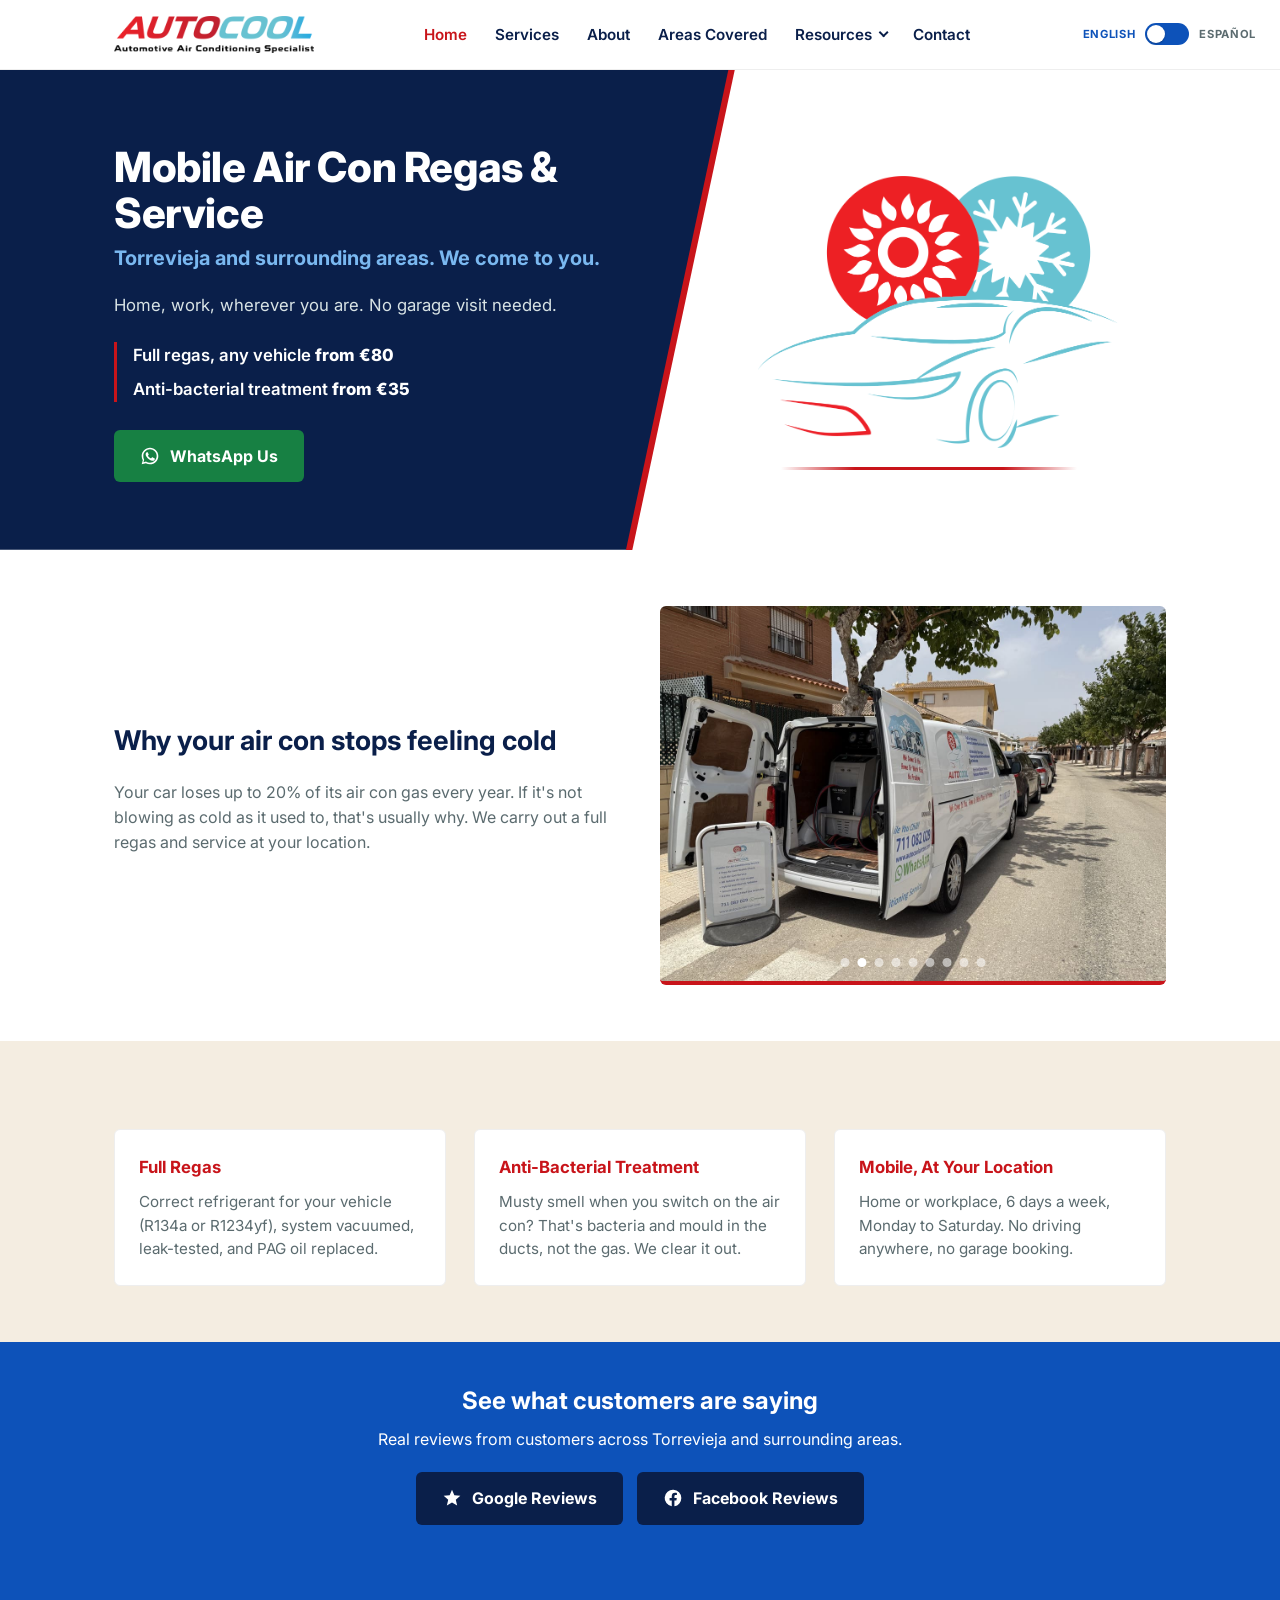
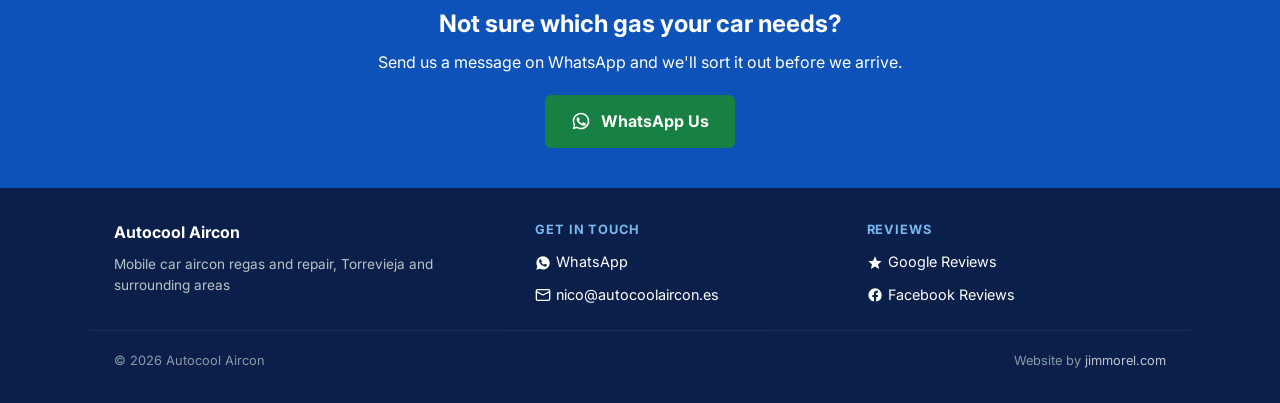
<file: index.html>
<!doctype html>
<html lang="en">
	<head>
		<meta charset="UTF-8" />
		<meta name="viewport" content="width=device-width, initial-scale=1.0" />
		<link rel="icon" href="assets/img/favicon/favicon.ico" sizes="any">
		<link rel="icon" href="assets/img/favicon/favicon-32x32.png" type="image/png" sizes="32x32">
		<link rel="icon" href="assets/img/favicon/favicon-16x16.png" type="image/png" sizes="16x16">
		<link rel="apple-touch-icon" href="assets/img/favicon/apple-touch-icon.png">
		<title>
			Mobile Air Con Regas &amp; Service in Torrevieja | Autocool Aircon
		</title>
		<meta
			name="description"
			content="Mobile car air conditioning regas and service in Torrevieja and surrounding areas. We come to you, home or workplace. WhatsApp Autocool Aircon today."
		/>
		<meta property="og:type" content="website">
		<meta property="og:url" content="https://autocoolaircon.es/">
		<meta property="og:title" content="Mobile Air Con Regas &amp; Service in Torrevieja | Autocool Aircon">
		<meta property="og:description" content="Mobile car air conditioning regas and service in Torrevieja and surrounding areas. We come to you, home or workplace. WhatsApp Autocool Aircon today.">
		<meta property="og:image" content="https://autocoolaircon.es/assets/img/autocool-nico-with-van.jpg">
		<meta property="og:locale" content="en_ES">
		<meta property="fb:app_id" content="2086095632289372">
		<meta name="facebook-domain-verification" content="1pw8xvr8mnqrois6jhisk7rmgft6io" />
		<meta name="twitter:card" content="summary_large_image">
		<meta name="twitter:title" content="Mobile Air Con Regas &amp; Service in Torrevieja | Autocool Aircon">
		<meta name="twitter:description" content="Mobile car air conditioning regas and service in Torrevieja and surrounding areas. We come to you, home or workplace. WhatsApp Autocool Aircon today.">
		<meta name="twitter:image" content="https://autocoolaircon.es/assets/img/autocool-nico-with-van.jpg">
		<link rel="canonical" href="https://autocoolaircon.es/index.html" />
		<link rel="alternate" hreflang="en" href="https://autocoolaircon.es/index.html" />
		<link rel="alternate" hreflang="es" href="https://autocoolaircon.es/es/index.html" />
		<link rel="alternate" hreflang="x-default" href="https://autocoolaircon.es/index.html" />
		<link rel="preconnect" href="https://fonts.googleapis.com" />
		<link rel="preconnect" href="https://fonts.gstatic.com" crossorigin />
		<link
			href="https://fonts.googleapis.com/css2?family=Inter:wght@400;600;700;800&display=swap"
			rel="stylesheet"
		/>
		<link rel="stylesheet" href="assets/css/style.css" />
		<noscript><style>
			@media (max-width: 760px) {
				nav.main-nav { max-height: none !important; overflow: visible !important; position: static !important; }
				.nav-toggle { display: none !important; }
				.nav-dropdown-menu { display: block !important; position: static !important; box-shadow: none !important; }
			}
		</style></noscript>
	</head>
	<body>
		<header class="site-header">
			<div class="container">
				<a href="./" class="logo-mark">
					<img
						src="assets/img/logo/autocool-wordmark.png"
						alt="Autocool Aircon: Automotive Air Conditioning Specialist"
						class="logo-img"
						width="1000" height="184"
					/>
				</a>
				<nav class="main-nav" id="main-nav">
					<ul>
						<li><a href="index.html" class="active">Home</a></li>
						<li><a href="services.html">Services</a></li>
						<li><a href="about.html">About</a></li>
						<li><a href="areas.html">Areas Covered</a></li>
						<li class="nav-item-dropdown">
							<button class="nav-dropdown-toggle" type="button" aria-haspopup="true" aria-expanded="false">
								Resources
								<span class="nav-dropdown-caret" aria-hidden="true"></span>
							</button>
							<ul class="nav-dropdown-menu">
								<li><a href="faq.html">FAQ</a></li>
							</ul>
						</li>
						<li><a href="contact.html">Contact</a></li>
					</ul>
				</nav>
				<div class="lang-toggle">
					<a
						class="lang-toggle-link"
						href="es/index.html"
						aria-label="Switch to Spanish"
					>
						<span class="lang-toggle-label" data-lang="en">ENGLISH</span>
						<span class="lang-toggle-switch"
							><span class="lang-toggle-handle"></span
						></span>
						<span class="lang-toggle-label" data-lang="es">ESPAÑOL</span>
					</a>
					<div class="lang-switcher-mobile">
						<a class="lang-switcher-label" data-lang="en" href="index.html">EN</a>
						<span class="lang-sep" aria-hidden="true">/</span>
						<a class="lang-switcher-label" data-lang="es" href="es/index.html">ES</a>
					</div>
				</div>
				<button class="nav-toggle" aria-expanded="false" aria-label="Open navigation" aria-controls="main-nav">
					<span class="nav-toggle-bar"></span>
					<span class="nav-toggle-bar"></span>
					<span class="nav-toggle-bar"></span>
				</button>
			</div>
		</header>

		<section class="hero">
			<div class="container">
				<div>
					<h1>Mobile Air Con Regas &amp; Service</h1>
					<p class="hero-location">
						Torrevieja and surrounding areas. We come to you.
					</p>
					<p class="lede">
						Home, work, wherever you are. No garage visit needed.
					</p>
					<div class="hero-offer">
						<span class="hero-offer-line"
							>Full regas, any vehicle
							<span class="amount">from €80</span></span
						>
						<span class="hero-offer-line"
							>Anti-bacterial treatment
							<span class="amount">from €35</span></span
						>
					</div>
					<a
						class="btn-whatsapp"
						href="https://wa.me/34711082029"
						target="_blank"
						rel="noopener"
						><svg viewBox="0 0 24 24" fill="currentColor" aria-hidden="true">
							<path
								d="M12 2C6.48 2 2 6.48 2 12c0 1.85.5 3.58 1.36 5.07L2 22l5.07-1.33A9.93 9.93 0 0 0 12 22c5.52 0 10-4.48 10-10S17.52 2 12 2zm0 18c-1.6 0-3.1-.43-4.4-1.18l-.32-.18-3.1.81.83-3.02-.2-.32A7.9 7.9 0 0 1 4 12c0-4.42 3.58-8 8-8s8 3.58 8 8-3.58 8-8 8zm4.4-5.6c-.24-.12-1.43-.7-1.65-.78-.22-.08-.38-.12-.54.12-.16.24-.62.78-.76.94-.14.16-.28.18-.52.06-.24-.12-1.02-.38-1.94-1.2-.72-.64-1.2-1.43-1.34-1.67-.14-.24-.02-.37.1-.49.12-.12.27-.31.4-.47.13-.16.17-.27.27-.45.1-.18.05-.33-.02-.45-.07-.12-.6-1.45-.82-1.99-.22-.53-.44-.46-.6-.47-.16-.01-.34-.01-.52-.01-.18 0-.47.07-.72.32-.25.25-.96.94-.96 2.29 0 1.35.98 2.65 1.12 2.83.14.18 1.92 2.93 4.65 4 2.73 1.07 2.73.71 3.22.67.49-.04 1.59-.65 1.81-1.28.22-.63.22-1.17.16-1.28-.06-.11-.24-.18-.48-.3z"
							/></svg>WhatsApp Us</a
					>
				</div>
				<div class="hero-icon-panel">
					<img src="assets/img/logo/autocool-icon.png" alt="Autocool Aircon" />
				</div>
			</div>
		</section>

		<section class="block fade-in">
			<div class="container split">
				<div>
					<h2>Why your air con stops feeling cold</h2>
					<p class="muted-text">
						Your car loses up to 20% of its air con gas every year. If it's not
						blowing as cold as it used to, that's usually why. We carry out a
						full regas and service at your location.
					</p>
				</div>
				<div class="fade-slideshow">
					<img
						src="assets/img/autocool-nico-with-van.jpg"
						alt="Nico from Autocool Aircon beside the mobile air con service van"
						class="fade-slide is-active"
						loading="lazy"
					/>
					<img
						src="assets/img/autocool-van-service-open.jpg"
						alt="Autocool Aircon service van with the rear doors open, equipment ready"
						class="fade-slide"
						loading="lazy"
					/>
					<img
						src="assets/img/autocool-aircon-equipment-detail.jpg"
						alt="Autocool refrigerant recovery and recharge units used for the vacuum and regas process"
						class="fade-slide"
						loading="lazy"
					/>
					<img
						src="assets/img/contact-van-roadside.jpg"
						alt="Autocool Aircon van providing a roadside mobile air con service"
						class="fade-slide"
						loading="lazy"
					/>
					<img
						src="assets/img/van-side.jpg"
						alt="Autocool Aircon service van parked at the roadside"
						class="fade-slide"
						loading="lazy"
					/>
					<img
						src="assets/img/gas-in-progress_1.jpg"
						alt="Air con regas hoses connected under the bonnet during a service"
						class="fade-slide"
						loading="lazy"
					/>
					<img
						src="assets/img/gas-in-progress_2.jpg"
						alt="Air con regas hoses connected to a car engine bay during a service"
						class="fade-slide"
						loading="lazy"
					/>
					<img
						src="assets/img/van-onsite-service.jpeg"
						alt="Autocool Aircon van and a customer's car parked side by side during an onsite service"
						class="fade-slide"
						loading="lazy"
					/>
					<img
						src="assets/img/gas-in-progress_3.jpg"
						alt="Air con regas hoses connected under the bonnet of a sports car during a service"
						class="fade-slide"
						loading="lazy"
					/>
					<div class="fade-slideshow-dots">
						<button type="button" class="fade-slideshow-dot is-active" aria-label="Show image 1"></button>
						<button type="button" class="fade-slideshow-dot" aria-label="Show image 2"></button>
						<button type="button" class="fade-slideshow-dot" aria-label="Show image 3"></button>
						<button type="button" class="fade-slideshow-dot" aria-label="Show image 4"></button>
						<button type="button" class="fade-slideshow-dot" aria-label="Show image 5"></button>
						<button type="button" class="fade-slideshow-dot" aria-label="Show image 6"></button>
						<button type="button" class="fade-slideshow-dot" aria-label="Show image 7"></button>
						<button type="button" class="fade-slideshow-dot" aria-label="Show image 8"></button>
						<button type="button" class="fade-slideshow-dot" aria-label="Show image 9"></button>
					</div>
				</div>
			</div>
		</section>

		<section class="block alt fade-in">
			<div class="container">
				<div class="grid-3">
					<div class="card">
						<h3>Full Regas</h3>
						<p>
							Correct refrigerant for your vehicle (R134a or R1234yf), system
							vacuumed, leak-tested, and PAG oil replaced.
						</p>
					</div>
					<div class="card">
						<h3>Anti-Bacterial Treatment</h3>
						<p>
							Musty smell when you switch on the air con? That's bacteria and
							mould in the ducts, not the gas. We clear it out.
						</p>
					</div>
					<div class="card">
						<h3>Mobile, At Your Location</h3>
						<p>
							Home or workplace, 6 days a week, Monday to Saturday. No driving
							anywhere, no garage booking.
						</p>
					</div>
				</div>
			</div>
		</section>

		<section class="cta-band fade-in">
			<div class="container">
				<h2>See what customers are saying</h2>
				<p>Real reviews from customers across Torrevieja and surrounding areas.</p>
				<div class="hero-cta-row justify-center">
					<a
						class="btn-primary"
						href="https://g.page/r/CTNVt-OQogbFEBM/review"
						target="_blank"
						rel="noopener"
						><svg viewBox="0 0 24 24" fill="currentColor" aria-hidden="true"><path d="M12 17.27 18.18 21l-1.64-7.03L22 9.24l-7.19-.61L12 2 9.19 8.63 2 9.24l5.46 4.73L5.82 21z" /></svg
						>Google Reviews</a
					>
					<a
						class="btn-primary"
						href="https://www.facebook.com/autocoolaircon/reviews"
						target="_blank"
						rel="noopener"
						><svg viewBox="0 0 24 24" fill="currentColor" aria-hidden="true"><path d="M22 12a10 10 0 1 0-11.5 9.87v-6.98H7.9V12h2.6V9.8c0-2.57 1.53-3.99 3.87-3.99 1.12 0 2.3.2 2.3.2v2.53h-1.3c-1.28 0-1.68.8-1.68 1.62V12h2.86l-.46 2.89h-2.4v6.98A10 10 0 0 0 22 12z" /></svg
						>Facebook Reviews</a
					>
				</div>
			</div>
		</section>

		<section class="cta-band">
			<div class="container">
				<h2>Not sure which gas your car needs?</h2>
				<p>
					Send us a message on WhatsApp and we'll sort it out before we arrive.
				</p>
				<a
					class="btn-whatsapp"
					href="https://wa.me/34711082029"
					target="_blank"
					rel="noopener"
					><svg viewBox="0 0 24 24" fill="currentColor" aria-hidden="true">
						<path
							d="M12 2C6.48 2 2 6.48 2 12c0 1.85.5 3.58 1.36 5.07L2 22l5.07-1.33A9.93 9.93 0 0 0 12 22c5.52 0 10-4.48 10-10S17.52 2 12 2zm0 18c-1.6 0-3.1-.43-4.4-1.18l-.32-.18-3.1.81.83-3.02-.2-.32A7.9 7.9 0 0 1 4 12c0-4.42 3.58-8 8-8s8 3.58 8 8-3.58 8-8 8zm4.4-5.6c-.24-.12-1.43-.7-1.65-.78-.22-.08-.38-.12-.54.12-.16.24-.62.78-.76.94-.14.16-.28.18-.52.06-.24-.12-1.02-.38-1.94-1.2-.72-.64-1.2-1.43-1.34-1.67-.14-.24-.02-.37.1-.49.12-.12.27-.31.4-.47.13-.16.17-.27.27-.45.1-.18.05-.33-.02-.45-.07-.12-.6-1.45-.82-1.99-.22-.53-.44-.46-.6-.47-.16-.01-.34-.01-.52-.01-.18 0-.47.07-.72.32-.25.25-.96.94-.96 2.29 0 1.35.98 2.65 1.12 2.83.14.18 1.92 2.93 4.65 4 2.73 1.07 2.73.71 3.22.67.49-.04 1.59-.65 1.81-1.28.22-.63.22-1.17.16-1.28-.06-.11-.24-.18-.48-.3z"
						/></svg>WhatsApp Us</a
				>
			</div>
		</section>

		<footer class="site-footer">
			<div class="container footer-columns">
				<div class="footer-col footer-brand">
					<p class="footer-brand-name">Autocool Aircon</p>
					<p class="footer-tagline">Mobile car aircon regas and repair, Torrevieja and surrounding areas</p>
				</div>
				<div class="footer-col">
					<p class="footer-col-heading">Get in touch</p>
					<a href="https://wa.me/34711082029" target="_blank" rel="noopener" class="footer-link"><svg aria-hidden="true" width="16" height="16" viewBox="0 0 24 24" fill="currentColor"><path d="M12.04 2C6.58 2 2.13 6.45 2.13 11.91c0 1.75.46 3.48 1.32 5.01L2 22l5.25-1.38c1.47.8 3.13 1.22 4.79 1.22h.01c5.46 0 9.91-4.45 9.91-9.91C21.96 6.45 17.5 2 12.04 2zm5.83 14.02c-.24.68-1.42 1.3-1.96 1.35-.5.05-1.13.07-1.83-.11-.42-.11-.96-.3-1.65-.6-2.9-1.25-4.79-4.17-4.94-4.36-.14-.19-1.18-1.57-1.18-3 0-1.42.75-2.12 1.02-2.41.27-.29.58-.36.78-.36.19 0 .39 0 .55.01.18.01.42-.07.65.5.24.58.82 2 .89 2.15.07.15.12.32.02.51-.09.19-.14.31-.27.48-.14.16-.29.36-.41.49-.14.14-.28.29-.12.57.16.28.71 1.17 1.52 1.9 1.05.94 1.93 1.23 2.21 1.37.28.14.44.12.61-.07.16-.19.68-.79.87-1.06.18-.27.37-.22.61-.13.25.09 1.58.75 1.85.88.27.14.45.2.51.32.06.11.06.66-.18 1.35z"/></svg>WhatsApp</a>
					<a href="mailto:nico@autocoolaircon.es" class="footer-link"><svg aria-hidden="true" width="16" height="16" viewBox="0 0 24 24" fill="none" stroke="currentColor" stroke-width="2" stroke-linecap="round" stroke-linejoin="round"><rect x="2" y="4" width="20" height="16" rx="2"/><path d="m22 7-10 5L2 7"/></svg>nico@autocoolaircon.es</a>
				</div>
				<div class="footer-col">
					<p class="footer-col-heading">Reviews</p>
					<a href="https://g.page/r/CTNVt-OQogbFEBM/review" target="_blank" rel="noopener" class="footer-link"><svg aria-hidden="true" width="16" height="16" viewBox="0 0 24 24" fill="currentColor"><path d="M12 17.27 18.18 21l-1.64-7.03L22 9.24l-7.19-.61L12 2 9.19 8.63 2 9.24l5.46 4.73L5.82 21z"/></svg>Google Reviews</a>
					<a href="https://www.facebook.com/autocoolaircon/reviews" target="_blank" rel="noopener" class="footer-link"><svg aria-hidden="true" width="16" height="16" viewBox="0 0 24 24" fill="currentColor"><path d="M22 12a10 10 0 1 0-11.5 9.87v-6.98H7.9V12h2.6V9.8c0-2.57 1.53-3.99 3.87-3.99 1.12 0 2.3.2 2.3.2v2.53h-1.3c-1.28 0-1.68.8-1.68 1.62V12h2.86l-.46 2.89h-2.4v6.98A10 10 0 0 0 22 12z"/></svg>Facebook Reviews</a>
				</div>
			</div>
			<div class="container footer-bottom">
				<span>&copy; 2026 Autocool Aircon</span>
				<span>Website by <a href="https://jimmorel.com" target="_blank" rel="noopener">jimmorel.com</a></span>
			</div>
		</footer>

		<script src="assets/js/scroll-fade.js"></script>
		<script src="assets/js/sticky-header.js"></script>
		<script src="assets/js/lang-switch.js"></script>
		<script src="assets/js/nav-toggle.js"></script>
		<script src="assets/js/fade-slideshow.js"></script>
	</body>
</html>
</file>
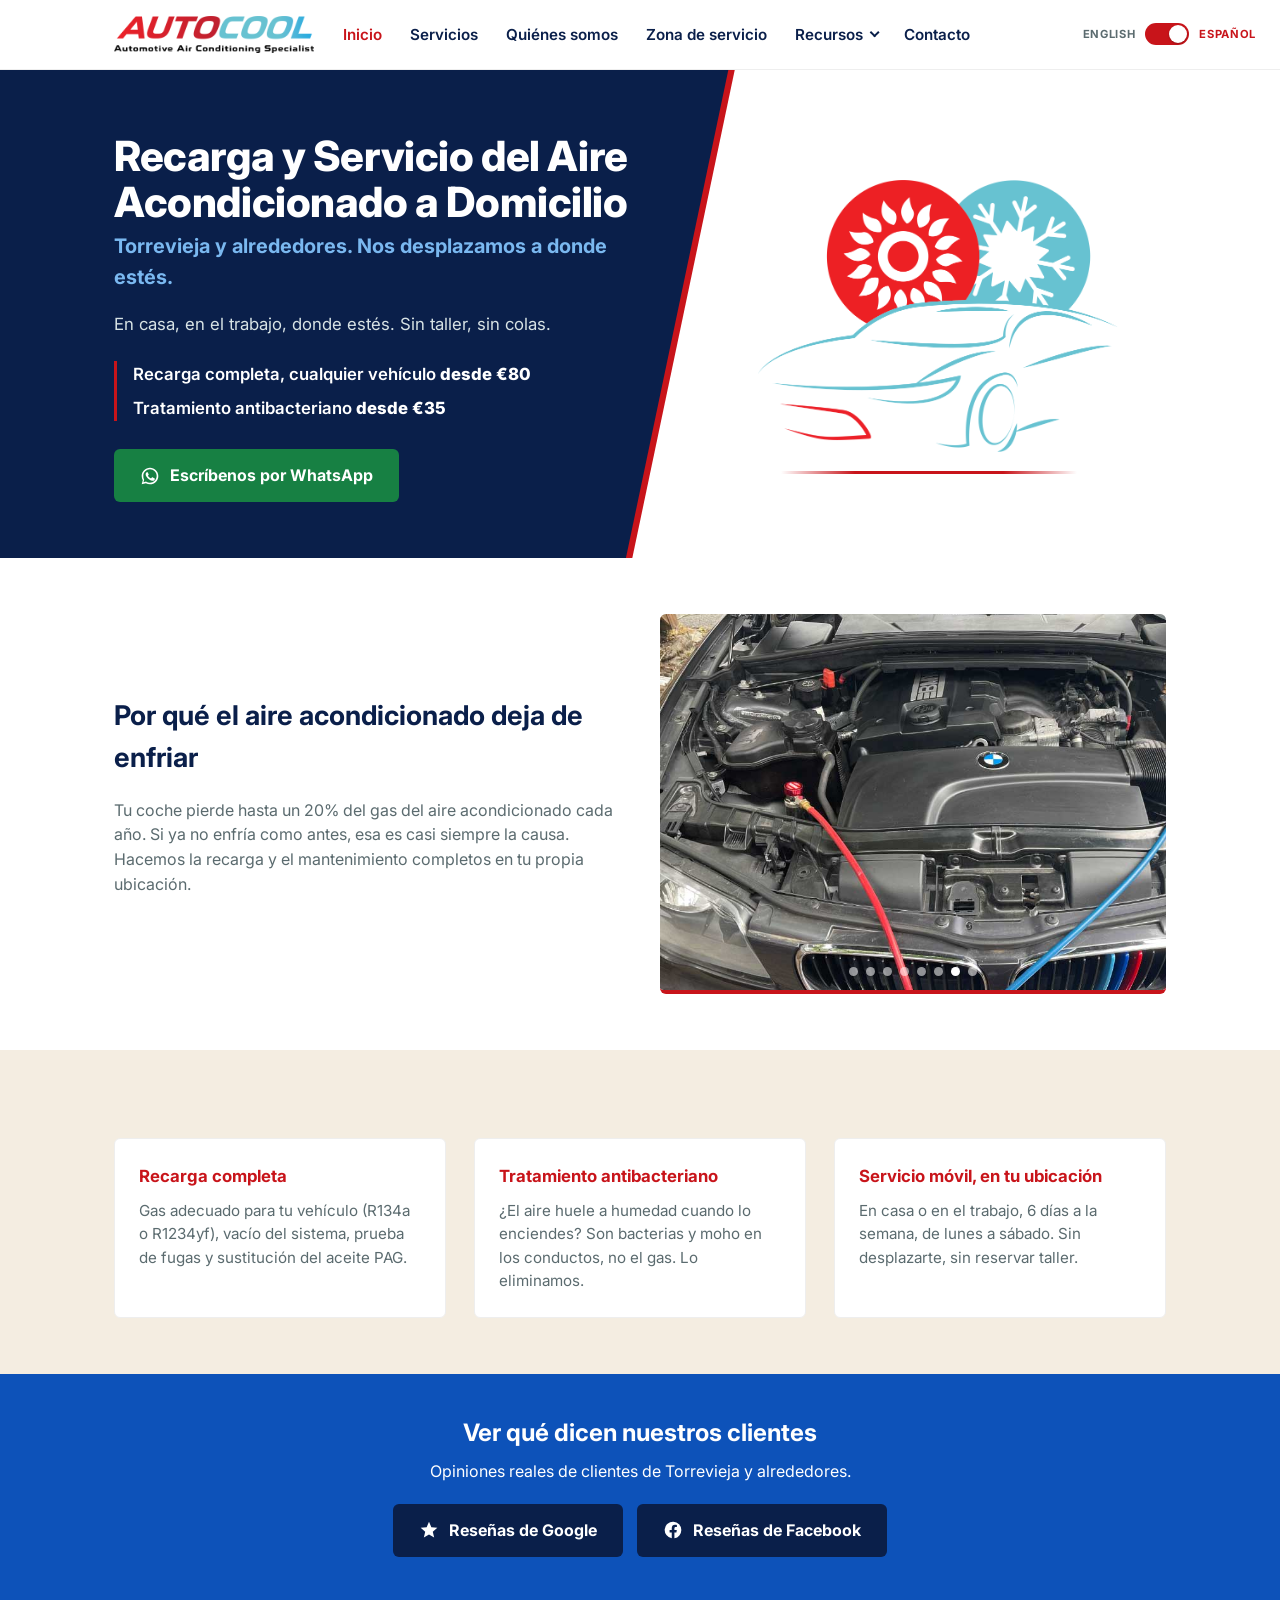
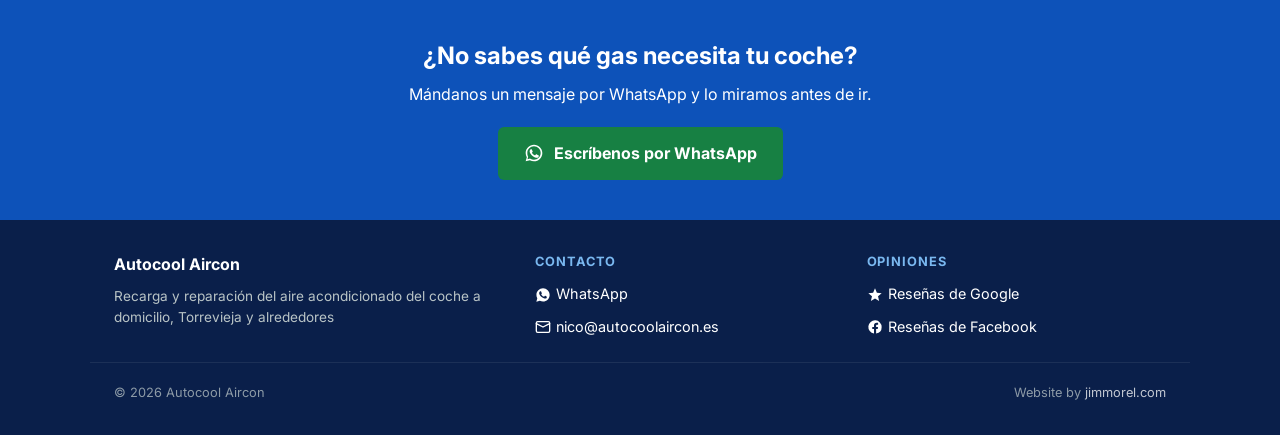
<file: es/index.html>
<!doctype html>
<html lang="es">
	<head>
		<meta charset="UTF-8" />
		<meta name="viewport" content="width=device-width, initial-scale=1.0" />
		<link rel="icon" href="../assets/img/favicon/favicon.ico" sizes="any">
		<link rel="icon" href="../assets/img/favicon/favicon-32x32.png" type="image/png" sizes="32x32">
		<link rel="icon" href="../assets/img/favicon/favicon-16x16.png" type="image/png" sizes="16x16">
		<link rel="apple-touch-icon" href="../assets/img/favicon/apple-touch-icon.png">
		<title>
			Recarga del Aire Acondicionado a Domicilio en Torrevieja | Autocool Aircon
		</title>
		<meta
			name="description"
			content="Recarga y servicio del aire acondicionado del coche a domicilio en Torrevieja y alrededores. Nos desplazamos a tu casa o trabajo. Escribe a Autocool Aircon por WhatsApp."
		/>
		<meta property="og:type" content="website">
		<meta property="og:url" content="https://autocoolaircon.es/es/">
		<meta property="og:title" content="Recarga del Aire Acondicionado a Domicilio en Torrevieja | Autocool Aircon">
		<meta property="og:description" content="Recarga y servicio del aire acondicionado del coche a domicilio en Torrevieja y alrededores. Nos desplazamos a tu casa o trabajo. Escribe a Autocool Aircon por WhatsApp.">
		<meta property="og:image" content="https://autocoolaircon.es/assets/img/autocool-nico-with-van.jpg">
		<meta property="fb:app_id" content="2086095632289372">
		<meta property="og:locale" content="es_ES">
		<meta name="twitter:card" content="summary_large_image">
		<meta name="twitter:title" content="Recarga del Aire Acondicionado a Domicilio en Torrevieja | Autocool Aircon">
		<meta name="twitter:description" content="Recarga y servicio del aire acondicionado del coche a domicilio en Torrevieja y alrededores. Nos desplazamos a tu casa o trabajo.">
		<meta name="twitter:image" content="https://autocoolaircon.es/assets/img/autocool-nico-with-van.jpg">
		<link rel="canonical" href="https://autocoolaircon.es/es/index.html" />
		<link rel="alternate" hreflang="en" href="https://autocoolaircon.es/index.html" />
		<link rel="alternate" hreflang="es" href="https://autocoolaircon.es/es/index.html" />
		<link rel="alternate" hreflang="x-default" href="https://autocoolaircon.es/index.html" />
		<link rel="preconnect" href="https://fonts.googleapis.com" />
		<link rel="preconnect" href="https://fonts.gstatic.com" crossorigin />
		<link
			href="https://fonts.googleapis.com/css2?family=Inter:wght@400;600;700;800&display=swap"
			rel="stylesheet"
		/>
		<link rel="stylesheet" href="../assets/css/style.css" />
		<noscript><style>
			@media (max-width: 760px) {
				nav.main-nav { max-height: none !important; overflow: visible !important; position: static !important; }
				.nav-toggle { display: none !important; }
				.nav-dropdown-menu { display: block !important; position: static !important; box-shadow: none !important; }
			}
		</style></noscript>
	</head>
	<body>
		<header class="site-header">
			<div class="container">
				<a href="./" class="logo-mark">
					<img
						src="../assets/img/logo/autocool-wordmark.png"
						alt="Autocool Aircon: Especialista en Aire Acondicionado de Automoción"
						class="logo-img"
						width="1000" height="184"
					/>
				</a>
				<nav class="main-nav" id="main-nav">
					<ul>
						<li><a href="index.html" class="active">Inicio</a></li>
						<li><a href="services.html">Servicios</a></li>
						<li><a href="about.html">Quiénes somos</a></li>
						<li><a href="areas.html">Zona de servicio</a></li>
						<li class="nav-item-dropdown">
							<button class="nav-dropdown-toggle" type="button" aria-haspopup="true" aria-expanded="false">
								Recursos
								<span class="nav-dropdown-caret" aria-hidden="true"></span>
							</button>
							<ul class="nav-dropdown-menu">
								<li><a href="faq.html">FAQ</a></li>
							</ul>
						</li>
						<li><a href="contact.html">Contacto</a></li>
					</ul>
				</nav>
				<div class="lang-toggle">
					<a
						class="lang-toggle-link"
						href="../index.html"
						aria-label="Cambiar a inglés"
					>
						<span class="lang-toggle-label" data-lang="en">ENGLISH</span>
						<span class="lang-toggle-switch"
							><span class="lang-toggle-handle"></span
						></span>
						<span class="lang-toggle-label" data-lang="es">ESPAÑOL</span>
					</a>
					<div class="lang-switcher-mobile">
						<a class="lang-switcher-label" data-lang="en" href="../index.html">EN</a>
						<span class="lang-sep" aria-hidden="true">/</span>
						<a class="lang-switcher-label" data-lang="es" href="index.html">ES</a>
					</div>
				</div>
				<button class="nav-toggle" aria-expanded="false" aria-label="Abrir navegación" aria-controls="main-nav">
					<span class="nav-toggle-bar"></span>
					<span class="nav-toggle-bar"></span>
					<span class="nav-toggle-bar"></span>
				</button>
			</div>
		</header>

		<section class="hero">
			<div class="container">
				<div>
					<h1>Recarga y Servicio del Aire Acondicionado a Domicilio</h1>
					<p class="hero-location">
						Torrevieja y alrededores. Nos desplazamos a donde estés.
					</p>
					<p class="lede">
						En casa, en el trabajo, donde estés. Sin taller, sin colas.
					</p>
					<div class="hero-offer">
						<span class="hero-offer-line"
							>Recarga completa, cualquier vehículo
							<span class="amount">desde €80</span></span
						>
						<span class="hero-offer-line"
							>Tratamiento antibacteriano
							<span class="amount">desde €35</span></span
						>
					</div>
					<a
						class="btn-whatsapp"
						href="https://wa.me/34711082029"
						target="_blank"
						rel="noopener"
						><svg viewBox="0 0 24 24" fill="currentColor" aria-hidden="true"><path d="M12 2C6.48 2 2 6.48 2 12c0 1.85.5 3.58 1.36 5.07L2 22l5.07-1.33A9.93 9.93 0 0 0 12 22c5.52 0 10-4.48 10-10S17.52 2 12 2zm0 18c-1.6 0-3.1-.43-4.4-1.18l-.32-.18-3.1.81.83-3.02-.2-.32A7.9 7.9 0 0 1 4 12c0-4.42 3.58-8 8-8s8 3.58 8 8-3.58 8-8 8zm4.4-5.6c-.24-.12-1.43-.7-1.65-.78-.22-.08-.38-.12-.54.12-.16.24-.62.78-.76.94-.14.16-.28.18-.52.06-.24-.12-1.02-.38-1.94-1.2-.72-.64-1.2-1.43-1.34-1.67-.14-.24-.02-.37.1-.49.12-.12.27-.31.4-.47.13-.16.17-.27.27-.45.1-.18.05-.33-.02-.45-.07-.12-.6-1.45-.82-1.99-.22-.53-.44-.46-.6-.47-.16-.01-.34-.01-.52-.01-.18 0-.47.07-.72.32-.25.25-.96.94-.96 2.29 0 1.35.98 2.65 1.12 2.83.14.18 1.92 2.93 4.65 4 2.73 1.07 2.73.71 3.22.67.49-.04 1.59-.65 1.81-1.28.22-.63.22-1.17.16-1.28-.06-.11-.24-.18-.48-.3z" /></svg>Escríbenos por WhatsApp</a
					>
				</div>
				<div class="hero-icon-panel">
					<img src="../assets/img/logo/autocool-icon.png" alt="Autocool Aircon" />
				</div>
			</div>
		</section>

		<section class="block fade-in">
			<div class="container split">
				<div>
					<h2>Por qué el aire acondicionado deja de enfriar</h2>
					<p class="muted-text">
						Tu coche pierde hasta un 20% del gas del aire acondicionado cada año.
						Si ya no enfría como antes, esa es casi siempre la causa. Hacemos la
						recarga y el mantenimiento completos en tu propia ubicación.
					</p>
				</div>
				<div class="fade-slideshow">
					<img
						src="../assets/img/autocool-nico-with-van.jpg"
						alt="Nico de Autocool Aircon junto a la furgoneta de servicio móvil de aire acondicionado"
						class="fade-slide is-active"
						loading="lazy"
					/>
					<img
						src="../assets/img/autocool-van-service-open.jpg"
						alt="Furgoneta de Autocool Aircon con las puertas traseras abiertas, equipo listo"
						class="fade-slide"
						loading="lazy"
					/>
					<img
						src="../assets/img/autocool-aircon-equipment-detail.jpg"
						alt="Unidades de recuperación y recarga de refrigerante de Autocool usadas en el proceso de vacío y recarga"
						class="fade-slide"
						loading="lazy"
					/>
					<img
						src="../assets/img/contact-van-roadside.jpg"
						alt="Furgoneta de Autocool Aircon realizando un servicio móvil de aire acondicionado"
						class="fade-slide"
						loading="lazy"
					/>
					<img
						src="../assets/img/van-side.jpg"
						alt="Furgoneta de servicio de Autocool Aircon aparcada en la calle"
						class="fade-slide"
						loading="lazy"
					/>
					<img
						src="../assets/img/gas-in-progress_1.jpg"
						alt="Mangueras de recarga de aire acondicionado conectadas bajo el capó durante un servicio"
						class="fade-slide"
						loading="lazy"
					/>
					<img
						src="../assets/img/gas-in-progress_2.jpg"
						alt="Mangueras de recarga de aire acondicionado conectadas al motor de un coche durante un servicio"
						class="fade-slide"
						loading="lazy"
					/>
					<img
						src="../assets/img/van-onsite-service.jpeg"
						alt="Furgoneta de Autocool Aircon y el coche de un cliente aparcados durante un servicio a domicilio"
						class="fade-slide"
						loading="lazy"
					/>
					<img
						src="../assets/img/gas-in-progress_3.jpg"
						alt="Mangueras de recarga de aire acondicionado conectadas bajo el capó de un coche deportivo durante un servicio"
						class="fade-slide"
						loading="lazy"
					/>
					<div class="fade-slideshow-dots">
						<button type="button" class="fade-slideshow-dot is-active" aria-label="Mostrar imagen 1"></button>
						<button type="button" class="fade-slideshow-dot" aria-label="Mostrar imagen 2"></button>
						<button type="button" class="fade-slideshow-dot" aria-label="Mostrar imagen 3"></button>
						<button type="button" class="fade-slideshow-dot" aria-label="Mostrar imagen 4"></button>
						<button type="button" class="fade-slideshow-dot" aria-label="Mostrar imagen 5"></button>
						<button type="button" class="fade-slideshow-dot" aria-label="Mostrar imagen 6"></button>
						<button type="button" class="fade-slideshow-dot" aria-label="Mostrar imagen 7"></button>
						<button type="button" class="fade-slideshow-dot" aria-label="Mostrar imagen 8"></button>
					</div>
				</div>
			</div>
		</section>

		<section class="block alt fade-in">
			<div class="container">
				<div class="grid-3">
					<div class="card">
						<h3>Recarga completa</h3>
						<p>
							Gas adecuado para tu vehículo (R134a o R1234yf), vacío del sistema,
							prueba de fugas y sustitución del aceite PAG.
						</p>
					</div>
					<div class="card">
						<h3>Tratamiento antibacteriano</h3>
						<p>
							¿El aire huele a humedad cuando lo enciendes? Son bacterias y moho
							en los conductos, no el gas. Lo eliminamos.
						</p>
					</div>
					<div class="card">
						<h3>Servicio móvil, en tu ubicación</h3>
						<p>
							En casa o en el trabajo, 6 días a la semana, de lunes a sábado. Sin
							desplazarte, sin reservar taller.
						</p>
					</div>
				</div>
			</div>
		</section>

		<section class="cta-band fade-in">
			<div class="container">
				<h2>Ver qué dicen nuestros clientes</h2>
				<p>Opiniones reales de clientes de Torrevieja y alrededores.</p>
				<div class="hero-cta-row justify-center">
					<a
						class="btn-primary"
						href="https://g.page/r/CTNVt-OQogbFEBM/review"
						target="_blank"
						rel="noopener"
						><svg viewBox="0 0 24 24" fill="currentColor" aria-hidden="true"><path d="M12 17.27 18.18 21l-1.64-7.03L22 9.24l-7.19-.61L12 2 9.19 8.63 2 9.24l5.46 4.73L5.82 21z" /></svg
						>Reseñas de Google</a
					>
					<a
						class="btn-primary"
						href="https://www.facebook.com/autocoolaircon/reviews"
						target="_blank"
						rel="noopener"
						><svg viewBox="0 0 24 24" fill="currentColor" aria-hidden="true"><path d="M22 12a10 10 0 1 0-11.5 9.87v-6.98H7.9V12h2.6V9.8c0-2.57 1.53-3.99 3.87-3.99 1.12 0 2.3.2 2.3.2v2.53h-1.3c-1.28 0-1.68.8-1.68 1.62V12h2.86l-.46 2.89h-2.4v6.98A10 10 0 0 0 22 12z" /></svg
						>Reseñas de Facebook</a
					>
				</div>
			</div>
		</section>

		<section class="cta-band">
			<div class="container">
				<h2>¿No sabes qué gas necesita tu coche?</h2>
				<p>
					Mándanos un mensaje por WhatsApp y lo miramos antes de ir.
				</p>
				<a
					class="btn-whatsapp"
					href="https://wa.me/34711082029"
					target="_blank"
					rel="noopener"
					><svg viewBox="0 0 24 24" fill="currentColor" aria-hidden="true"><path d="M12 2C6.48 2 2 6.48 2 12c0 1.85.5 3.58 1.36 5.07L2 22l5.07-1.33A9.93 9.93 0 0 0 12 22c5.52 0 10-4.48 10-10S17.52 2 12 2zm0 18c-1.6 0-3.1-.43-4.4-1.18l-.32-.18-3.1.81.83-3.02-.2-.32A7.9 7.9 0 0 1 4 12c0-4.42 3.58-8 8-8s8 3.58 8 8-3.58 8-8 8zm4.4-5.6c-.24-.12-1.43-.7-1.65-.78-.22-.08-.38-.12-.54.12-.16.24-.62.78-.76.94-.14.16-.28.18-.52.06-.24-.12-1.02-.38-1.94-1.2-.72-.64-1.2-1.43-1.34-1.67-.14-.24-.02-.37.1-.49.12-.12.27-.31.4-.47.13-.16.17-.27.27-.45.1-.18.05-.33-.02-.45-.07-.12-.6-1.45-.82-1.99-.22-.53-.44-.46-.6-.47-.16-.01-.34-.01-.52-.01-.18 0-.47.07-.72.32-.25.25-.96.94-.96 2.29 0 1.35.98 2.65 1.12 2.83.14.18 1.92 2.93 4.65 4 2.73 1.07 2.73.71 3.22.67.49-.04 1.59-.65 1.81-1.28.22-.63.22-1.17.16-1.28-.06-.11-.24-.18-.48-.3z" /></svg>Escríbenos por WhatsApp</a
				>
			</div>
		</section>

		<footer class="site-footer">
			<div class="container footer-columns">
				<div class="footer-col footer-brand">
					<p class="footer-brand-name">Autocool Aircon</p>
					<p class="footer-tagline">Recarga y reparación del aire acondicionado del coche a domicilio, Torrevieja y alrededores</p>
				</div>
				<div class="footer-col">
					<p class="footer-col-heading">Contacto</p>
					<a href="https://wa.me/34711082029" target="_blank" rel="noopener" class="footer-link"><svg aria-hidden="true" width="16" height="16" viewBox="0 0 24 24" fill="currentColor"><path d="M12.04 2C6.58 2 2.13 6.45 2.13 11.91c0 1.75.46 3.48 1.32 5.01L2 22l5.25-1.38c1.47.8 3.13 1.22 4.79 1.22h.01c5.46 0 9.91-4.45 9.91-9.91C21.96 6.45 17.5 2 12.04 2zm5.83 14.02c-.24.68-1.42 1.3-1.96 1.35-.5.05-1.13.07-1.83-.11-.42-.11-.96-.3-1.65-.6-2.9-1.25-4.79-4.17-4.94-4.36-.14-.19-1.18-1.57-1.18-3 0-1.42.75-2.12 1.02-2.41.27-.29.58-.36.78-.36.19 0 .39 0 .55.01.18.01.42-.07.65.5.24.58.82 2 .89 2.15.07.15.12.32.02.51-.09.19-.14.31-.27.48-.14.16-.29.36-.41.49-.14.14-.28.29-.12.57.16.28.71 1.17 1.52 1.9 1.05.94 1.93 1.23 2.21 1.37.28.14.44.12.61-.07.16-.19.68-.79.87-1.06.18-.27.37-.22.61-.13.25.09 1.58.75 1.85.88.27.14.45.2.51.32.06.11.06.66-.18 1.35z"/></svg>WhatsApp</a>
					<a href="mailto:nico@autocoolaircon.es" class="footer-link"><svg aria-hidden="true" width="16" height="16" viewBox="0 0 24 24" fill="none" stroke="currentColor" stroke-width="2" stroke-linecap="round" stroke-linejoin="round"><rect x="2" y="4" width="20" height="16" rx="2"/><path d="m22 7-10 5L2 7"/></svg>nico@autocoolaircon.es</a>
				</div>
				<div class="footer-col">
					<p class="footer-col-heading">Opiniones</p>
					<a href="https://g.page/r/CTNVt-OQogbFEBM/review" target="_blank" rel="noopener" class="footer-link"><svg aria-hidden="true" width="16" height="16" viewBox="0 0 24 24" fill="currentColor"><path d="M12 17.27 18.18 21l-1.64-7.03L22 9.24l-7.19-.61L12 2 9.19 8.63 2 9.24l5.46 4.73L5.82 21z"/></svg>Reseñas de Google</a>
					<a href="https://www.facebook.com/autocoolaircon/reviews" target="_blank" rel="noopener" class="footer-link"><svg aria-hidden="true" width="16" height="16" viewBox="0 0 24 24" fill="currentColor"><path d="M22 12a10 10 0 1 0-11.5 9.87v-6.98H7.9V12h2.6V9.8c0-2.57 1.53-3.99 3.87-3.99 1.12 0 2.3.2 2.3.2v2.53h-1.3c-1.28 0-1.68.8-1.68 1.62V12h2.86l-.46 2.89h-2.4v6.98A10 10 0 0 0 22 12z"/></svg>Reseñas de Facebook</a>
				</div>
			</div>
			<div class="container footer-bottom">
				<span>&copy; 2026 Autocool Aircon</span>
				<span>Website by <a href="https://jimmorel.com" target="_blank" rel="noopener">jimmorel.com</a></span>
			</div>
		</footer>
		<script src="../assets/js/scroll-fade.js"></script>
		<script src="../assets/js/sticky-header.js"></script>
		<script src="../assets/js/lang-switch.js"></script>
		<script src="../assets/js/nav-toggle.js"></script>
		<script src="../assets/js/fade-slideshow.js"></script>
	</body>
</html>
</file>
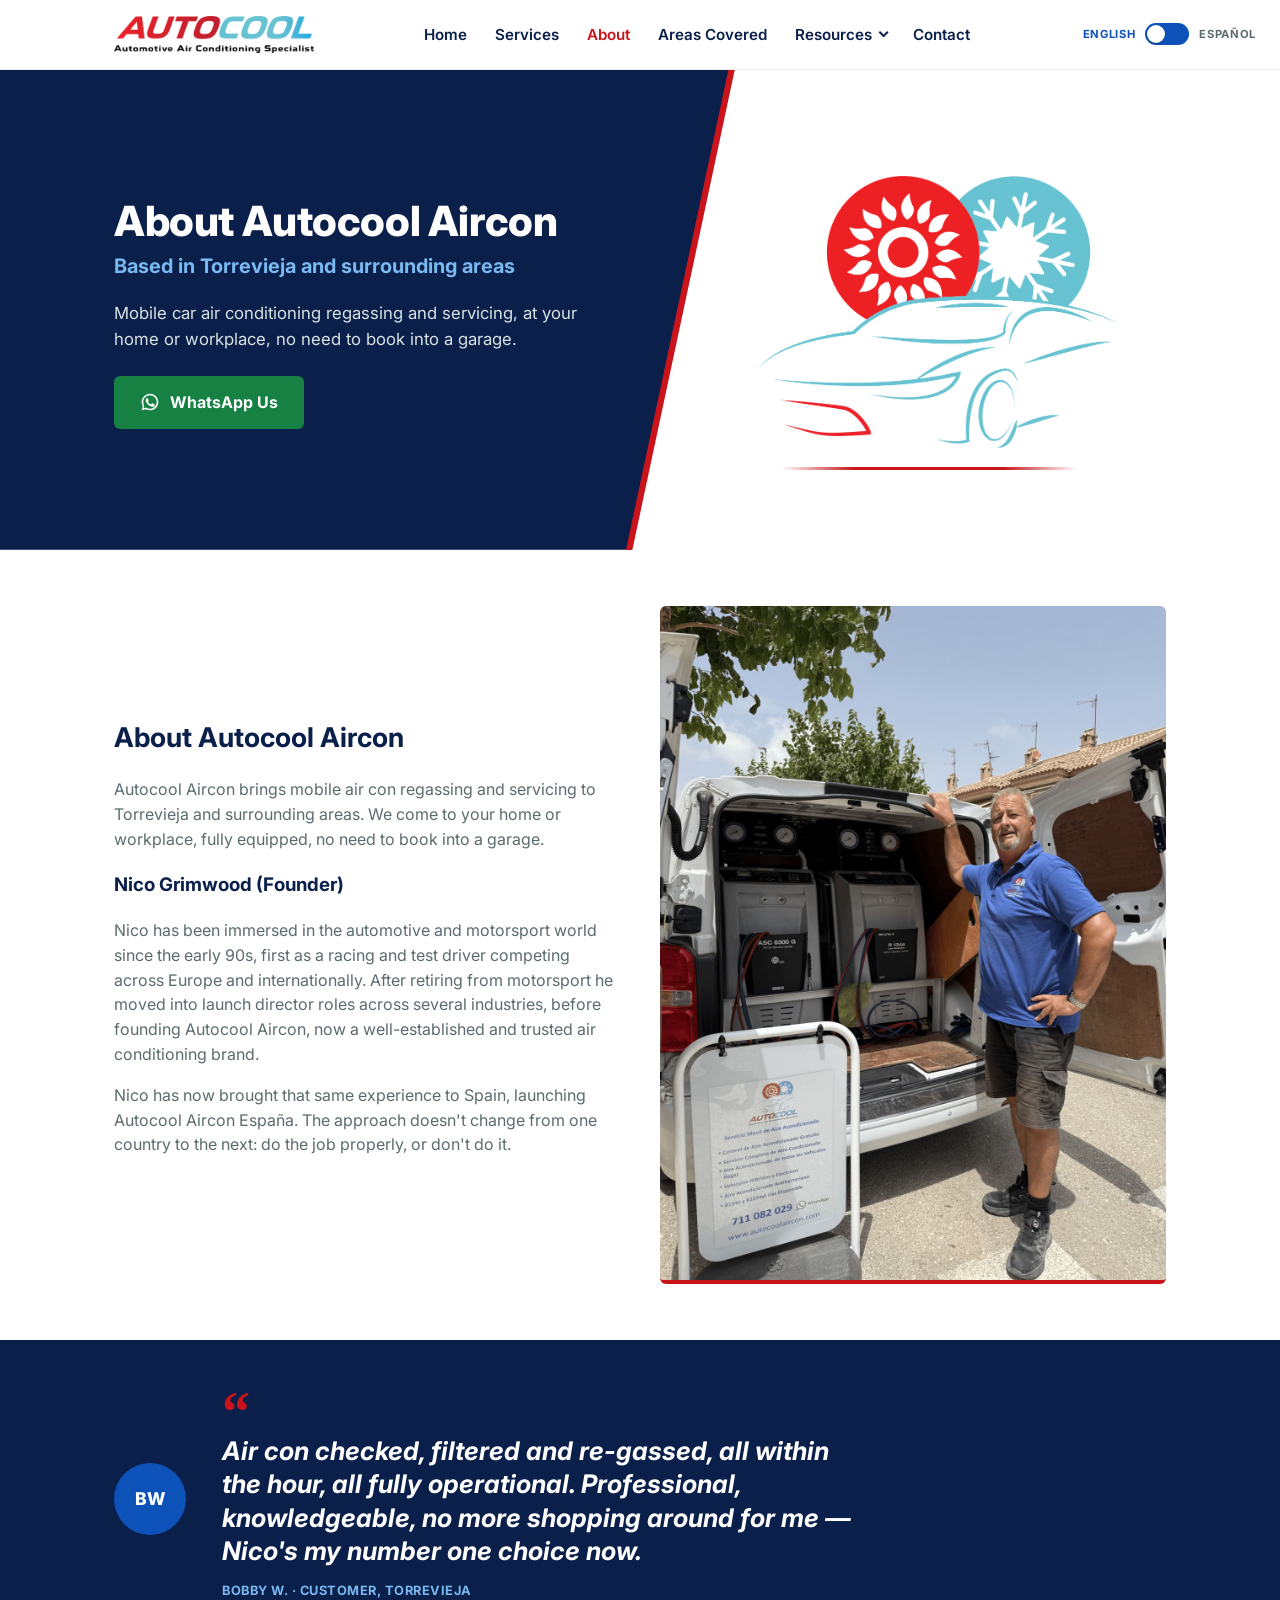
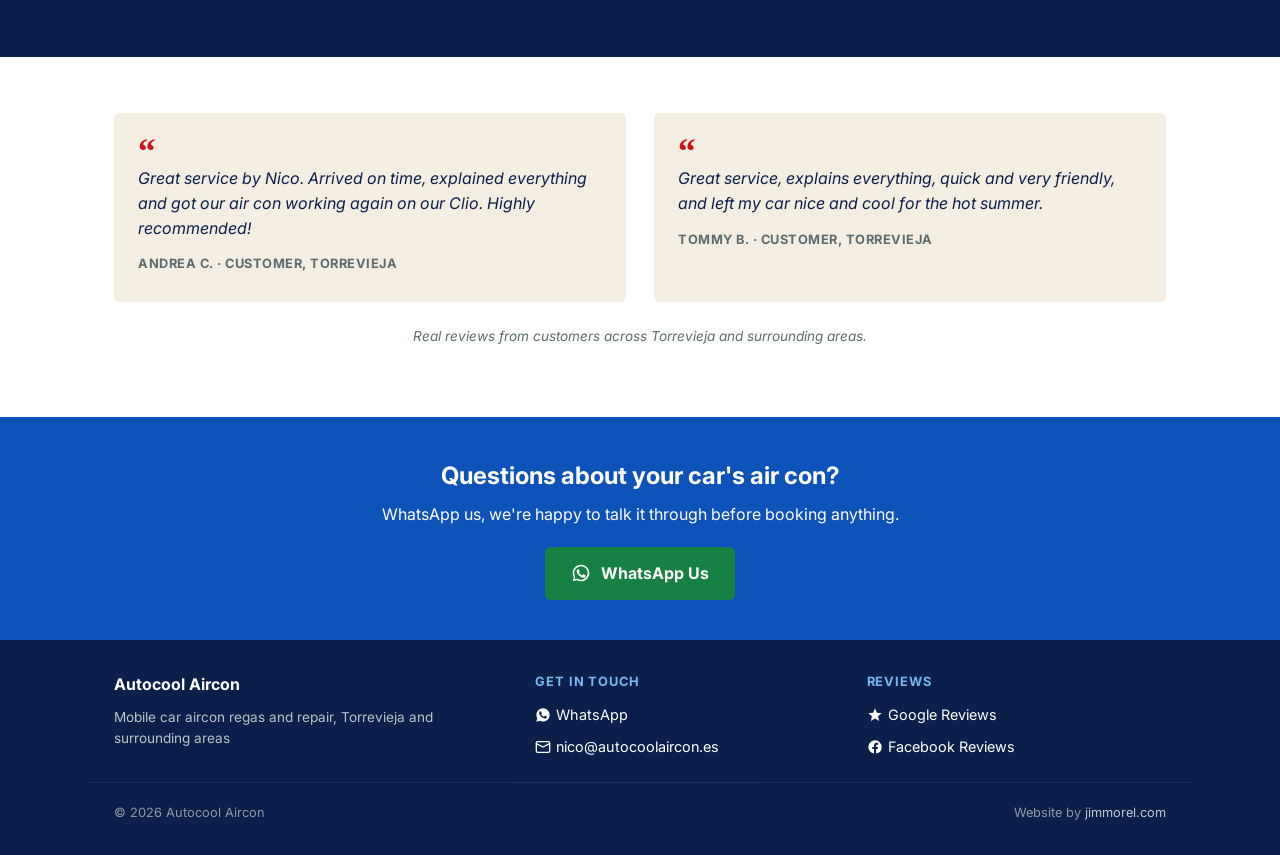
<file: about.html>
<!doctype html>
<html lang="en">
	<head>
		<meta charset="UTF-8" />
		<meta name="viewport" content="width=device-width, initial-scale=1.0" />
		<link rel="icon" href="assets/img/favicon/favicon.ico" sizes="any">
		<link rel="icon" href="assets/img/favicon/favicon-32x32.png" type="image/png" sizes="32x32">
		<link rel="icon" href="assets/img/favicon/favicon-16x16.png" type="image/png" sizes="16x16">
		<link rel="apple-touch-icon" href="assets/img/favicon/apple-touch-icon.png">
		<title>About Autocool Aircon | Mobile Air Con, Torrevieja</title>
		<meta
			name="description"
			content="Autocool Aircon brings mobile car air conditioning regassing and servicing to Torrevieja and surrounding areas. We come to your home or workplace."
		/>
		<meta property="og:type" content="website">
		<meta property="og:url" content="https://autocoolaircon.es/about.html">
		<meta property="og:title" content="About Autocool Aircon | Mobile Air Con, Torrevieja">
		<meta property="og:description" content="Autocool Aircon brings mobile car air conditioning regassing and servicing to Torrevieja and surrounding areas. We come to your home or workplace.">
		<meta property="og:image" content="https://autocoolaircon.es/assets/img/autocool-nico-equipment.jpg">
		<meta property="fb:app_id" content="2086095632289372">
		<meta property="og:locale" content="en_ES">
		<meta name="twitter:card" content="summary_large_image">
		<meta name="twitter:title" content="About Autocool Aircon | Mobile Air Con, Torrevieja">
		<meta name="twitter:description" content="Autocool Aircon brings mobile car air conditioning regassing and servicing to Torrevieja and surrounding areas. We come to your home or workplace.">
		<meta name="twitter:image" content="https://autocoolaircon.es/assets/img/autocool-nico-equipment.jpg">
		<link rel="canonical" href="https://autocoolaircon.es/about.html" />
		<link rel="alternate" hreflang="en" href="https://autocoolaircon.es/about.html" />
		<link rel="alternate" hreflang="es" href="https://autocoolaircon.es/es/about.html" />
		<link rel="alternate" hreflang="x-default" href="https://autocoolaircon.es/about.html" />
		<link rel="preconnect" href="https://fonts.googleapis.com" />
		<link rel="preconnect" href="https://fonts.gstatic.com" crossorigin />
		<link
			href="https://fonts.googleapis.com/css2?family=Inter:wght@400;600;700;800&display=swap"
			rel="stylesheet"
		/>
		<link rel="stylesheet" href="assets/css/style.css" />
		<noscript><style>
			@media (max-width: 760px) {
				nav.main-nav { max-height: none !important; overflow: visible !important; position: static !important; }
				.nav-toggle { display: none !important; }
				.nav-dropdown-menu { display: block !important; position: static !important; box-shadow: none !important; }
			}
		</style></noscript>
	</head>
	<body>
		<header class="site-header">
			<div class="container">
				<a href="./" class="logo-mark">
					<img
						src="assets/img/logo/autocool-wordmark.png"
						alt="Autocool Aircon — Automotive Air Conditioning Specialist"
						class="logo-img"
						width="1000" height="184"
					/>
				</a>
				<nav class="main-nav" id="main-nav">
					<ul>
						<li><a href="index.html">Home</a></li>
						<li><a href="services.html">Services</a></li>
						<li><a href="about.html" class="active">About</a></li>
						<li><a href="areas.html">Areas Covered</a></li>
						<li class="nav-item-dropdown">
							<button class="nav-dropdown-toggle" type="button" aria-haspopup="true" aria-expanded="false">
								Resources
								<span class="nav-dropdown-caret" aria-hidden="true"></span>
							</button>
							<ul class="nav-dropdown-menu">
								<li><a href="faq.html">FAQ</a></li>
							</ul>
						</li>
						<li><a href="contact.html">Contact</a></li>
					</ul>
				</nav>
				<div class="lang-toggle">
					<a
						class="lang-toggle-link"
						href="es/about.html"
						aria-label="Switch to Spanish"
					>
						<span class="lang-toggle-label" data-lang="en">ENGLISH</span>
						<span class="lang-toggle-switch"
							><span class="lang-toggle-handle"></span
						></span>
						<span class="lang-toggle-label" data-lang="es">ESPAÑOL</span>
					</a>
					<div class="lang-switcher-mobile">
						<a class="lang-switcher-label" data-lang="en" href="about.html">EN</a>
						<span class="lang-sep" aria-hidden="true">/</span>
						<a class="lang-switcher-label" data-lang="es" href="es/about.html">ES</a>
					</div>
				</div>
				<button class="nav-toggle" aria-expanded="false" aria-label="Open navigation" aria-controls="main-nav">
					<span class="nav-toggle-bar"></span>
					<span class="nav-toggle-bar"></span>
					<span class="nav-toggle-bar"></span>
				</button>
			</div>
		</header>

		<section class="hero">
			<div class="container">
				<div>
					<h1>About Autocool Aircon</h1>
					<p class="hero-location">Based in Torrevieja and surrounding areas</p>
					<p class="lede">
						Mobile car air conditioning regassing and servicing, at your home or
						workplace, no need to book into a garage.
					</p>
					<a
						class="btn-whatsapp"
						href="https://wa.me/34711082029"
						target="_blank"
						rel="noopener"
						><svg viewBox="0 0 24 24" fill="currentColor" aria-hidden="true">
							<path
								d="M12 2C6.48 2 2 6.48 2 12c0 1.85.5 3.58 1.36 5.07L2 22l5.07-1.33A9.93 9.93 0 0 0 12 22c5.52 0 10-4.48 10-10S17.52 2 12 2zm0 18c-1.6 0-3.1-.43-4.4-1.18l-.32-.18-3.1.81.83-3.02-.2-.32A7.9 7.9 0 0 1 4 12c0-4.42 3.58-8 8-8s8 3.58 8 8-3.58 8-8 8zm4.4-5.6c-.24-.12-1.43-.7-1.65-.78-.22-.08-.38-.12-.54.12-.16.24-.62.78-.76.94-.14.16-.28.18-.52.06-.24-.12-1.02-.38-1.94-1.2-.72-.64-1.2-1.43-1.34-1.67-.14-.24-.02-.37.1-.49.12-.12.27-.31.4-.47.13-.16.17-.27.27-.45.1-.18.05-.33-.02-.45-.07-.12-.6-1.45-.82-1.99-.22-.53-.44-.46-.6-.47-.16-.01-.34-.01-.52-.01-.18 0-.47.07-.72.32-.25.25-.96.94-.96 2.29 0 1.35.98 2.65 1.12 2.83.14.18 1.92 2.93 4.65 4 2.73 1.07 2.73.71 3.22.67.49-.04 1.59-.65 1.81-1.28.22-.63.22-1.17.16-1.28-.06-.11-.24-.18-.48-.3z"
							/></svg>WhatsApp Us</a
					>
				</div>
				<div class="hero-icon-panel">
					<img src="assets/img/logo/autocool-icon.png" alt="Autocool Aircon" />
				</div>
			</div>
		</section>

		<section class="block fade-in">
			<div class="container split">
				<div>
					<h2>About Autocool Aircon</h2>
					<p class="muted-text">
						Autocool Aircon brings mobile air con regassing and servicing to
						Torrevieja and surrounding areas. We come to your home or workplace,
						fully equipped, no need to book into a garage.
					</p>
					<h3>Nico Grimwood (Founder)</h3>
					<p class="muted-text">
						Nico has been immersed in the automotive and motorsport world since the early 90s, first as a racing and test driver competing across Europe and internationally. After retiring from motorsport he moved into launch director roles across several industries, before founding Autocool Aircon, now a well-established and trusted air conditioning brand.
					</p>
					<p class="muted-text">
						Nico has now brought that same experience to Spain, launching Autocool Aircon España. The approach doesn't change from one country to the next: do the job properly, or don't do it.
					</p>
				</div>
				<img
					src="assets/img/autocool-nico-equipment.jpg"
					alt="Nico Grimwood, founder of Autocool Aircon, with the mobile service equipment"
					class="section-img"
					loading="lazy"
				/>
			</div>
		</section>

		<section class="testimonial-feature fade-in">
			<div class="container testimonial-feature-inner">
				<div class="testimonial-avatar">BW</div>
				<div>
					<span class="testimonial-quote-mark">&ldquo;</span>
					<p class="testimonial-feature-text">
						Air con checked, filtered and re-gassed, all within the hour, all
						fully operational. Professional, knowledgeable, no more shopping
						around for me &mdash; Nico's my number one choice now.
					</p>
					<p class="testimonial-attribution">
						BOBBY W. &middot; CUSTOMER, TORREVIEJA
					</p>
				</div>
			</div>
		</section>

		<section class="block fade-in">
			<div class="container testimonial-secondary-row">
				<div class="testimonial-secondary">
					<span class="testimonial-quote-mark testimonial-quote-mark-sm"
						>&ldquo;</span
					>
					<p>
						Great service by Nico. Arrived on time, explained everything and got
						our air con working again on our Clio. Highly recommended!
					</p>
					<p class="testimonial-attribution">
						ANDREA C. &middot; CUSTOMER, TORREVIEJA
					</p>
				</div>
				<div class="testimonial-secondary">
					<span class="testimonial-quote-mark testimonial-quote-mark-sm"
						>&ldquo;</span
					>
					<p>
						Great service, explains everything, quick and very friendly, and
						left my car nice and cool for the hot summer.
					</p>
					<p class="testimonial-attribution">
						TOMMY B. &middot; CUSTOMER, TORREVIEJA
					</p>
				</div>
			</div>
			<p class="testimonial-note">
				Real reviews from customers across Torrevieja and surrounding areas.
			</p>
		</section>

		<section class="cta-band">
			<div class="container">
				<h2>Questions about your car's air con?</h2>
				<p>
					WhatsApp us, we're happy to talk it through before booking anything.
				</p>
				<a
					class="btn-whatsapp"
					href="https://wa.me/34711082029"
					target="_blank"
					rel="noopener"
					><svg viewBox="0 0 24 24" fill="currentColor" aria-hidden="true">
						<path
							d="M12 2C6.48 2 2 6.48 2 12c0 1.85.5 3.58 1.36 5.07L2 22l5.07-1.33A9.93 9.93 0 0 0 12 22c5.52 0 10-4.48 10-10S17.52 2 12 2zm0 18c-1.6 0-3.1-.43-4.4-1.18l-.32-.18-3.1.81.83-3.02-.2-.32A7.9 7.9 0 0 1 4 12c0-4.42 3.58-8 8-8s8 3.58 8 8-3.58 8-8 8zm4.4-5.6c-.24-.12-1.43-.7-1.65-.78-.22-.08-.38-.12-.54.12-.16.24-.62.78-.76.94-.14.16-.28.18-.52.06-.24-.12-1.02-.38-1.94-1.2-.72-.64-1.2-1.43-1.34-1.67-.14-.24-.02-.37.1-.49.12-.12.27-.31.4-.47.13-.16.17-.27.27-.45.1-.18.05-.33-.02-.45-.07-.12-.6-1.45-.82-1.99-.22-.53-.44-.46-.6-.47-.16-.01-.34-.01-.52-.01-.18 0-.47.07-.72.32-.25.25-.96.94-.96 2.29 0 1.35.98 2.65 1.12 2.83.14.18 1.92 2.93 4.65 4 2.73 1.07 2.73.71 3.22.67.49-.04 1.59-.65 1.81-1.28.22-.63.22-1.17.16-1.28-.06-.11-.24-.18-.48-.3z"
						/></svg
					>WhatsApp Us</a
				>
			</div>
		</section>

		<footer class="site-footer">
			<div class="container footer-columns">
				<div class="footer-col footer-brand">
					<p class="footer-brand-name">Autocool Aircon</p>
					<p class="footer-tagline">Mobile car aircon regas and repair, Torrevieja and surrounding areas</p>
				</div>
				<div class="footer-col">
					<p class="footer-col-heading">Get in touch</p>
					<a href="https://wa.me/34711082029" target="_blank" rel="noopener" class="footer-link"><svg aria-hidden="true" width="16" height="16" viewBox="0 0 24 24" fill="currentColor"><path d="M12.04 2C6.58 2 2.13 6.45 2.13 11.91c0 1.75.46 3.48 1.32 5.01L2 22l5.25-1.38c1.47.8 3.13 1.22 4.79 1.22h.01c5.46 0 9.91-4.45 9.91-9.91C21.96 6.45 17.5 2 12.04 2zm5.83 14.02c-.24.68-1.42 1.3-1.96 1.35-.5.05-1.13.07-1.83-.11-.42-.11-.96-.3-1.65-.6-2.9-1.25-4.79-4.17-4.94-4.36-.14-.19-1.18-1.57-1.18-3 0-1.42.75-2.12 1.02-2.41.27-.29.58-.36.78-.36.19 0 .39 0 .55.01.18.01.42-.07.65.5.24.58.82 2 .89 2.15.07.15.12.32.02.51-.09.19-.14.31-.27.48-.14.16-.29.36-.41.49-.14.14-.28.29-.12.57.16.28.71 1.17 1.52 1.9 1.05.94 1.93 1.23 2.21 1.37.28.14.44.12.61-.07.16-.19.68-.79.87-1.06.18-.27.37-.22.61-.13.25.09 1.58.75 1.85.88.27.14.45.2.51.32.06.11.06.66-.18 1.35z"/></svg>WhatsApp</a>
					<a href="mailto:nico@autocoolaircon.es" class="footer-link"><svg aria-hidden="true" width="16" height="16" viewBox="0 0 24 24" fill="none" stroke="currentColor" stroke-width="2" stroke-linecap="round" stroke-linejoin="round"><rect x="2" y="4" width="20" height="16" rx="2"/><path d="m22 7-10 5L2 7"/></svg>nico@autocoolaircon.es</a>
				</div>
				<div class="footer-col">
					<p class="footer-col-heading">Reviews</p>
					<a href="https://g.page/r/CTNVt-OQogbFEBM/review" target="_blank" rel="noopener" class="footer-link"><svg aria-hidden="true" width="16" height="16" viewBox="0 0 24 24" fill="currentColor"><path d="M12 17.27 18.18 21l-1.64-7.03L22 9.24l-7.19-.61L12 2 9.19 8.63 2 9.24l5.46 4.73L5.82 21z"/></svg>Google Reviews</a>
					<a href="https://www.facebook.com/autocoolaircon/reviews" target="_blank" rel="noopener" class="footer-link"><svg aria-hidden="true" width="16" height="16" viewBox="0 0 24 24" fill="currentColor"><path d="M22 12a10 10 0 1 0-11.5 9.87v-6.98H7.9V12h2.6V9.8c0-2.57 1.53-3.99 3.87-3.99 1.12 0 2.3.2 2.3.2v2.53h-1.3c-1.28 0-1.68.8-1.68 1.62V12h2.86l-.46 2.89h-2.4v6.98A10 10 0 0 0 22 12z"/></svg>Facebook Reviews</a>
				</div>
			</div>
			<div class="container footer-bottom">
				<span>&copy; 2026 Autocool Aircon</span>
				<span>Website by <a href="https://jimmorel.com" target="_blank" rel="noopener">jimmorel.com</a></span>
			</div>
		</footer>

		<script src="assets/js/scroll-fade.js"></script>
		<script src="assets/js/sticky-header.js"></script>
		<script src="assets/js/lang-switch.js"></script>
		<script src="assets/js/nav-toggle.js"></script>
	</body>
</html>
</file>
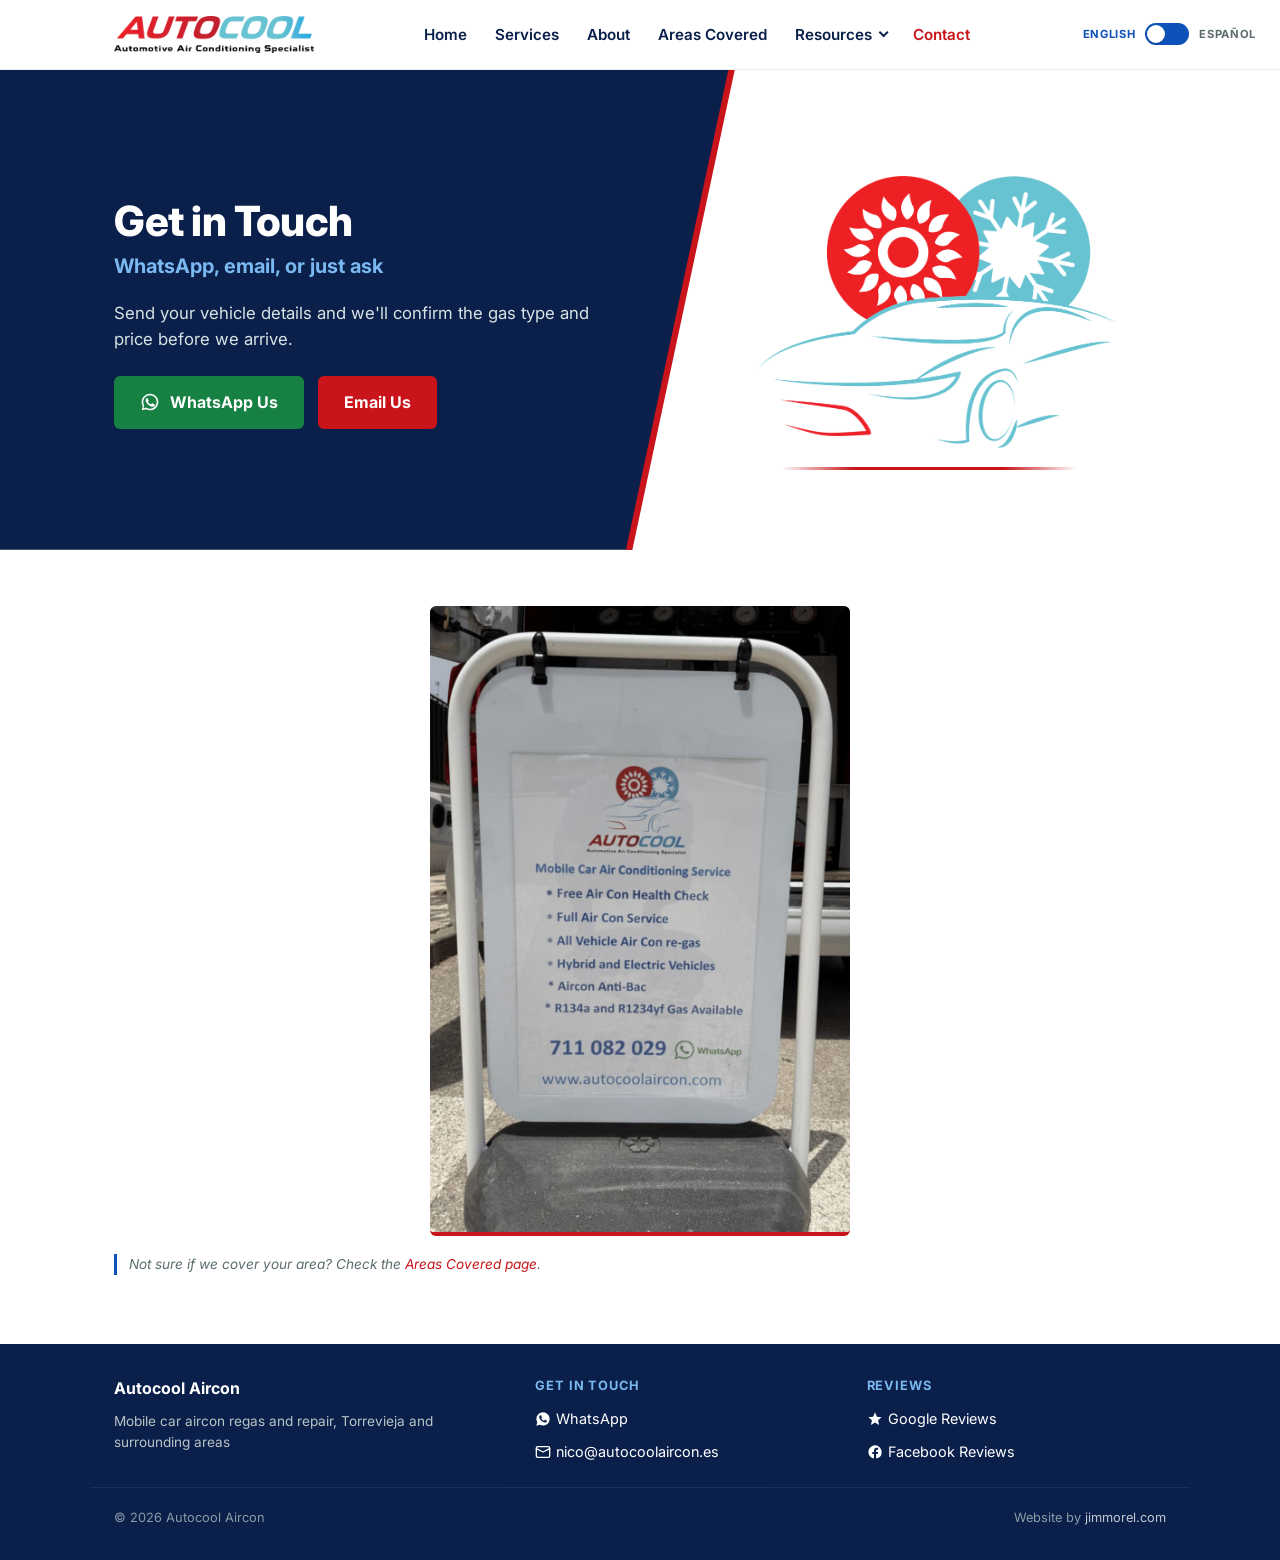
<file: contact.html>
<!doctype html>
<html lang="en">
	<head>
		<meta charset="UTF-8" />
		<meta name="viewport" content="width=device-width, initial-scale=1.0" />
		<link rel="icon" href="assets/img/favicon/favicon.ico" sizes="any">
		<link rel="icon" href="assets/img/favicon/favicon-32x32.png" type="image/png" sizes="32x32">
		<link rel="icon" href="assets/img/favicon/favicon-16x16.png" type="image/png" sizes="16x16">
		<link rel="apple-touch-icon" href="assets/img/favicon/apple-touch-icon.png">
		<title>Contact Autocool Aircon | Torrevieja Mobile Air Con</title>
		<meta
			name="description"
			content="Get in touch with Autocool Aircon for mobile car air conditioning regas and service in Torrevieja and surrounding areas. WhatsApp or email us."
		/>
		<meta property="og:type" content="website">
		<meta property="og:url" content="https://autocoolaircon.es/contact.html">
		<meta property="og:title" content="Contact Autocool Aircon | Torrevieja Mobile Air Con">
		<meta property="og:description" content="Get in touch with Autocool Aircon for mobile car air conditioning regas and service in Torrevieja and surrounding areas. WhatsApp or email us.">
		<meta property="og:image" content="https://autocoolaircon.es/assets/img/contact-van-roadside.jpg">
		<meta property="fb:app_id" content="2086095632289372">
		<meta property="og:locale" content="en_ES">
		<meta name="twitter:card" content="summary_large_image">
		<meta name="twitter:title" content="Contact Autocool Aircon | Torrevieja Mobile Air Con">
		<meta name="twitter:description" content="Get in touch with Autocool Aircon for mobile car air conditioning regas and service in Torrevieja and surrounding areas. WhatsApp or email us.">
		<meta name="twitter:image" content="https://autocoolaircon.es/assets/img/contact-van-roadside.jpg">
		<link rel="canonical" href="https://autocoolaircon.es/contact.html" />
		<link rel="alternate" hreflang="en" href="https://autocoolaircon.es/contact.html" />
		<link rel="alternate" hreflang="es" href="https://autocoolaircon.es/es/contact.html" />
		<link rel="alternate" hreflang="x-default" href="https://autocoolaircon.es/contact.html" />
		<link rel="preconnect" href="https://fonts.googleapis.com" />
		<link rel="preconnect" href="https://fonts.gstatic.com" crossorigin />
		<link
			href="https://fonts.googleapis.com/css2?family=Inter:wght@400;600;700;800&display=swap"
			rel="stylesheet"
		/>
		<link rel="stylesheet" href="assets/css/style.css" />
		<noscript><style>
			@media (max-width: 760px) {
				nav.main-nav { max-height: none !important; overflow: visible !important; position: static !important; }
				.nav-toggle { display: none !important; }
				.nav-dropdown-menu { display: block !important; position: static !important; box-shadow: none !important; }
			}
		</style></noscript>
	</head>
	<body>
		<header class="site-header">
			<div class="container">
				<a href="./" class="logo-mark">
					<img
						src="assets/img/logo/autocool-wordmark.png"
						alt="Autocool Aircon — Automotive Air Conditioning Specialist"
						class="logo-img"
						width="1000" height="184"
					/>
				</a>
				<nav class="main-nav" id="main-nav">
					<ul>
						<li><a href="index.html">Home</a></li>
						<li><a href="services.html">Services</a></li>
						<li><a href="about.html">About</a></li>
						<li><a href="areas.html">Areas Covered</a></li>
						<li class="nav-item-dropdown">
							<button class="nav-dropdown-toggle" type="button" aria-haspopup="true" aria-expanded="false">
								Resources
								<span class="nav-dropdown-caret" aria-hidden="true"></span>
							</button>
							<ul class="nav-dropdown-menu">
								<li><a href="faq.html">FAQ</a></li>
							</ul>
						</li>
						<li><a href="contact.html" class="active">Contact</a></li>
					</ul>
				</nav>
				<div class="lang-toggle">
					<a
						class="lang-toggle-link"
						href="es/contact.html"
						aria-label="Switch to Spanish"
					>
						<span class="lang-toggle-label" data-lang="en">ENGLISH</span>
						<span class="lang-toggle-switch"
							><span class="lang-toggle-handle"></span
						></span>
						<span class="lang-toggle-label" data-lang="es">ESPAÑOL</span>
					</a>
					<div class="lang-switcher-mobile">
						<a class="lang-switcher-label" data-lang="en" href="contact.html">EN</a>
						<span class="lang-sep" aria-hidden="true">/</span>
						<a class="lang-switcher-label" data-lang="es" href="es/contact.html">ES</a>
					</div>
				</div>
				<button class="nav-toggle" aria-expanded="false" aria-label="Open navigation" aria-controls="main-nav">
					<span class="nav-toggle-bar"></span>
					<span class="nav-toggle-bar"></span>
					<span class="nav-toggle-bar"></span>
				</button>
			</div>
		</header>

		<section class="hero">
			<div class="container">
				<div>
					<h1>Get in Touch</h1>
					<p class="hero-location">WhatsApp, email, or just ask</p>
					<p class="lede">
						Send your vehicle details and we'll confirm the gas type and price
						before we arrive.
					</p>
					<div class="hero-cta-row">
						<a
							class="btn-whatsapp"
							href="https://wa.me/34711082029"
							target="_blank"
							rel="noopener"
							><svg viewBox="0 0 24 24" fill="currentColor" aria-hidden="true">
								<path
									d="M12 2C6.48 2 2 6.48 2 12c0 1.85.5 3.58 1.36 5.07L2 22l5.07-1.33A9.93 9.93 0 0 0 12 22c5.52 0 10-4.48 10-10S17.52 2 12 2zm0 18c-1.6 0-3.1-.43-4.4-1.18l-.32-.18-3.1.81.83-3.02-.2-.32A7.9 7.9 0 0 1 4 12c0-4.42 3.58-8 8-8s8 3.58 8 8-3.58 8-8 8zm4.4-5.6c-.24-.12-1.43-.7-1.65-.78-.22-.08-.38-.12-.54.12-.16.24-.62.78-.76.94-.14.16-.28.18-.52.06-.24-.12-1.02-.38-1.94-1.2-.72-.64-1.2-1.43-1.34-1.67-.14-.24-.02-.37.1-.49.12-.12.27-.31.4-.47.13-.16.17-.27.27-.45.1-.18.05-.33-.02-.45-.07-.12-.6-1.45-.82-1.99-.22-.53-.44-.46-.6-.47-.16-.01-.34-.01-.52-.01-.18 0-.47.07-.72.32-.25.25-.96.94-.96 2.29 0 1.35.98 2.65 1.12 2.83.14.18 1.92 2.93 4.65 4 2.73 1.07 2.73.71 3.22.67.49-.04 1.59-.65 1.81-1.28.22-.63.22-1.17.16-1.28-.06-.11-.24-.18-.48-.3z"
								/></svg
							>WhatsApp Us</a
						>
						<a
							id="email-trigger"
							class="btn-primary"
							href="mailto:nico@autocoolaircon.es"
							>Email Us</a
						>
					</div>
				</div>
				<div class="hero-icon-panel">
					<img src="assets/img/logo/autocool-icon.png" alt="Autocool Aircon" />
				</div>
			</div>
		</section>

		<section class="block fade-in">
			<div class="container">
				<img
					src="assets/img/sign-en.jpg"
					alt="Autocool Aircon mobile service pricing and contact sign board"
					class="section-img contact-img"
					loading="lazy"
				/>
				<p class="pending-note">
					Not sure if we cover your area? Check the
					<a href="areas.html">Areas Covered page</a>.
				</p>
			</div>
		</section>

		<!-- EMAIL MODAL -->
		<div id="email-modal" class="email-modal" aria-hidden="true">
			<div class="email-modal-backdrop"></div>
			<div
				class="email-modal-panel"
				role="dialog"
				aria-modal="true"
				aria-labelledby="email-modal-label"
			>
				<p id="email-modal-label" class="email-modal-label">Open with</p>
				<a
					href="https://mail.google.com/mail/?view=cm&amp;to=nico@autocoolaircon.es"
					target="_blank"
					rel="noopener"
					class="email-modal-option"
				>
					<svg viewBox="0 0 24 24" fill="none">
						<path
							d="M22 6c0-1.1-.9-2-2-2H4c-1.1 0-2 .9-2 2v12c0 1.1.9 2 2 2h16c1.1 0 2-.9 2-2V6z"
							stroke="currentColor"
							stroke-width="1.6"
						/>
						<path
							d="M22 6l-10 7L2 6"
							stroke="currentColor"
							stroke-width="1.6"
						/>
					</svg>
					Gmail
				</a>
				<a
					href="https://outlook.live.com/mail/0/deeplink/compose?to=nico@autocoolaircon.es"
					target="_blank"
					rel="noopener"
					class="email-modal-option"
				>
					<svg viewBox="0 0 24 24" fill="none">
						<rect
							x="2"
							y="4"
							width="20"
							height="16"
							rx="2"
							stroke="currentColor"
							stroke-width="1.6"
						/>
						<path d="M2 8h20M8 4v16" stroke="currentColor" stroke-width="1.6" />
					</svg>
					Outlook
				</a>
				<a href="mailto:nico@autocoolaircon.es" class="email-modal-option">
					<svg viewBox="0 0 24 24" fill="none">
						<path
							d="M12 2C6.48 2 2 6.48 2 12s4.48 10 10 10 10-4.48 10-10S17.52 2 12 2z"
							stroke="currentColor"
							stroke-width="1.6"
						/>
						<path
							d="M8 12l2.5 2.5L16 9"
							stroke="currentColor"
							stroke-width="1.6"
							stroke-linecap="round"
						/>
					</svg>
					Default mail app
				</a>
				<button id="email-copy" class="email-modal-option email-modal-copy">
					<svg viewBox="0 0 24 24" fill="none">
						<rect
							x="9"
							y="9"
							width="13"
							height="13"
							rx="2"
							stroke="currentColor"
							stroke-width="1.6"
						/>
						<path
							d="M5 15H4a2 2 0 01-2-2V4a2 2 0 012-2h9a2 2 0 012 2v1"
							stroke="currentColor"
							stroke-width="1.6"
						/>
					</svg>
					<span aria-live="polite">Copy address</span>
				</button>
			</div>
		</div>

		<footer class="site-footer">
			<div class="container footer-columns">
				<div class="footer-col footer-brand">
					<p class="footer-brand-name">Autocool Aircon</p>
					<p class="footer-tagline">Mobile car aircon regas and repair, Torrevieja and surrounding areas</p>
				</div>
				<div class="footer-col">
					<p class="footer-col-heading">Get in touch</p>
					<a href="https://wa.me/34711082029" target="_blank" rel="noopener" class="footer-link"><svg aria-hidden="true" width="16" height="16" viewBox="0 0 24 24" fill="currentColor"><path d="M12.04 2C6.58 2 2.13 6.45 2.13 11.91c0 1.75.46 3.48 1.32 5.01L2 22l5.25-1.38c1.47.8 3.13 1.22 4.79 1.22h.01c5.46 0 9.91-4.45 9.91-9.91C21.96 6.45 17.5 2 12.04 2zm5.83 14.02c-.24.68-1.42 1.3-1.96 1.35-.5.05-1.13.07-1.83-.11-.42-.11-.96-.3-1.65-.6-2.9-1.25-4.79-4.17-4.94-4.36-.14-.19-1.18-1.57-1.18-3 0-1.42.75-2.12 1.02-2.41.27-.29.58-.36.78-.36.19 0 .39 0 .55.01.18.01.42-.07.65.5.24.58.82 2 .89 2.15.07.15.12.32.02.51-.09.19-.14.31-.27.48-.14.16-.29.36-.41.49-.14.14-.28.29-.12.57.16.28.71 1.17 1.52 1.9 1.05.94 1.93 1.23 2.21 1.37.28.14.44.12.61-.07.16-.19.68-.79.87-1.06.18-.27.37-.22.61-.13.25.09 1.58.75 1.85.88.27.14.45.2.51.32.06.11.06.66-.18 1.35z"/></svg>WhatsApp</a>
					<a href="mailto:nico@autocoolaircon.es" class="footer-link"><svg aria-hidden="true" width="16" height="16" viewBox="0 0 24 24" fill="none" stroke="currentColor" stroke-width="2" stroke-linecap="round" stroke-linejoin="round"><rect x="2" y="4" width="20" height="16" rx="2"/><path d="m22 7-10 5L2 7"/></svg>nico@autocoolaircon.es</a>
				</div>
				<div class="footer-col">
					<p class="footer-col-heading">Reviews</p>
					<a href="https://g.page/r/CTNVt-OQogbFEBM/review" target="_blank" rel="noopener" class="footer-link"><svg aria-hidden="true" width="16" height="16" viewBox="0 0 24 24" fill="currentColor"><path d="M12 17.27 18.18 21l-1.64-7.03L22 9.24l-7.19-.61L12 2 9.19 8.63 2 9.24l5.46 4.73L5.82 21z"/></svg>Google Reviews</a>
					<a href="https://www.facebook.com/autocoolaircon/reviews" target="_blank" rel="noopener" class="footer-link"><svg aria-hidden="true" width="16" height="16" viewBox="0 0 24 24" fill="currentColor"><path d="M22 12a10 10 0 1 0-11.5 9.87v-6.98H7.9V12h2.6V9.8c0-2.57 1.53-3.99 3.87-3.99 1.12 0 2.3.2 2.3.2v2.53h-1.3c-1.28 0-1.68.8-1.68 1.62V12h2.86l-.46 2.89h-2.4v6.98A10 10 0 0 0 22 12z"/></svg>Facebook Reviews</a>
				</div>
			</div>
			<div class="container footer-bottom">
				<span>&copy; 2026 Autocool Aircon</span>
				<span>Website by <a href="https://jimmorel.com" target="_blank" rel="noopener">jimmorel.com</a></span>
			</div>
		</footer>

		<script src="assets/js/scroll-fade.js"></script>
		<script src="assets/js/sticky-header.js"></script>
		<script src="assets/js/lang-switch.js"></script>
		<script src="assets/js/nav-toggle.js"></script>
		<script src="assets/js/email-modal.js"></script>
	</body>
</html>
</file>
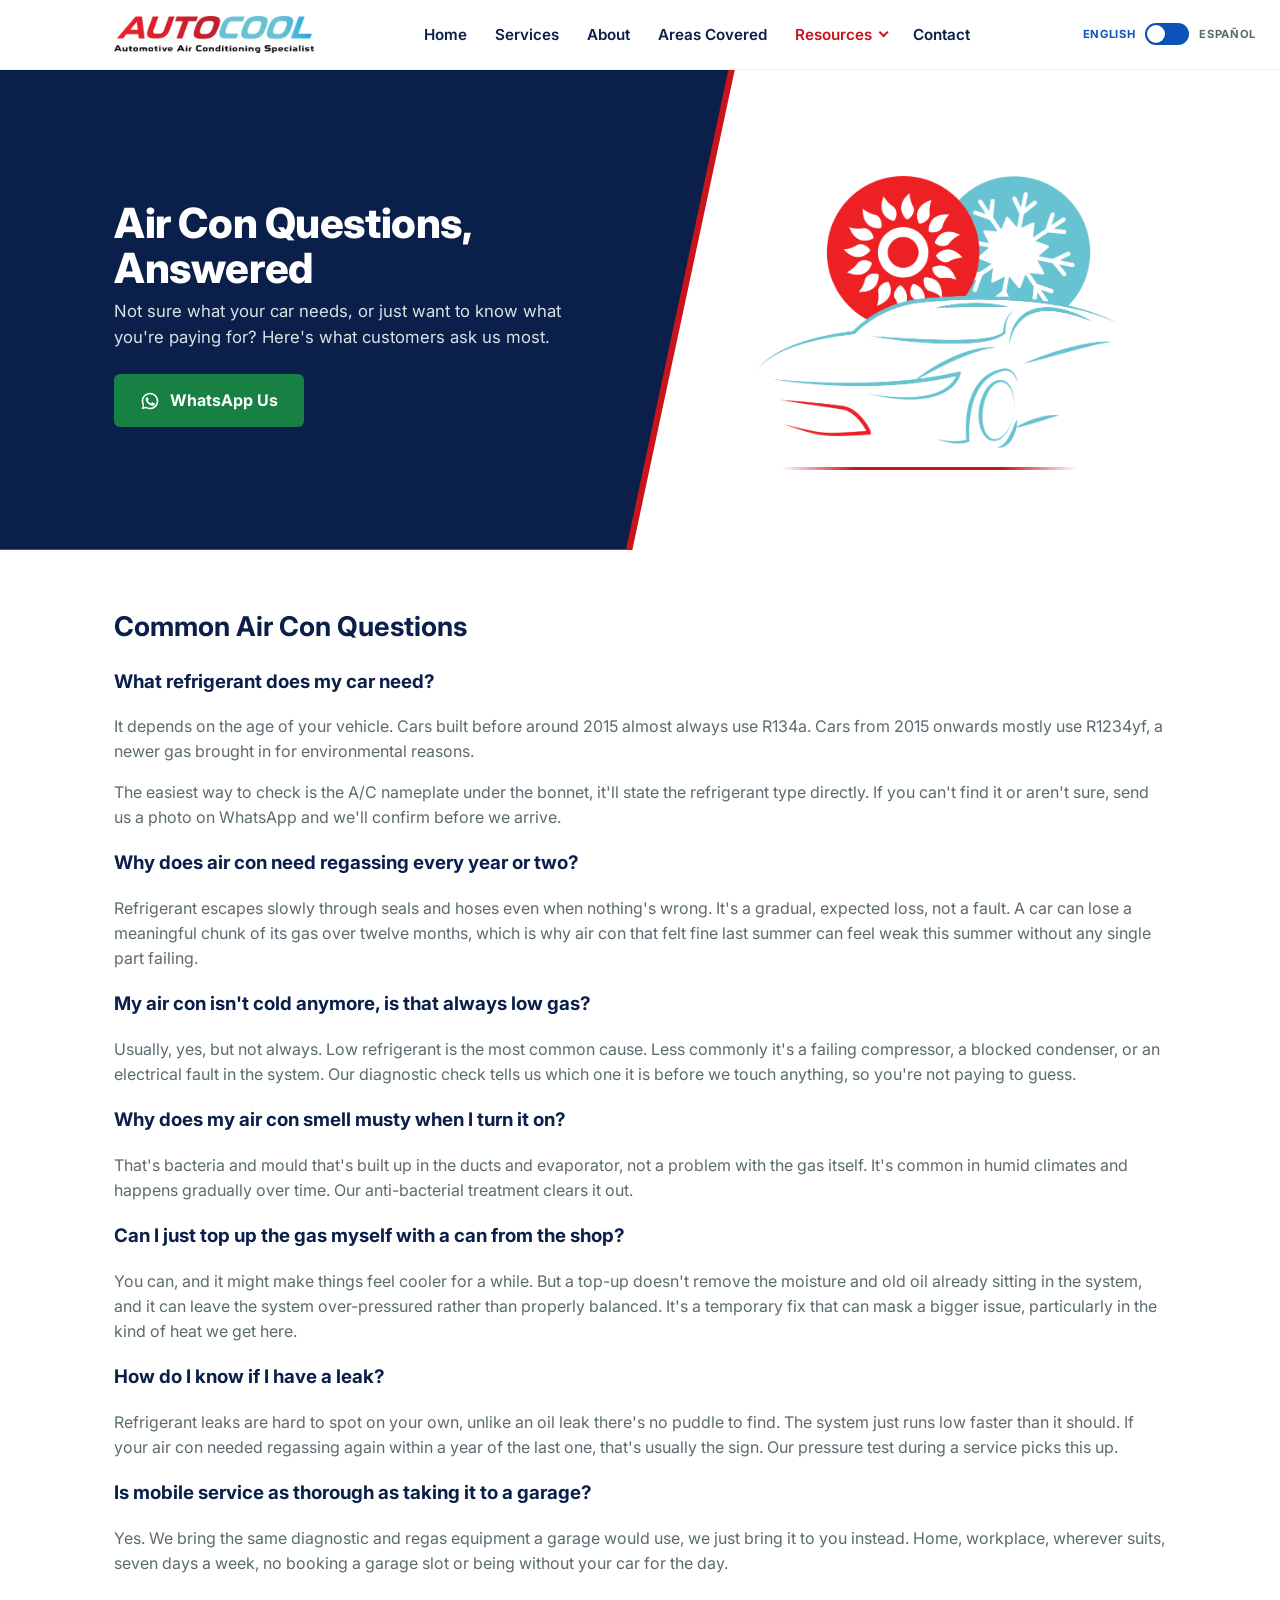
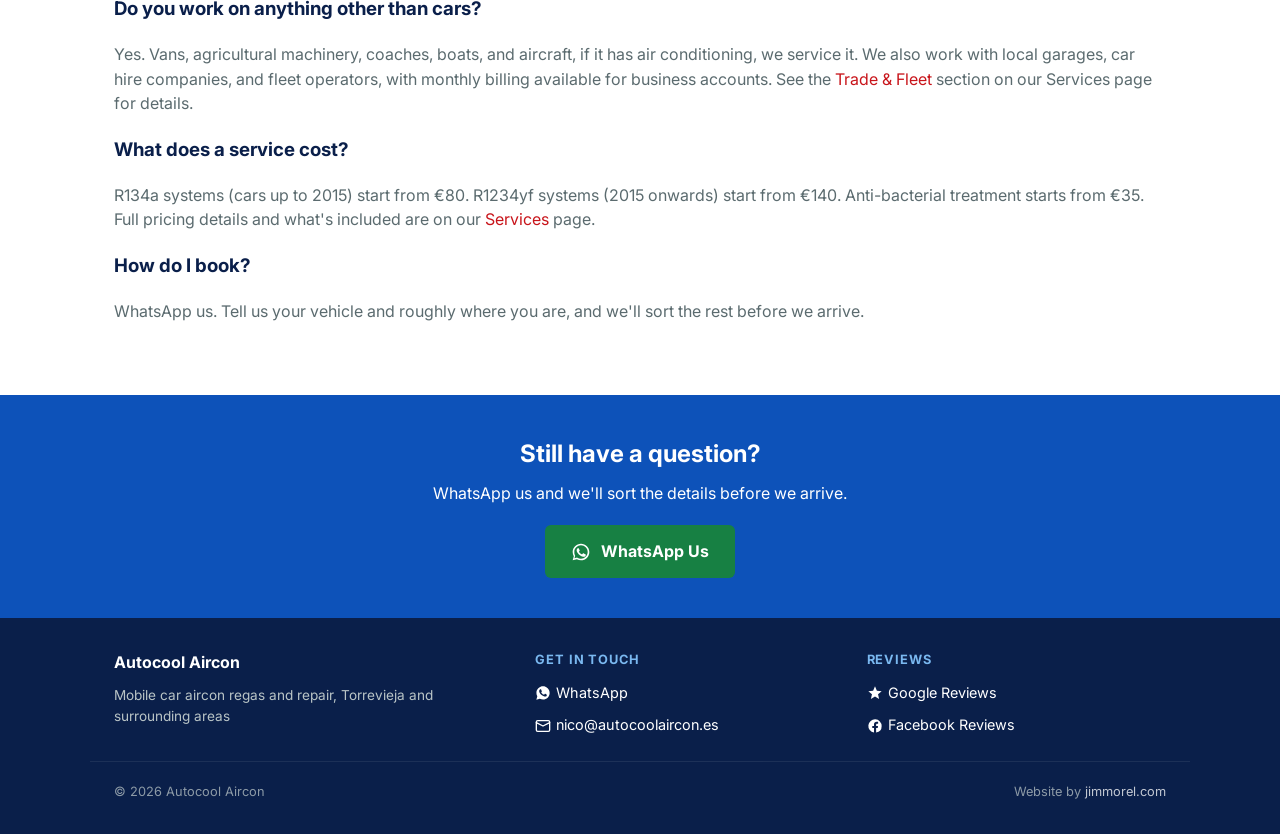
<file: faq.html>
<!doctype html>
<html lang="en">
	<head>
		<meta charset="UTF-8" />
		<meta name="viewport" content="width=device-width, initial-scale=1.0" />
		<link rel="icon" href="assets/img/favicon/favicon.ico" sizes="any">
		<link rel="icon" href="assets/img/favicon/favicon-32x32.png" type="image/png" sizes="32x32">
		<link rel="icon" href="assets/img/favicon/favicon-16x16.png" type="image/png" sizes="16x16">
		<link rel="apple-touch-icon" href="assets/img/favicon/apple-touch-icon.png">
		<title>
			Air Con FAQs: Refrigerant, Regas &amp; Pricing | Autocool Aircon, Torrevieja
		</title>
		<meta
			name="description"
			content="Answers to the most common car air con questions: which refrigerant your car needs (R134a or R1234yf), regassing, leaks, and pricing. Mobile service across Torrevieja and surrounding areas."
		/>
		<meta property="og:type" content="website">
		<meta property="og:url" content="https://autocoolaircon.es/faq.html">
		<meta property="og:title" content="Air Con FAQs: Refrigerant, Regas &amp; Pricing | Autocool Aircon, Torrevieja">
		<meta property="og:description" content="Answers to the most common car air con questions: which refrigerant your car needs (R134a or R1234yf), regassing, leaks, and pricing. Mobile service across Torrevieja and surrounding areas.">
		<meta property="og:image" content="https://autocoolaircon.es/assets/img/autocool-nico-with-van.jpg">
		<meta property="fb:app_id" content="2086095632289372">
		<meta property="og:locale" content="en_ES">
		<meta name="twitter:card" content="summary_large_image">
		<meta name="twitter:title" content="Air Con FAQs: Refrigerant, Regas &amp; Pricing | Autocool Aircon, Torrevieja">
		<meta name="twitter:description" content="Answers to the most common car air con questions: which refrigerant your car needs (R134a or R1234yf), regassing, leaks, and pricing. Mobile service across Torrevieja and surrounding areas.">
		<meta name="twitter:image" content="https://autocoolaircon.es/assets/img/autocool-nico-with-van.jpg">
		<link rel="canonical" href="https://autocoolaircon.es/faq.html" />
		<link rel="alternate" hreflang="en" href="https://autocoolaircon.es/faq.html" />
		<link rel="alternate" hreflang="es" href="https://autocoolaircon.es/es/faq.html" />
		<link rel="alternate" hreflang="x-default" href="https://autocoolaircon.es/faq.html" />
		<link rel="preconnect" href="https://fonts.googleapis.com" />
		<link rel="preconnect" href="https://fonts.gstatic.com" crossorigin />
		<link
			href="https://fonts.googleapis.com/css2?family=Inter:wght@400;600;700;800&display=swap"
			rel="stylesheet"
		/>
		<link rel="stylesheet" href="assets/css/style.css" />
		<noscript><style>
			@media (max-width: 760px) {
				nav.main-nav { max-height: none !important; overflow: visible !important; position: static !important; }
				.nav-toggle { display: none !important; }
				.nav-dropdown-menu { display: block !important; position: static !important; box-shadow: none !important; }
			}
		</style></noscript>
		<script type="application/ld+json">
		{
			"@context": "https://schema.org",
			"@type": "FAQPage",
			"mainEntity": [
				{
					"@type": "Question",
					"name": "What refrigerant does my car need?",
					"acceptedAnswer": {
						"@type": "Answer",
						"text": "It depends on the age of your vehicle. Cars built before around 2015 almost always use R134a. Cars from 2015 onwards mostly use R1234yf, a newer gas brought in for environmental reasons. The easiest way to check is the A/C nameplate under the bonnet, it'll state the refrigerant type directly. If you can't find it or aren't sure, send us a photo on WhatsApp and we'll confirm before we arrive."
					}
				},
				{
					"@type": "Question",
					"name": "Why does air con need regassing every year or two?",
					"acceptedAnswer": {
						"@type": "Answer",
						"text": "Refrigerant escapes slowly through seals and hoses even when nothing's wrong. It's a gradual, expected loss, not a fault. A car can lose a meaningful chunk of its gas over twelve months, which is why air con that felt fine last summer can feel weak this summer without any single part failing."
					}
				},
				{
					"@type": "Question",
					"name": "My air con isn't cold anymore, is that always low gas?",
					"acceptedAnswer": {
						"@type": "Answer",
						"text": "Usually, yes, but not always. Low refrigerant is the most common cause. Less commonly it's a failing compressor, a blocked condenser, or an electrical fault in the system. Our diagnostic check tells us which one it is before we touch anything, so you're not paying to guess."
					}
				},
				{
					"@type": "Question",
					"name": "Why does my air con smell musty when I turn it on?",
					"acceptedAnswer": {
						"@type": "Answer",
						"text": "That's bacteria and mould that's built up in the ducts and evaporator, not a problem with the gas itself. It's common in humid climates and happens gradually over time. Our anti-bacterial treatment clears it out."
					}
				},
				{
					"@type": "Question",
					"name": "Can I just top up the gas myself with a can from the shop?",
					"acceptedAnswer": {
						"@type": "Answer",
						"text": "You can, and it might make things feel cooler for a while. But a top-up doesn't remove the moisture and old oil already sitting in the system, and it can leave the system over-pressured rather than properly balanced. It's a temporary fix that can mask a bigger issue, particularly in the kind of heat we get here."
					}
				},
				{
					"@type": "Question",
					"name": "How do I know if I have a leak?",
					"acceptedAnswer": {
						"@type": "Answer",
						"text": "Refrigerant leaks are hard to spot on your own, unlike an oil leak there's no puddle to find. The system just runs low faster than it should. If your air con needed regassing again within a year of the last one, that's usually the sign. Our pressure test during a service picks this up."
					}
				},
				{
					"@type": "Question",
					"name": "Is mobile service as thorough as taking it to a garage?",
					"acceptedAnswer": {
						"@type": "Answer",
						"text": "Yes. We bring the same diagnostic and regas equipment a garage would use, we just bring it to you instead. Home, workplace, wherever suits, seven days a week, no booking a garage slot or being without your car for the day."
					}
				},
				{
					"@type": "Question",
					"name": "Do you work on anything other than cars?",
					"acceptedAnswer": {
						"@type": "Answer",
						"text": "Yes. Vans, agricultural machinery, coaches, boats, and aircraft, if it has air conditioning, we service it. We also work with local garages, car hire companies, and fleet operators, with monthly billing available for business accounts. See the Trade & Fleet section on our Services page for details."
					}
				},
				{
					"@type": "Question",
					"name": "What does a service cost?",
					"acceptedAnswer": {
						"@type": "Answer",
						"text": "R134a systems (cars up to 2015) start from €80. R1234yf systems (2015 onwards) start from €140. Anti-bacterial treatment starts from €35. Full pricing details and what's included are on our Services page."
					}
				},
				{
					"@type": "Question",
					"name": "How do I book?",
					"acceptedAnswer": {
						"@type": "Answer",
						"text": "WhatsApp us. Tell us your vehicle and roughly where you are, and we'll sort the rest before we arrive."
					}
				}
			]
		}
		</script>
	</head>
	<body>
		<header class="site-header">
			<div class="container">
				<a href="./" class="logo-mark">
					<img
						src="assets/img/logo/autocool-wordmark.png"
						alt="Autocool Aircon — Automotive Air Conditioning Specialist"
						class="logo-img"
						width="1000" height="184"
					/>
				</a>
				<nav class="main-nav" id="main-nav">
					<ul>
						<li><a href="index.html">Home</a></li>
						<li><a href="services.html">Services</a></li>
						<li><a href="about.html">About</a></li>
						<li><a href="areas.html">Areas Covered</a></li>
						<li class="nav-item-dropdown">
							<button class="nav-dropdown-toggle active" type="button" aria-haspopup="true" aria-expanded="false">
								Resources
								<span class="nav-dropdown-caret" aria-hidden="true"></span>
							</button>
							<ul class="nav-dropdown-menu">
								<li><a href="faq.html" class="active">FAQ</a></li>
							</ul>
						</li>
						<li><a href="contact.html">Contact</a></li>
					</ul>
				</nav>
				<div class="lang-toggle">
					<a
						class="lang-toggle-link"
						href="es/faq.html"
						aria-label="Switch to Spanish"
					>
						<span class="lang-toggle-label" data-lang="en">ENGLISH</span>
						<span class="lang-toggle-switch"
							><span class="lang-toggle-handle"></span
						></span>
						<span class="lang-toggle-label" data-lang="es">ESPAÑOL</span>
					</a>
					<div class="lang-switcher-mobile">
						<a class="lang-switcher-label" data-lang="en" href="faq.html">EN</a>
						<span class="lang-sep" aria-hidden="true">/</span>
						<a class="lang-switcher-label" data-lang="es" href="es/faq.html">ES</a>
					</div>
				</div>
				<button class="nav-toggle" aria-expanded="false" aria-label="Open navigation" aria-controls="main-nav">
					<span class="nav-toggle-bar"></span>
					<span class="nav-toggle-bar"></span>
					<span class="nav-toggle-bar"></span>
				</button>
			</div>
		</header>

		<section class="hero">
			<div class="container">
				<div>
					<h1>Air Con Questions, Answered</h1>
					<p class="lede">
						Not sure what your car needs, or just want to know what you're
						paying for? Here's what customers ask us most.
					</p>
					<a
						class="btn-whatsapp"
						href="https://wa.me/34711082029"
						target="_blank"
						rel="noopener"
						><svg viewBox="0 0 24 24" fill="currentColor" aria-hidden="true"><path d="M12 2C6.48 2 2 6.48 2 12c0 1.85.5 3.58 1.36 5.07L2 22l5.07-1.33A9.93 9.93 0 0 0 12 22c5.52 0 10-4.48 10-10S17.52 2 12 2zm0 18c-1.6 0-3.1-.43-4.4-1.18l-.32-.18-3.1.81.83-3.02-.2-.32A7.9 7.9 0 0 1 4 12c0-4.42 3.58-8 8-8s8 3.58 8 8-3.58 8-8 8zm4.4-5.6c-.24-.12-1.43-.7-1.65-.78-.22-.08-.38-.12-.54.12-.16.24-.62.78-.76.94-.14.16-.28.18-.52.06-.24-.12-1.02-.38-1.94-1.2-.72-.64-1.2-1.43-1.34-1.67-.14-.24-.02-.37.1-.49.12-.12.27-.31.4-.47.13-.16.17-.27.27-.45.1-.18.05-.33-.02-.45-.07-.12-.6-1.45-.82-1.99-.22-.53-.44-.46-.6-.47-.16-.01-.34-.01-.52-.01-.18 0-.47.07-.72.32-.25.25-.96.94-.96 2.29 0 1.35.98 2.65 1.12 2.83.14.18 1.92 2.93 4.65 4 2.73 1.07 2.73.71 3.22.67.49-.04 1.59-.65 1.81-1.28.22-.63.22-1.17.16-1.28-.06-.11-.24-.18-.48-.3z" /></svg>WhatsApp Us</a
					>
				</div>
				<div class="hero-icon-panel">
					<img src="assets/img/logo/autocool-icon.png" alt="Autocool Aircon" />
				</div>
			</div>
		</section>

		<section class="block fade-in">
			<div class="container">
				<h2>Common Air Con Questions</h2>

				<h3>What refrigerant does my car need?</h3>
				<p class="muted-text">
					It depends on the age of your vehicle. Cars built before around 2015
					almost always use R134a. Cars from 2015 onwards mostly use R1234yf,
					a newer gas brought in for environmental reasons.
				</p>
				<p class="muted-text">
					The easiest way to check is the A/C nameplate under the bonnet,
					it'll state the refrigerant type directly. If you can't find it or
					aren't sure, send us a photo on WhatsApp and we'll confirm before we
					arrive.
				</p>

				<h3>Why does air con need regassing every year or two?</h3>
				<p class="muted-text">
					Refrigerant escapes slowly through seals and hoses even when
					nothing's wrong. It's a gradual, expected loss, not a fault. A car
					can lose a meaningful chunk of its gas over twelve months, which is
					why air con that felt fine last summer can feel weak this summer
					without any single part failing.
				</p>

				<h3>My air con isn't cold anymore, is that always low gas?</h3>
				<p class="muted-text">
					Usually, yes, but not always. Low refrigerant is the most common
					cause. Less commonly it's a failing compressor, a blocked
					condenser, or an electrical fault in the system. Our diagnostic
					check tells us which one it is before we touch anything, so you're
					not paying to guess.
				</p>

				<h3>Why does my air con smell musty when I turn it on?</h3>
				<p class="muted-text">
					That's bacteria and mould that's built up in the ducts and
					evaporator, not a problem with the gas itself. It's common in humid
					climates and happens gradually over time. Our anti-bacterial
					treatment clears it out.
				</p>

				<h3>Can I just top up the gas myself with a can from the shop?</h3>
				<p class="muted-text">
					You can, and it might make things feel cooler for a while. But a
					top-up doesn't remove the moisture and old oil already sitting in
					the system, and it can leave the system over-pressured rather than
					properly balanced. It's a temporary fix that can mask a bigger
					issue, particularly in the kind of heat we get here.
				</p>

				<h3>How do I know if I have a leak?</h3>
				<p class="muted-text">
					Refrigerant leaks are hard to spot on your own, unlike an oil leak
					there's no puddle to find. The system just runs low faster than it
					should. If your air con needed regassing again within a year of the
					last one, that's usually the sign. Our pressure test during a
					service picks this up.
				</p>

				<h3>Is mobile service as thorough as taking it to a garage?</h3>
				<p class="muted-text">
					Yes. We bring the same diagnostic and regas equipment a garage
					would use, we just bring it to you instead. Home, workplace,
					wherever suits, seven days a week, no booking a garage slot or
					being without your car for the day.
				</p>

				<h3>Do you work on anything other than cars?</h3>
				<p class="muted-text">
					Yes. Vans, agricultural machinery, coaches, boats, and aircraft, if
					it has air conditioning, we service it. We also work with local
					garages, car hire companies, and fleet operators, with monthly
					billing available for business accounts. See the
					<a href="services.html#trade-fleet">Trade &amp; Fleet</a> section on our
					Services page for details.
				</p>

				<h3>What does a service cost?</h3>
				<p class="muted-text">
					R134a systems (cars up to 2015) start from €80. R1234yf systems
					(2015 onwards) start from €140. Anti-bacterial treatment starts
					from €35. Full pricing details and what's included are on our
					<a href="services.html">Services</a> page.
				</p>

				<h3>How do I book?</h3>
				<p class="muted-text">
					WhatsApp us. Tell us your vehicle and roughly where you are, and
					we'll sort the rest before we arrive.
				</p>
			</div>
		</section>

		<section class="cta-band">
			<div class="container">
				<h2>Still have a question?</h2>
				<p>
					WhatsApp us and we'll sort the details before we arrive.
				</p>
				<a
					class="btn-whatsapp"
					href="https://wa.me/34711082029"
					target="_blank"
					rel="noopener"
					><svg viewBox="0 0 24 24" fill="currentColor" aria-hidden="true"><path d="M12 2C6.48 2 2 6.48 2 12c0 1.85.5 3.58 1.36 5.07L2 22l5.07-1.33A9.93 9.93 0 0 0 12 22c5.52 0 10-4.48 10-10S17.52 2 12 2zm0 18c-1.6 0-3.1-.43-4.4-1.18l-.32-.18-3.1.81.83-3.02-.2-.32A7.9 7.9 0 0 1 4 12c0-4.42 3.58-8 8-8s8 3.58 8 8-3.58 8-8 8zm4.4-5.6c-.24-.12-1.43-.7-1.65-.78-.22-.08-.38-.12-.54.12-.16.24-.62.78-.76.94-.14.16-.28.18-.52.06-.24-.12-1.02-.38-1.94-1.2-.72-.64-1.2-1.43-1.34-1.67-.14-.24-.02-.37.1-.49.12-.12.27-.31.4-.47.13-.16.17-.27.27-.45.1-.18.05-.33-.02-.45-.07-.12-.6-1.45-.82-1.99-.22-.53-.44-.46-.6-.47-.16-.01-.34-.01-.52-.01-.18 0-.47.07-.72.32-.25.25-.96.94-.96 2.29 0 1.35.98 2.65 1.12 2.83.14.18 1.92 2.93 4.65 4 2.73 1.07 2.73.71 3.22.67.49-.04 1.59-.65 1.81-1.28.22-.63.22-1.17.16-1.28-.06-.11-.24-.18-.48-.3z" /></svg>WhatsApp Us</a
				>
			</div>
		</section>

		<footer class="site-footer">
			<div class="container footer-columns">
				<div class="footer-col footer-brand">
					<p class="footer-brand-name">Autocool Aircon</p>
					<p class="footer-tagline">Mobile car aircon regas and repair, Torrevieja and surrounding areas</p>
				</div>
				<div class="footer-col">
					<p class="footer-col-heading">Get in touch</p>
					<a href="https://wa.me/34711082029" target="_blank" rel="noopener" class="footer-link"><svg aria-hidden="true" width="16" height="16" viewBox="0 0 24 24" fill="currentColor"><path d="M12.04 2C6.58 2 2.13 6.45 2.13 11.91c0 1.75.46 3.48 1.32 5.01L2 22l5.25-1.38c1.47.8 3.13 1.22 4.79 1.22h.01c5.46 0 9.91-4.45 9.91-9.91C21.96 6.45 17.5 2 12.04 2zm5.83 14.02c-.24.68-1.42 1.3-1.96 1.35-.5.05-1.13.07-1.83-.11-.42-.11-.96-.3-1.65-.6-2.9-1.25-4.79-4.17-4.94-4.36-.14-.19-1.18-1.57-1.18-3 0-1.42.75-2.12 1.02-2.41.27-.29.58-.36.78-.36.19 0 .39 0 .55.01.18.01.42-.07.65.5.24.58.82 2 .89 2.15.07.15.12.32.02.51-.09.19-.14.31-.27.48-.14.16-.29.36-.41.49-.14.14-.28.29-.12.57.16.28.71 1.17 1.52 1.9 1.05.94 1.93 1.23 2.21 1.37.28.14.44.12.61-.07.16-.19.68-.79.87-1.06.18-.27.37-.22.61-.13.25.09 1.58.75 1.85.88.27.14.45.2.51.32.06.11.06.66-.18 1.35z"/></svg>WhatsApp</a>
					<a href="mailto:nico@autocoolaircon.es" class="footer-link"><svg aria-hidden="true" width="16" height="16" viewBox="0 0 24 24" fill="none" stroke="currentColor" stroke-width="2" stroke-linecap="round" stroke-linejoin="round"><rect x="2" y="4" width="20" height="16" rx="2"/><path d="m22 7-10 5L2 7"/></svg>nico@autocoolaircon.es</a>
				</div>
				<div class="footer-col">
					<p class="footer-col-heading">Reviews</p>
					<a href="https://g.page/r/CTNVt-OQogbFEBM/review" target="_blank" rel="noopener" class="footer-link"><svg aria-hidden="true" width="16" height="16" viewBox="0 0 24 24" fill="currentColor"><path d="M12 17.27 18.18 21l-1.64-7.03L22 9.24l-7.19-.61L12 2 9.19 8.63 2 9.24l5.46 4.73L5.82 21z"/></svg>Google Reviews</a>
					<a href="https://www.facebook.com/autocoolaircon/reviews" target="_blank" rel="noopener" class="footer-link"><svg aria-hidden="true" width="16" height="16" viewBox="0 0 24 24" fill="currentColor"><path d="M22 12a10 10 0 1 0-11.5 9.87v-6.98H7.9V12h2.6V9.8c0-2.57 1.53-3.99 3.87-3.99 1.12 0 2.3.2 2.3.2v2.53h-1.3c-1.28 0-1.68.8-1.68 1.62V12h2.86l-.46 2.89h-2.4v6.98A10 10 0 0 0 22 12z"/></svg>Facebook Reviews</a>
				</div>
			</div>
			<div class="container footer-bottom">
				<span>&copy; 2026 Autocool Aircon</span>
				<span>Website by <a href="https://jimmorel.com" target="_blank" rel="noopener">jimmorel.com</a></span>
			</div>
		</footer>

		<script src="assets/js/scroll-fade.js"></script>
		<script src="assets/js/sticky-header.js"></script>
		<script src="assets/js/lang-switch.js"></script>
		<script src="assets/js/nav-toggle.js"></script>
	</body>
</html>
</file>
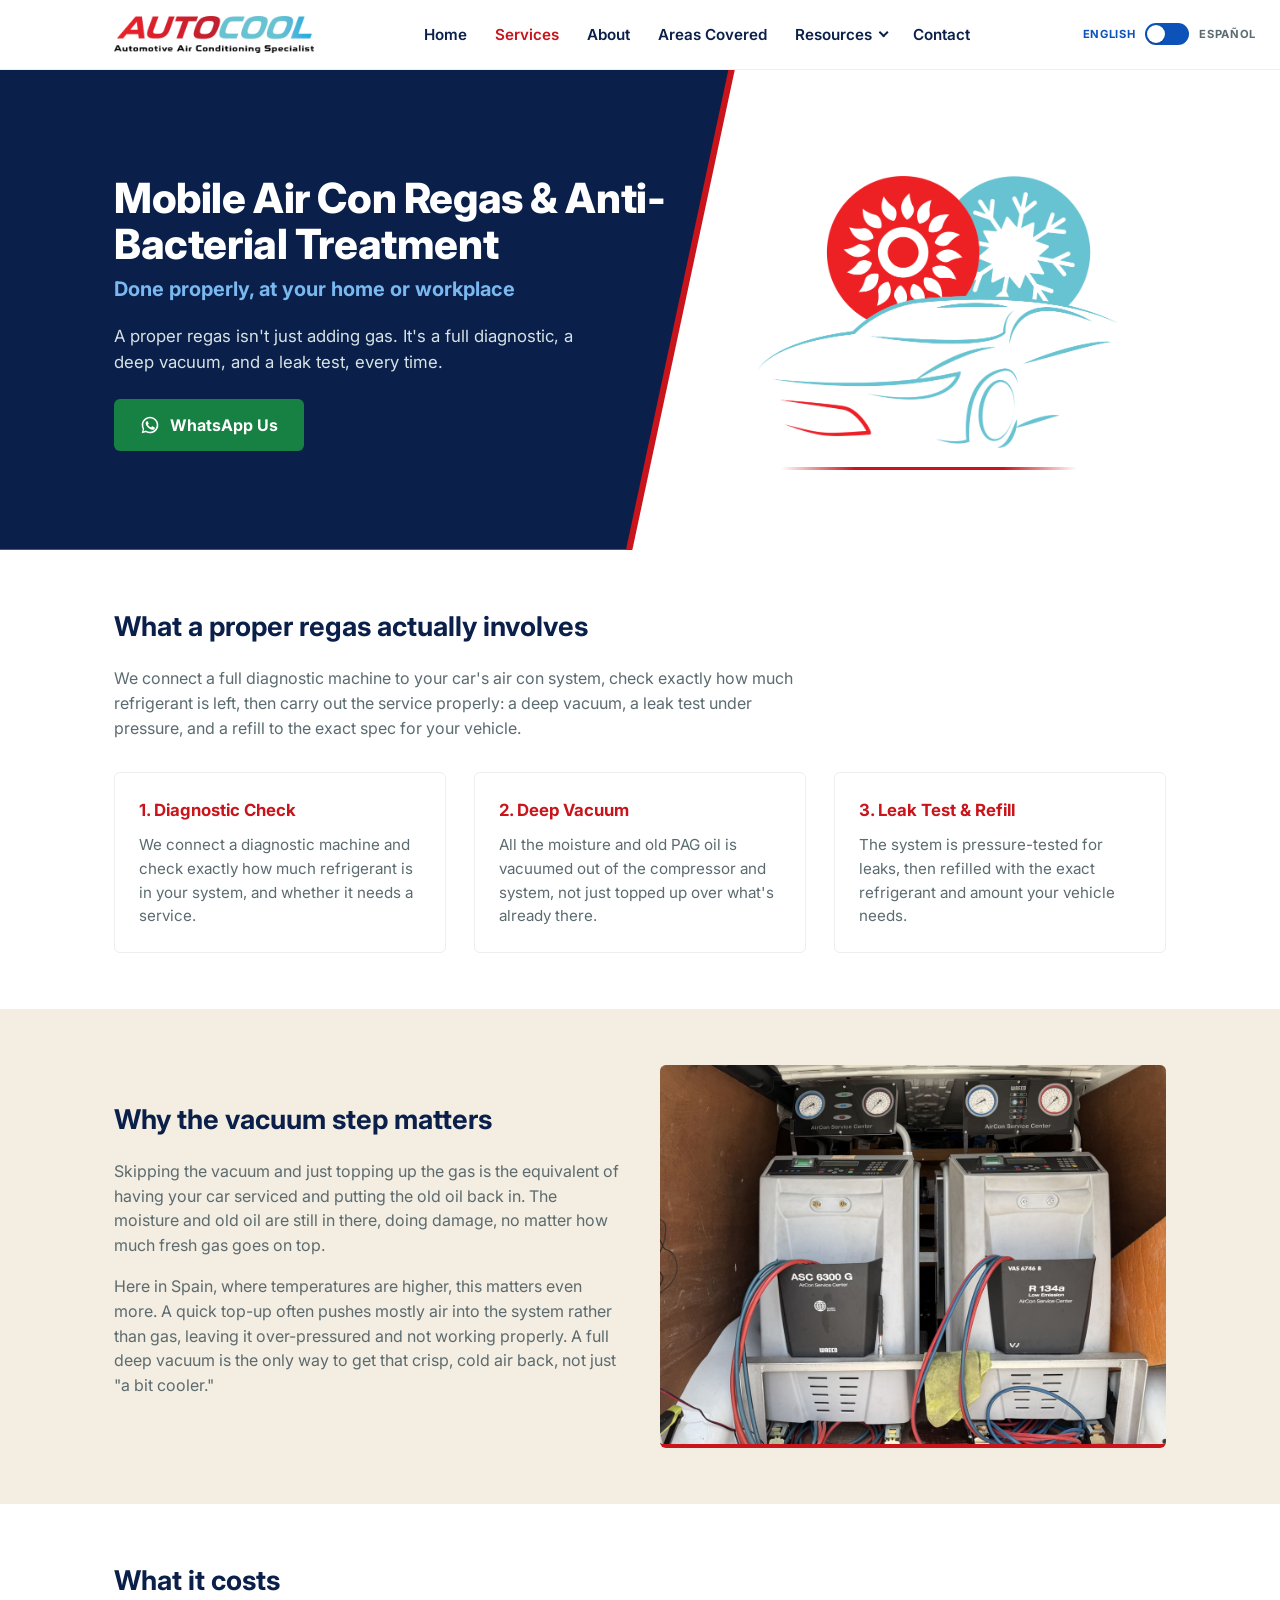
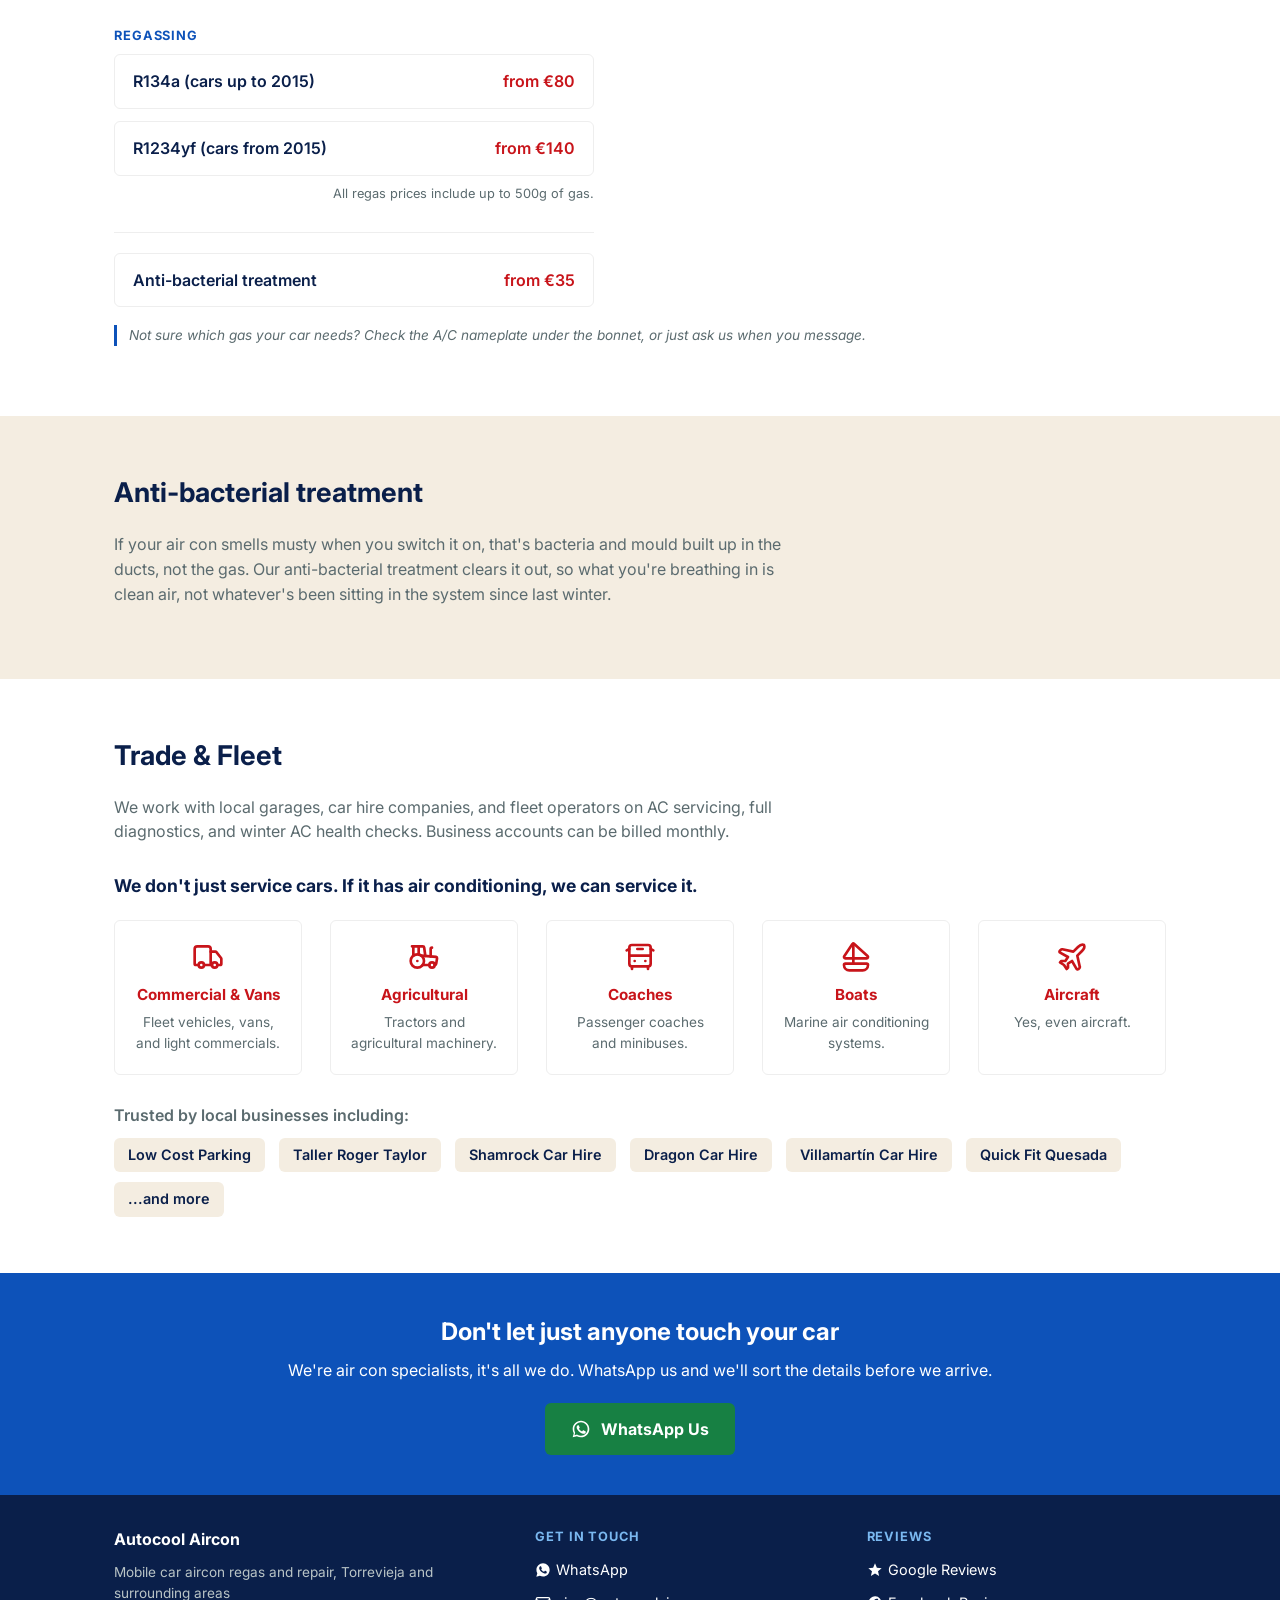
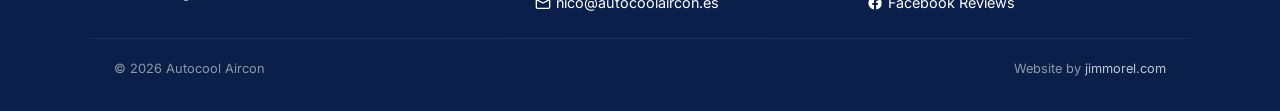
<file: services.html>
<!doctype html>
<html lang="en">
	<head>
		<meta charset="UTF-8" />
		<meta name="viewport" content="width=device-width, initial-scale=1.0" />
		<link rel="icon" href="assets/img/favicon/favicon.ico" sizes="any">
		<link rel="icon" href="assets/img/favicon/favicon-32x32.png" type="image/png" sizes="32x32">
		<link rel="icon" href="assets/img/favicon/favicon-16x16.png" type="image/png" sizes="16x16">
		<link rel="apple-touch-icon" href="assets/img/favicon/apple-touch-icon.png">
		<title>
			Air Con Regas, Service & Anti-Bac | Autocool Aircon, Torrevieja
		</title>
		<meta
			name="description"
			content="Mobile air con regas, deep vacuum service, and anti-bacterial treatment in Torrevieja and surrounding areas. Done properly, at your home or workplace."
		/>
		<meta property="og:type" content="website">
		<meta property="og:url" content="https://autocoolaircon.es/services.html">
		<meta property="og:title" content="Air Con Regas, Service &amp; Anti-Bac | Autocool Aircon, Torrevieja">
		<meta property="og:description" content="Mobile air con regas, deep vacuum service, and anti-bacterial treatment in Torrevieja and surrounding areas. Done properly, at your home or workplace.">
		<meta property="og:image" content="https://autocoolaircon.es/assets/img/autocool-aircon-equipment-detail.jpg">
		<meta property="fb:app_id" content="2086095632289372">
		<meta property="og:locale" content="en_ES">
		<meta name="twitter:card" content="summary_large_image">
		<meta name="twitter:title" content="Air Con Regas, Service &amp; Anti-Bac | Autocool Aircon, Torrevieja">
		<meta name="twitter:description" content="Mobile air con regas, deep vacuum service, and anti-bacterial treatment in Torrevieja and surrounding areas. Done properly, at your home or workplace.">
		<meta name="twitter:image" content="https://autocoolaircon.es/assets/img/autocool-aircon-equipment-detail.jpg">
		<link rel="canonical" href="https://autocoolaircon.es/services.html" />
		<link rel="alternate" hreflang="en" href="https://autocoolaircon.es/services.html" />
		<link rel="alternate" hreflang="es" href="https://autocoolaircon.es/es/services.html" />
		<link rel="alternate" hreflang="x-default" href="https://autocoolaircon.es/services.html" />
		<link rel="preconnect" href="https://fonts.googleapis.com" />
		<link rel="preconnect" href="https://fonts.gstatic.com" crossorigin />
		<link
			href="https://fonts.googleapis.com/css2?family=Inter:wght@400;600;700;800&display=swap"
			rel="stylesheet"
		/>
		<link rel="stylesheet" href="assets/css/style.css" />
		<noscript><style>
			@media (max-width: 760px) {
				nav.main-nav { max-height: none !important; overflow: visible !important; position: static !important; }
				.nav-toggle { display: none !important; }
				.nav-dropdown-menu { display: block !important; position: static !important; box-shadow: none !important; }
			}
		</style></noscript>
	</head>
	<body>
		<header class="site-header">
			<div class="container">
				<a href="./" class="logo-mark">
					<img
						src="assets/img/logo/autocool-wordmark.png"
						alt="Autocool Aircon — Automotive Air Conditioning Specialist"
						class="logo-img"
						width="1000" height="184"
					/>
				</a>
				<nav class="main-nav" id="main-nav">
					<ul>
						<li><a href="index.html">Home</a></li>
						<li><a href="services.html" class="active">Services</a></li>
						<li><a href="about.html">About</a></li>
						<li><a href="areas.html">Areas Covered</a></li>
						<li class="nav-item-dropdown">
							<button class="nav-dropdown-toggle" type="button" aria-haspopup="true" aria-expanded="false">
								Resources
								<span class="nav-dropdown-caret" aria-hidden="true"></span>
							</button>
							<ul class="nav-dropdown-menu">
								<li><a href="faq.html">FAQ</a></li>
							</ul>
						</li>
						<li><a href="contact.html">Contact</a></li>
					</ul>
				</nav>
				<div class="lang-toggle">
					<a
						class="lang-toggle-link"
						href="es/services.html"
						aria-label="Switch to Spanish"
					>
						<span class="lang-toggle-label" data-lang="en">ENGLISH</span>
						<span class="lang-toggle-switch"
							><span class="lang-toggle-handle"></span
						></span>
						<span class="lang-toggle-label" data-lang="es">ESPAÑOL</span>
					</a>
					<div class="lang-switcher-mobile">
						<a class="lang-switcher-label" data-lang="en" href="services.html">EN</a>
						<span class="lang-sep" aria-hidden="true">/</span>
						<a class="lang-switcher-label" data-lang="es" href="es/services.html">ES</a>
					</div>
				</div>
				<button class="nav-toggle" aria-expanded="false" aria-label="Open navigation" aria-controls="main-nav">
					<span class="nav-toggle-bar"></span>
					<span class="nav-toggle-bar"></span>
					<span class="nav-toggle-bar"></span>
				</button>
			</div>
		</header>

		<section class="hero">
			<div class="container">
				<div>
					<h1>Mobile Air Con Regas &amp; Anti-Bacterial Treatment</h1>
					<p class="hero-location">Done properly, at your home or workplace</p>
					<p class="lede">
						A proper regas isn't just adding gas. It's a full diagnostic, a deep
						vacuum, and a leak test, every time.
					</p>
					<a
						class="btn-whatsapp"
						href="https://wa.me/34711082029"
						target="_blank"
						rel="noopener"
						><svg viewBox="0 0 24 24" fill="currentColor" aria-hidden="true"><path d="M12 2C6.48 2 2 6.48 2 12c0 1.85.5 3.58 1.36 5.07L2 22l5.07-1.33A9.93 9.93 0 0 0 12 22c5.52 0 10-4.48 10-10S17.52 2 12 2zm0 18c-1.6 0-3.1-.43-4.4-1.18l-.32-.18-3.1.81.83-3.02-.2-.32A7.9 7.9 0 0 1 4 12c0-4.42 3.58-8 8-8s8 3.58 8 8-3.58 8-8 8zm4.4-5.6c-.24-.12-1.43-.7-1.65-.78-.22-.08-.38-.12-.54.12-.16.24-.62.78-.76.94-.14.16-.28.18-.52.06-.24-.12-1.02-.38-1.94-1.2-.72-.64-1.2-1.43-1.34-1.67-.14-.24-.02-.37.1-.49.12-.12.27-.31.4-.47.13-.16.17-.27.27-.45.1-.18.05-.33-.02-.45-.07-.12-.6-1.45-.82-1.99-.22-.53-.44-.46-.6-.47-.16-.01-.34-.01-.52-.01-.18 0-.47.07-.72.32-.25.25-.96.94-.96 2.29 0 1.35.98 2.65 1.12 2.83.14.18 1.92 2.93 4.65 4 2.73 1.07 2.73.71 3.22.67.49-.04 1.59-.65 1.81-1.28.22-.63.22-1.17.16-1.28-.06-.11-.24-.18-.48-.3z" /></svg>WhatsApp Us</a
					>
				</div>
				<div class="hero-icon-panel">
					<img src="assets/img/logo/autocool-icon.png" alt="Autocool Aircon" />
				</div>
			</div>
		</section>

		<section class="block fade-in">
			<div class="container">
				<h2>What a proper regas actually involves</h2>
				<p style="max-width: 680px" class="muted-text">
					We connect a full diagnostic machine to your car's air con system,
					check exactly how much refrigerant is left, then carry out the service
					properly: a deep vacuum, a leak test under pressure, and a refill to
					the exact spec for your vehicle.
				</p>
				<div class="grid-3">
					<div class="card">
						<h3>1. Diagnostic Check</h3>
						<p>
							We connect a diagnostic machine and check exactly how much
							refrigerant is in your system, and whether it needs a service.
						</p>
					</div>
					<div class="card">
						<h3>2. Deep Vacuum</h3>
						<p>
							All the moisture and old PAG oil is vacuumed out of the compressor
							and system, not just topped up over what's already there.
						</p>
					</div>
					<div class="card">
						<h3>3. Leak Test &amp; Refill</h3>
						<p>
							The system is pressure-tested for leaks, then refilled with the
							exact refrigerant and amount your vehicle needs.
						</p>
					</div>
				</div>
			</div>
		</section>

		<section class="block alt fade-in">
			<div class="container split">
				<div>
					<h2>Why the vacuum step matters</h2>
					<p class="muted-text">
						Skipping the vacuum and just topping up the gas is the equivalent of
						having your car serviced and putting the old oil back in. The
						moisture and old oil are still in there, doing damage, no matter how
						much fresh gas goes on top.
					</p>
					<p class="muted-text">
						Here in Spain, where temperatures are higher, this matters even
						more. A quick top-up often pushes mostly air into the system rather
						than gas, leaving it over-pressured and not working properly. A full
						deep vacuum is the only way to get that crisp, cold air back, not
						just "a bit cooler."
					</p>
				</div>
				<img
					src="assets/img/autocool-aircon-equipment-detail.jpg"
					alt="Autocool refrigerant recovery and recharge units used for the vacuum and regas process"
					class="section-img"
					loading="lazy"
				/>
			</div>
		</section>

		<section class="block fade-in">
			<div class="container">
				<h2>What it costs</h2>
				<h3 class="price-subheading">Regassing</h3>
				<ul class="price-list" style="max-width: 480px">
					<li>R134a (cars up to 2015) <span class="amount">from €80</span></li>
					<li>R1234yf (cars from 2015) <span class="amount">from €140</span></li>
				</ul>
				<p class="price-note">All regas prices include up to 500g of gas.</p>
				<ul class="price-list" style="max-width: 480px; margin-top: 28px; padding-top: 20px; border-top: 1px solid #eee">
					<li>Anti-bacterial treatment <span class="amount">from €35</span></li>
				</ul>
				<p class="pending-note">
					Not sure which gas your car needs? Check the A/C nameplate under the
					bonnet, or just ask us when you message.
				</p>
			</div>
		</section>

		<section class="block alt fade-in">
			<div class="container">
				<h2>Anti-bacterial treatment</h2>
				<p style="max-width: 680px" class="muted-text">
					If your air con smells musty when you switch it on, that's bacteria
					and mould built up in the ducts, not the gas. Our anti-bacterial
					treatment clears it out, so what you're breathing in is clean air, not
					whatever's been sitting in the system since last winter.
				</p>
			</div>
		</section>

		<section class="block fade-in" id="trade-fleet">
			<div class="container">
				<h2>Trade &amp; Fleet</h2>
				<p style="max-width: 680px" class="muted-text">
					We work with local garages, car hire companies, and fleet operators on
					AC servicing, full diagnostics, and winter AC health checks. Business
					accounts can be billed monthly.
				</p>

				<p class="vehicle-scope-lede">
					We don't just service cars. If it has air conditioning, we can service
					it.
				</p>

				<div class="grid-3 vehicle-scope-grid">
					<div class="card vehicle-card">
						<div class="vehicle-icon" aria-hidden="true">
							<svg
								xmlns="http://www.w3.org/2000/svg"
								viewBox="0 0 24 24"
								fill="none"
								stroke="currentColor"
								stroke-width="2"
								stroke-linecap="round"
								stroke-linejoin="round"
							>
								<path
									d="M14 18V6a2 2 0 0 0-2-2H4a2 2 0 0 0-2 2v11a1 1 0 0 0 1 1h2"
								/>
								<path d="M15 18H9" />
								<path
									d="M19 18h2a1 1 0 0 0 1-1v-3.65a1 1 0 0 0-.22-.624l-3.48-4.35A1 1 0 0 0 17.52 8H14"
								/>
								<circle cx="17" cy="18" r="2" />
								<circle cx="7" cy="18" r="2" />
							</svg>
						</div>
						<h3>Commercial &amp; Vans</h3>
						<p>Fleet vehicles, vans, and light commercials.</p>
					</div>
					<div class="card vehicle-card">
						<div class="vehicle-icon" aria-hidden="true">
							<svg
								xmlns="http://www.w3.org/2000/svg"
								viewBox="0 0 24 24"
								fill="none"
								stroke="currentColor"
								stroke-width="2"
								stroke-linecap="round"
								stroke-linejoin="round"
							>
								<path
									d="m10 11 11 .9a1 1 0 0 1 .8 1.1l-.665 4.158a1 1 0 0 1-.988.842H20"
								/>
								<path d="M16 18h-5" />
								<path d="M18 5a1 1 0 0 0-1 1v5.573" />
								<path d="M3 4h8.129a1 1 0 0 1 .99.863L13 11.246" />
								<path d="M4 11V4" />
								<path d="M7 15h.01" />
								<path d="M8 10.1V4" />
								<circle cx="18" cy="18" r="2" />
								<circle cx="7" cy="15" r="5" />
							</svg>
						</div>
						<h3>Agricultural</h3>
						<p>Tractors and agricultural machinery.</p>
					</div>
					<div class="card vehicle-card">
						<div class="vehicle-icon" aria-hidden="true">
							<svg
								xmlns="http://www.w3.org/2000/svg"
								viewBox="0 0 24 24"
								fill="none"
								stroke="currentColor"
								stroke-width="2"
								stroke-linecap="round"
								stroke-linejoin="round"
							>
								<path d="M4 6 2 7" />
								<path d="M10 6h4" />
								<path d="m22 7-2-1" />
								<rect width="16" height="16" x="4" y="3" rx="2" />
								<path d="M4 11h16" />
								<path d="M8 15h.01" />
								<path d="M16 15h.01" />
								<path d="M6 19v2" />
								<path d="M18 21v-2" />
							</svg>
						</div>
						<h3>Coaches</h3>
						<p>Passenger coaches and minibuses.</p>
					</div>
					<div class="card vehicle-card">
						<div class="vehicle-icon" aria-hidden="true">
							<svg
								xmlns="http://www.w3.org/2000/svg"
								viewBox="0 0 24 24"
								fill="none"
								stroke="currentColor"
								stroke-width="2"
								stroke-linecap="round"
								stroke-linejoin="round"
							>
								<path d="M10 2v15" />
								<path
									d="M7 22a4 4 0 0 1-4-4 1 1 0 0 1 1-1h16a1 1 0 0 1 1 1 4 4 0 0 1-4 4z"
								/>
								<path
									d="M9.159 2.46a1 1 0 0 1 1.521-.193l9.977 8.98A1 1 0 0 1 20 13H4a1 1 0 0 1-.824-1.567z"
								/>
							</svg>
						</div>
						<h3>Boats</h3>
						<p>Marine air conditioning systems.</p>
					</div>
					<div class="card vehicle-card">
						<div class="vehicle-icon" aria-hidden="true">
							<svg
								xmlns="http://www.w3.org/2000/svg"
								viewBox="0 0 24 24"
								fill="none"
								stroke="currentColor"
								stroke-width="2"
								stroke-linecap="round"
								stroke-linejoin="round"
							>
								<path
									d="M17.8 19.2 16 11l3.5-3.5C21 6 21.5 4 21 3c-1-.5-3 0-4.5 1.5L13 8 4.8 6.2c-.5-.1-1 .1-1.3.5l-.7.7c-.4.4-.2 1.1.3 1.3L9 12l-2 3H4l-1 1 3 2 2 3 1-1v-3l3-2 3.4 5.9c.3.5.9.6 1.3.3l.7-.7c.4-.3.6-.8.5-1.3Z"
								/>
							</svg>
						</div>
						<h3>Aircraft</h3>
						<p>Yes, even aircraft.</p>
					</div>
				</div>
				<div class="trade-trust">
					<p class="trade-trust-intro">
						Trusted by local businesses including:
					</p>
					<ul class="trade-trust-list">
						<li>Low Cost Parking</li>
						<li>Taller Roger Taylor</li>
						<li>Shamrock Car Hire</li>
						<li>Dragon Car Hire</li>
						<li>Villamartín Car Hire</li>
						<li>Quick Fit Quesada</li>
						<li>...and more</li>
					</ul>
				</div>
			</div>
		</section>

		<section class="cta-band">
			<div class="container">
				<h2>Don't let just anyone touch your car</h2>
				<p>
					We're air con specialists, it's all we do. WhatsApp us and we'll sort
					the details before we arrive.
				</p>
				<a
					class="btn-whatsapp"
					href="https://wa.me/34711082029"
					target="_blank"
					rel="noopener"
					><svg viewBox="0 0 24 24" fill="currentColor" aria-hidden="true"><path d="M12 2C6.48 2 2 6.48 2 12c0 1.85.5 3.58 1.36 5.07L2 22l5.07-1.33A9.93 9.93 0 0 0 12 22c5.52 0 10-4.48 10-10S17.52 2 12 2zm0 18c-1.6 0-3.1-.43-4.4-1.18l-.32-.18-3.1.81.83-3.02-.2-.32A7.9 7.9 0 0 1 4 12c0-4.42 3.58-8 8-8s8 3.58 8 8-3.58 8-8 8zm4.4-5.6c-.24-.12-1.43-.7-1.65-.78-.22-.08-.38-.12-.54.12-.16.24-.62.78-.76.94-.14.16-.28.18-.52.06-.24-.12-1.02-.38-1.94-1.2-.72-.64-1.2-1.43-1.34-1.67-.14-.24-.02-.37.1-.49.12-.12.27-.31.4-.47.13-.16.17-.27.27-.45.1-.18.05-.33-.02-.45-.07-.12-.6-1.45-.82-1.99-.22-.53-.44-.46-.6-.47-.16-.01-.34-.01-.52-.01-.18 0-.47.07-.72.32-.25.25-.96.94-.96 2.29 0 1.35.98 2.65 1.12 2.83.14.18 1.92 2.93 4.65 4 2.73 1.07 2.73.71 3.22.67.49-.04 1.59-.65 1.81-1.28.22-.63.22-1.17.16-1.28-.06-.11-.24-.18-.48-.3z" /></svg>WhatsApp Us</a
				>
			</div>
		</section>

		<footer class="site-footer">
			<div class="container footer-columns">
				<div class="footer-col footer-brand">
					<p class="footer-brand-name">Autocool Aircon</p>
					<p class="footer-tagline">Mobile car aircon regas and repair, Torrevieja and surrounding areas</p>
				</div>
				<div class="footer-col">
					<p class="footer-col-heading">Get in touch</p>
					<a href="https://wa.me/34711082029" target="_blank" rel="noopener" class="footer-link"><svg aria-hidden="true" width="16" height="16" viewBox="0 0 24 24" fill="currentColor"><path d="M12.04 2C6.58 2 2.13 6.45 2.13 11.91c0 1.75.46 3.48 1.32 5.01L2 22l5.25-1.38c1.47.8 3.13 1.22 4.79 1.22h.01c5.46 0 9.91-4.45 9.91-9.91C21.96 6.45 17.5 2 12.04 2zm5.83 14.02c-.24.68-1.42 1.3-1.96 1.35-.5.05-1.13.07-1.83-.11-.42-.11-.96-.3-1.65-.6-2.9-1.25-4.79-4.17-4.94-4.36-.14-.19-1.18-1.57-1.18-3 0-1.42.75-2.12 1.02-2.41.27-.29.58-.36.78-.36.19 0 .39 0 .55.01.18.01.42-.07.65.5.24.58.82 2 .89 2.15.07.15.12.32.02.51-.09.19-.14.31-.27.48-.14.16-.29.36-.41.49-.14.14-.28.29-.12.57.16.28.71 1.17 1.52 1.9 1.05.94 1.93 1.23 2.21 1.37.28.14.44.12.61-.07.16-.19.68-.79.87-1.06.18-.27.37-.22.61-.13.25.09 1.58.75 1.85.88.27.14.45.2.51.32.06.11.06.66-.18 1.35z"/></svg>WhatsApp</a>
					<a href="mailto:nico@autocoolaircon.es" class="footer-link"><svg aria-hidden="true" width="16" height="16" viewBox="0 0 24 24" fill="none" stroke="currentColor" stroke-width="2" stroke-linecap="round" stroke-linejoin="round"><rect x="2" y="4" width="20" height="16" rx="2"/><path d="m22 7-10 5L2 7"/></svg>nico@autocoolaircon.es</a>
				</div>
				<div class="footer-col">
					<p class="footer-col-heading">Reviews</p>
					<a href="https://g.page/r/CTNVt-OQogbFEBM/review" target="_blank" rel="noopener" class="footer-link"><svg aria-hidden="true" width="16" height="16" viewBox="0 0 24 24" fill="currentColor"><path d="M12 17.27 18.18 21l-1.64-7.03L22 9.24l-7.19-.61L12 2 9.19 8.63 2 9.24l5.46 4.73L5.82 21z"/></svg>Google Reviews</a>
					<a href="https://www.facebook.com/autocoolaircon/reviews" target="_blank" rel="noopener" class="footer-link"><svg aria-hidden="true" width="16" height="16" viewBox="0 0 24 24" fill="currentColor"><path d="M22 12a10 10 0 1 0-11.5 9.87v-6.98H7.9V12h2.6V9.8c0-2.57 1.53-3.99 3.87-3.99 1.12 0 2.3.2 2.3.2v2.53h-1.3c-1.28 0-1.68.8-1.68 1.62V12h2.86l-.46 2.89h-2.4v6.98A10 10 0 0 0 22 12z"/></svg>Facebook Reviews</a>
				</div>
			</div>
			<div class="container footer-bottom">
				<span>&copy; 2026 Autocool Aircon</span>
				<span>Website by <a href="https://jimmorel.com" target="_blank" rel="noopener">jimmorel.com</a></span>
			</div>
		</footer>
		<script src="assets/js/scroll-fade.js"></script>
		<script src="assets/js/sticky-header.js"></script>
		<script src="assets/js/lang-switch.js"></script>
		<script src="assets/js/nav-toggle.js"></script>
	</body>
</html>
</file>
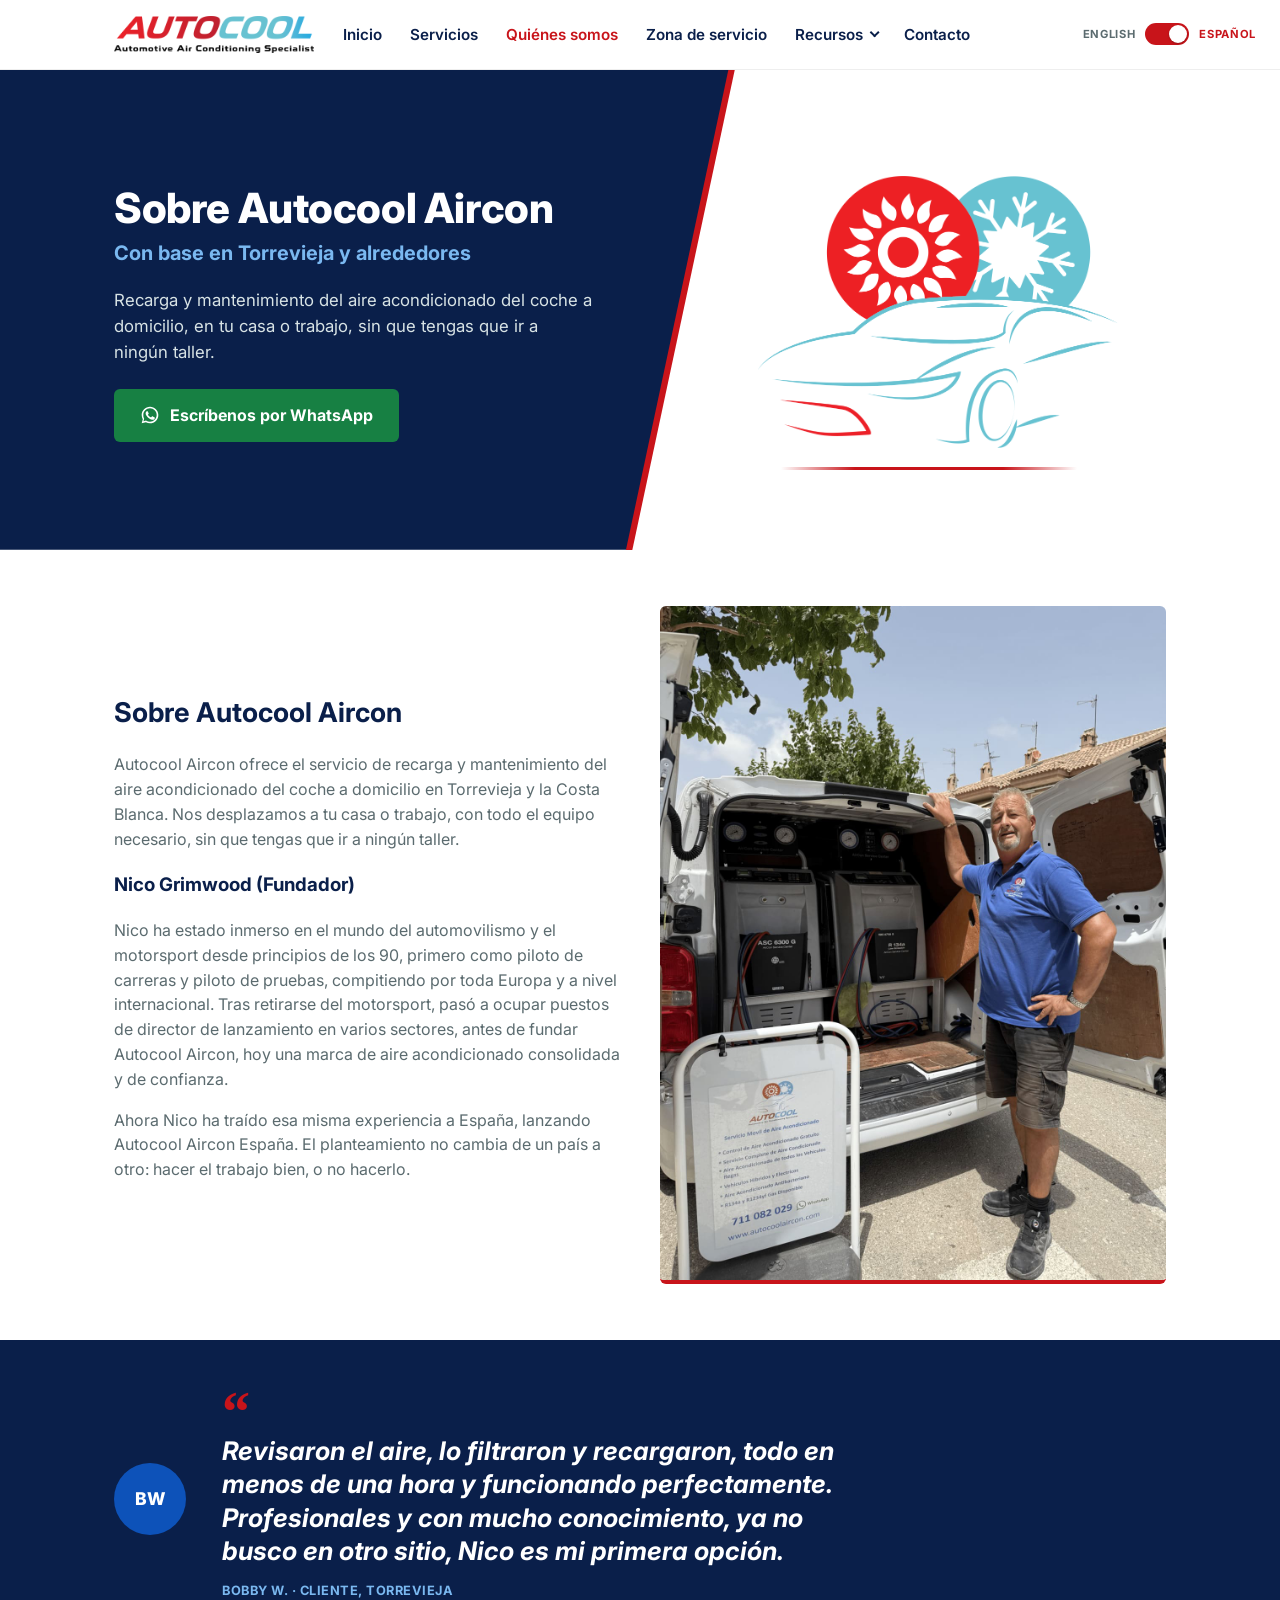
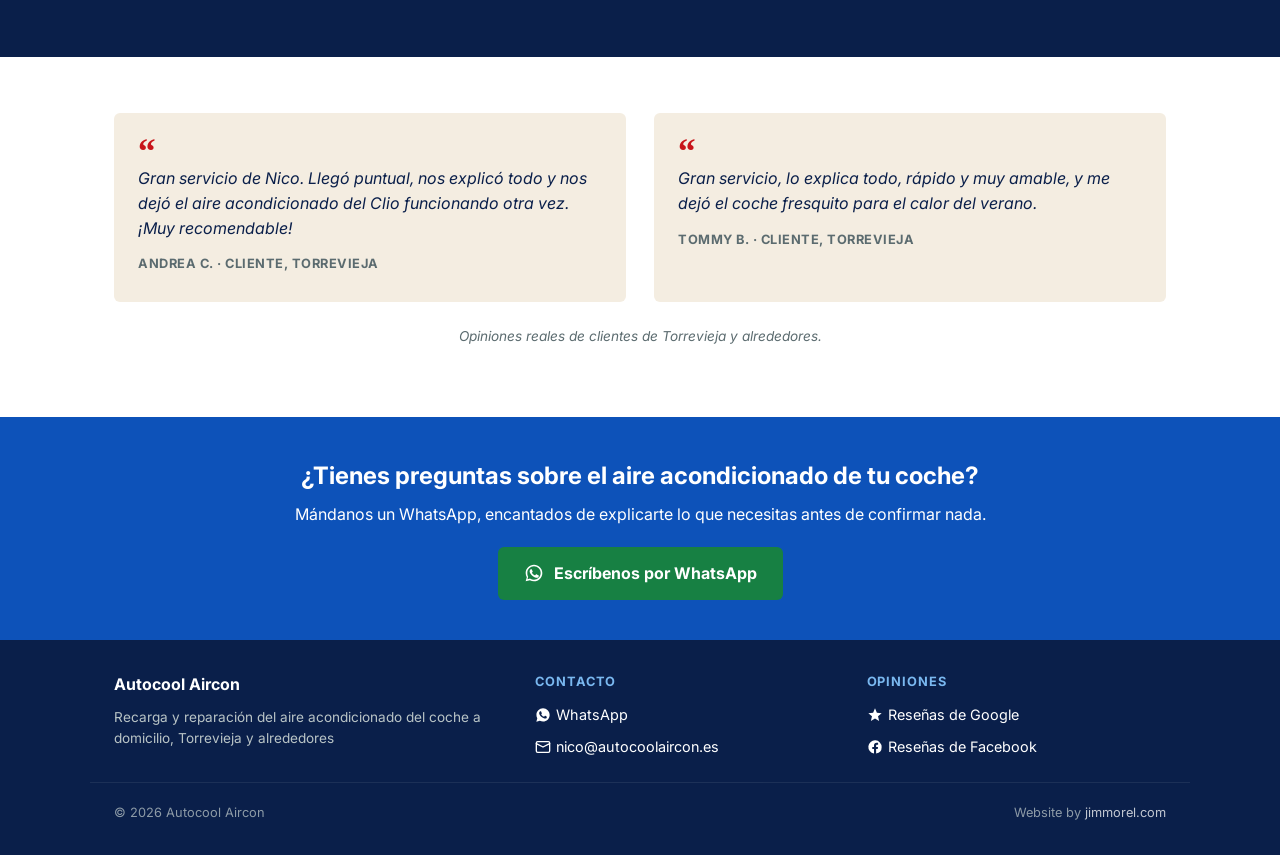
<file: es/about.html>
<!doctype html>
<html lang="es">
	<head>
		<meta charset="UTF-8" />
		<meta name="viewport" content="width=device-width, initial-scale=1.0" />
		<link rel="icon" href="../assets/img/favicon/favicon.ico" sizes="any">
		<link rel="icon" href="../assets/img/favicon/favicon-32x32.png" type="image/png" sizes="32x32">
		<link rel="icon" href="../assets/img/favicon/favicon-16x16.png" type="image/png" sizes="16x16">
		<link rel="apple-touch-icon" href="../assets/img/favicon/apple-touch-icon.png">
		<title>
			Sobre Autocool Aircon | Aire Acondicionado Móvil en Torrevieja
		</title>
		<meta
			name="description"
			content="Autocool Aircon ofrece el servicio de recarga y mantenimiento del aire acondicionado del coche a domicilio en Torrevieja y alrededores. Nos desplazamos a tu casa o trabajo."
		/>
		<meta property="og:type" content="website">
		<meta property="og:url" content="https://autocoolaircon.es/es/about.html">
		<meta property="og:title" content="Sobre Autocool Aircon | Aire Acondicionado Móvil en Torrevieja">
		<meta property="og:description" content="Autocool Aircon ofrece el servicio de recarga y mantenimiento del aire acondicionado del coche a domicilio en Torrevieja y alrededores. Nos desplazamos a tu casa o trabajo.">
		<meta property="og:image" content="https://autocoolaircon.es/assets/img/autocool-nico-equipment.jpg">
		<meta property="fb:app_id" content="2086095632289372">
		<meta property="og:locale" content="es_ES">
		<meta name="twitter:card" content="summary_large_image">
		<meta name="twitter:title" content="Sobre Autocool Aircon | Aire Acondicionado Móvil en Torrevieja">
		<meta name="twitter:description" content="Autocool Aircon ofrece recarga y mantenimiento del aire acondicionado del coche a domicilio en Torrevieja y alrededores. Nos desplazamos a tu casa o trabajo.">
		<meta name="twitter:image" content="https://autocoolaircon.es/assets/img/autocool-nico-equipment.jpg">
		<link rel="canonical" href="https://autocoolaircon.es/es/about.html" />
		<link rel="alternate" hreflang="en" href="https://autocoolaircon.es/about.html" />
		<link rel="alternate" hreflang="es" href="https://autocoolaircon.es/es/about.html" />
		<link rel="alternate" hreflang="x-default" href="https://autocoolaircon.es/about.html" />
		<link rel="preconnect" href="https://fonts.googleapis.com" />
		<link rel="preconnect" href="https://fonts.gstatic.com" crossorigin />
		<link
			href="https://fonts.googleapis.com/css2?family=Inter:wght@400;600;700;800&display=swap"
			rel="stylesheet"
		/>
		<link rel="stylesheet" href="../assets/css/style.css" />
		<noscript><style>
			@media (max-width: 760px) {
				nav.main-nav { max-height: none !important; overflow: visible !important; position: static !important; }
				.nav-toggle { display: none !important; }
				.nav-dropdown-menu { display: block !important; position: static !important; box-shadow: none !important; }
			}
		</style></noscript>
	</head>
	<body>
		<header class="site-header">
			<div class="container">
				<a href="./" class="logo-mark">
					<img
						src="../assets/img/logo/autocool-wordmark.png"
						alt="Autocool Aircon — Especialista en Aire Acondicionado de Automoción"
						class="logo-img"
						width="1000" height="184"
					/>
				</a>
				<nav class="main-nav" id="main-nav">
					<ul>
						<li><a href="index.html">Inicio</a></li>
						<li><a href="services.html">Servicios</a></li>
						<li><a href="about.html" class="active">Quiénes somos</a></li>
						<li><a href="areas.html">Zona de servicio</a></li>
						<li class="nav-item-dropdown">
							<button class="nav-dropdown-toggle" type="button" aria-haspopup="true" aria-expanded="false">
								Recursos
								<span class="nav-dropdown-caret" aria-hidden="true"></span>
							</button>
							<ul class="nav-dropdown-menu">
								<li><a href="faq.html">FAQ</a></li>
							</ul>
						</li>
						<li><a href="contact.html">Contacto</a></li>
					</ul>
				</nav>
				<div class="lang-toggle">
					<a
						class="lang-toggle-link"
						href="../about.html"
						aria-label="Cambiar a inglés"
					>
						<span class="lang-toggle-label" data-lang="en">ENGLISH</span>
						<span class="lang-toggle-switch"
							><span class="lang-toggle-handle"></span
						></span>
						<span class="lang-toggle-label" data-lang="es">ESPAÑOL</span>
					</a>
					<div class="lang-switcher-mobile">
						<a class="lang-switcher-label" data-lang="en" href="../about.html">EN</a>
						<span class="lang-sep" aria-hidden="true">/</span>
						<a class="lang-switcher-label" data-lang="es" href="about.html">ES</a>
					</div>
				</div>
				<button class="nav-toggle" aria-expanded="false" aria-label="Abrir navegación" aria-controls="main-nav">
					<span class="nav-toggle-bar"></span>
					<span class="nav-toggle-bar"></span>
					<span class="nav-toggle-bar"></span>
				</button>
			</div>
		</header>

		<section class="hero">
			<div class="container">
				<div>
					<h1>Sobre Autocool Aircon</h1>
					<p class="hero-location">Con base en Torrevieja y alrededores</p>
					<p class="lede">
						Recarga y mantenimiento del aire acondicionado del coche a
						domicilio, en tu casa o trabajo, sin que tengas que ir a ningún
						taller.
					</p>
					<a
						class="btn-whatsapp"
						href="https://wa.me/34711082029"
						target="_blank"
						rel="noopener"
						><svg viewBox="0 0 24 24" fill="currentColor" aria-hidden="true">
							<path
								d="M12 2C6.48 2 2 6.48 2 12c0 1.85.5 3.58 1.36 5.07L2 22l5.07-1.33A9.93 9.93 0 0 0 12 22c5.52 0 10-4.48 10-10S17.52 2 12 2zm0 18c-1.6 0-3.1-.43-4.4-1.18l-.32-.18-3.1.81.83-3.02-.2-.32A7.9 7.9 0 0 1 4 12c0-4.42 3.58-8 8-8s8 3.58 8 8-3.58 8-8 8zm4.4-5.6c-.24-.12-1.43-.7-1.65-.78-.22-.08-.38-.12-.54.12-.16.24-.62.78-.76.94-.14.16-.28.18-.52.06-.24-.12-1.02-.38-1.94-1.2-.72-.64-1.2-1.43-1.34-1.67-.14-.24-.02-.37.1-.49.12-.12.27-.31.4-.47.13-.16.17-.27.27-.45.1-.18.05-.33-.02-.45-.07-.12-.6-1.45-.82-1.99-.22-.53-.44-.46-.6-.47-.16-.01-.34-.01-.52-.01-.18 0-.47.07-.72.32-.25.25-.96.94-.96 2.29 0 1.35.98 2.65 1.12 2.83.14.18 1.92 2.93 4.65 4 2.73 1.07 2.73.71 3.22.67.49-.04 1.59-.65 1.81-1.28.22-.63.22-1.17.16-1.28-.06-.11-.24-.18-.48-.3z"
							/></svg>Escríbenos por WhatsApp</a
					>
				</div>
				<div class="hero-icon-panel">
					<img
						src="../assets/img/logo/autocool-icon.png"
						alt="Autocool Aircon"
					/>
				</div>
			</div>
		</section>

		<section class="block fade-in">
			<div class="container split">
				<div>
					<h2>Sobre Autocool Aircon</h2>
					<p class="muted-text">
						Autocool Aircon ofrece el servicio de recarga y mantenimiento del
						aire acondicionado del coche a domicilio en Torrevieja y la Costa
						Blanca. Nos desplazamos a tu casa o trabajo, con todo el equipo
						necesario, sin que tengas que ir a ningún taller.
					</p>
					<h3>Nico Grimwood (Fundador)</h3>
					<p class="muted-text">
						Nico ha estado inmerso en el mundo del automovilismo y el motorsport desde principios de los 90, primero como piloto de carreras y piloto de pruebas, compitiendo por toda Europa y a nivel internacional. Tras retirarse del motorsport, pasó a ocupar puestos de director de lanzamiento en varios sectores, antes de fundar Autocool Aircon, hoy una marca de aire acondicionado consolidada y de confianza.
					</p>
					<p class="muted-text">
						Ahora Nico ha traído esa misma experiencia a España, lanzando Autocool Aircon España. El planteamiento no cambia de un país a otro: hacer el trabajo bien, o no hacerlo.
					</p>
				</div>
				<img
					src="../assets/img/autocool-nico-equipment.jpg"
					alt="Nico Grimwood, fundador de Autocool Aircon, con el equipo de servicio móvil"
					class="section-img"
					loading="lazy"
				/>
			</div>
		</section>

		<section class="testimonial-feature fade-in">
			<div class="container testimonial-feature-inner">
				<div class="testimonial-avatar">BW</div>
				<div>
					<span class="testimonial-quote-mark">&ldquo;</span>
					<p class="testimonial-feature-text">
						Revisaron el aire, lo filtraron y recargaron, todo en menos de una
						hora y funcionando perfectamente. Profesionales y con mucho
						conocimiento, ya no busco en otro sitio, Nico es mi primera opción.
					</p>
					<p class="testimonial-attribution">
						BOBBY W. &middot; CLIENTE, TORREVIEJA
					</p>
				</div>
			</div>
		</section>

		<section class="block fade-in">
			<div class="container testimonial-secondary-row">
				<div class="testimonial-secondary">
					<span class="testimonial-quote-mark testimonial-quote-mark-sm"
						>&ldquo;</span
					>
					<p>
						Gran servicio de Nico. Llegó puntual, nos explicó todo y nos dejó el
						aire acondicionado del Clio funcionando otra vez. ¡Muy recomendable!
					</p>
					<p class="testimonial-attribution">
						ANDREA C. &middot; CLIENTE, TORREVIEJA
					</p>
				</div>
				<div class="testimonial-secondary">
					<span class="testimonial-quote-mark testimonial-quote-mark-sm"
						>&ldquo;</span
					>
					<p>
						Gran servicio, lo explica todo, rápido y muy amable, y me dejó el
						coche fresquito para el calor del verano.
					</p>
					<p class="testimonial-attribution">
						TOMMY B. &middot; CLIENTE, TORREVIEJA
					</p>
				</div>
			</div>
			<p class="testimonial-note">
				Opiniones reales de clientes de Torrevieja y alrededores.
			</p>
		</section>

		<section class="cta-band">
			<div class="container">
				<h2>¿Tienes preguntas sobre el aire acondicionado de tu coche?</h2>
				<p>
					Mándanos un WhatsApp, encantados de explicarte lo que necesitas antes
					de confirmar nada.
				</p>
				<a
					class="btn-whatsapp"
					href="https://wa.me/34711082029"
					target="_blank"
					rel="noopener"
					><svg viewBox="0 0 24 24" fill="currentColor" aria-hidden="true">
						<path
							d="M12 2C6.48 2 2 6.48 2 12c0 1.85.5 3.58 1.36 5.07L2 22l5.07-1.33A9.93 9.93 0 0 0 12 22c5.52 0 10-4.48 10-10S17.52 2 12 2zm0 18c-1.6 0-3.1-.43-4.4-1.18l-.32-.18-3.1.81.83-3.02-.2-.32A7.9 7.9 0 0 1 4 12c0-4.42 3.58-8 8-8s8 3.58 8 8-3.58 8-8 8zm4.4-5.6c-.24-.12-1.43-.7-1.65-.78-.22-.08-.38-.12-.54.12-.16.24-.62.78-.76.94-.14.16-.28.18-.52.06-.24-.12-1.02-.38-1.94-1.2-.72-.64-1.2-1.43-1.34-1.67-.14-.24-.02-.37.1-.49.12-.12.27-.31.4-.47.13-.16.17-.27.27-.45.1-.18.05-.33-.02-.45-.07-.12-.6-1.45-.82-1.99-.22-.53-.44-.46-.6-.47-.16-.01-.34-.01-.52-.01-.18 0-.47.07-.72.32-.25.25-.96.94-.96 2.29 0 1.35.98 2.65 1.12 2.83.14.18 1.92 2.93 4.65 4 2.73 1.07 2.73.71 3.22.67.49-.04 1.59-.65 1.81-1.28.22-.63.22-1.17.16-1.28-.06-.11-.24-.18-.48-.3z"
						/></svg
					>Escríbenos por WhatsApp</a
				>
			</div>
		</section>

		<footer class="site-footer">
			<div class="container footer-columns">
				<div class="footer-col footer-brand">
					<p class="footer-brand-name">Autocool Aircon</p>
					<p class="footer-tagline">Recarga y reparación del aire acondicionado del coche a domicilio, Torrevieja y alrededores</p>
				</div>
				<div class="footer-col">
					<p class="footer-col-heading">Contacto</p>
					<a href="https://wa.me/34711082029" target="_blank" rel="noopener" class="footer-link"><svg aria-hidden="true" width="16" height="16" viewBox="0 0 24 24" fill="currentColor"><path d="M12.04 2C6.58 2 2.13 6.45 2.13 11.91c0 1.75.46 3.48 1.32 5.01L2 22l5.25-1.38c1.47.8 3.13 1.22 4.79 1.22h.01c5.46 0 9.91-4.45 9.91-9.91C21.96 6.45 17.5 2 12.04 2zm5.83 14.02c-.24.68-1.42 1.3-1.96 1.35-.5.05-1.13.07-1.83-.11-.42-.11-.96-.3-1.65-.6-2.9-1.25-4.79-4.17-4.94-4.36-.14-.19-1.18-1.57-1.18-3 0-1.42.75-2.12 1.02-2.41.27-.29.58-.36.78-.36.19 0 .39 0 .55.01.18.01.42-.07.65.5.24.58.82 2 .89 2.15.07.15.12.32.02.51-.09.19-.14.31-.27.48-.14.16-.29.36-.41.49-.14.14-.28.29-.12.57.16.28.71 1.17 1.52 1.9 1.05.94 1.93 1.23 2.21 1.37.28.14.44.12.61-.07.16-.19.68-.79.87-1.06.18-.27.37-.22.61-.13.25.09 1.58.75 1.85.88.27.14.45.2.51.32.06.11.06.66-.18 1.35z"/></svg>WhatsApp</a>
					<a href="mailto:nico@autocoolaircon.es" class="footer-link"><svg aria-hidden="true" width="16" height="16" viewBox="0 0 24 24" fill="none" stroke="currentColor" stroke-width="2" stroke-linecap="round" stroke-linejoin="round"><rect x="2" y="4" width="20" height="16" rx="2"/><path d="m22 7-10 5L2 7"/></svg>nico@autocoolaircon.es</a>
				</div>
				<div class="footer-col">
					<p class="footer-col-heading">Opiniones</p>
					<a href="https://g.page/r/CTNVt-OQogbFEBM/review" target="_blank" rel="noopener" class="footer-link"><svg aria-hidden="true" width="16" height="16" viewBox="0 0 24 24" fill="currentColor"><path d="M12 17.27 18.18 21l-1.64-7.03L22 9.24l-7.19-.61L12 2 9.19 8.63 2 9.24l5.46 4.73L5.82 21z"/></svg>Reseñas de Google</a>
					<a href="https://www.facebook.com/autocoolaircon/reviews" target="_blank" rel="noopener" class="footer-link"><svg aria-hidden="true" width="16" height="16" viewBox="0 0 24 24" fill="currentColor"><path d="M22 12a10 10 0 1 0-11.5 9.87v-6.98H7.9V12h2.6V9.8c0-2.57 1.53-3.99 3.87-3.99 1.12 0 2.3.2 2.3.2v2.53h-1.3c-1.28 0-1.68.8-1.68 1.62V12h2.86l-.46 2.89h-2.4v6.98A10 10 0 0 0 22 12z"/></svg>Reseñas de Facebook</a>
				</div>
			</div>
			<div class="container footer-bottom">
				<span>&copy; 2026 Autocool Aircon</span>
				<span>Website by <a href="https://jimmorel.com" target="_blank" rel="noopener">jimmorel.com</a></span>
			</div>
		</footer>

		<script src="../assets/js/scroll-fade.js"></script>
		<script src="../assets/js/sticky-header.js"></script>
		<script src="../assets/js/lang-switch.js"></script>
		<script src="../assets/js/nav-toggle.js"></script>
	</body>
</html>
</file>
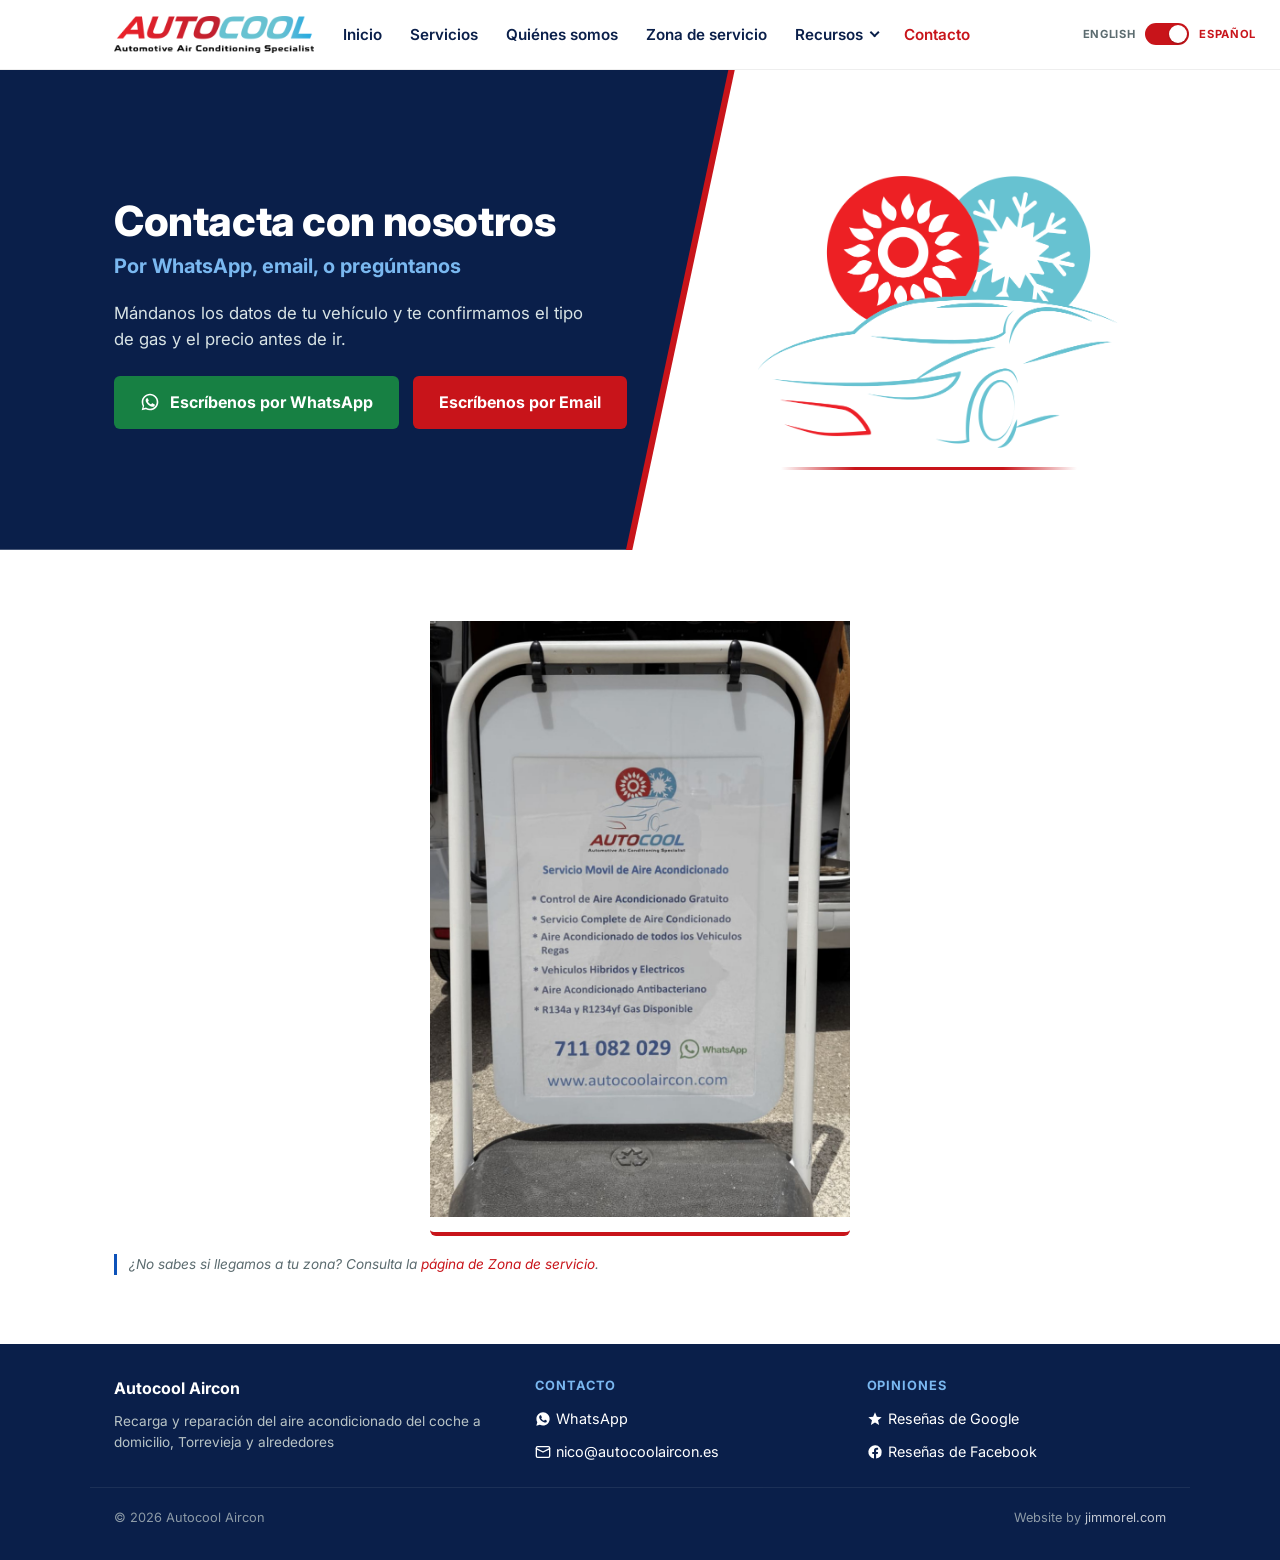
<file: es/contact.html>
<!doctype html>
<html lang="es">
	<head>
		<meta charset="UTF-8" />
		<meta name="viewport" content="width=device-width, initial-scale=1.0" />
		<link rel="icon" href="../assets/img/favicon/favicon.ico" sizes="any">
		<link rel="icon" href="../assets/img/favicon/favicon-32x32.png" type="image/png" sizes="32x32">
		<link rel="icon" href="../assets/img/favicon/favicon-16x16.png" type="image/png" sizes="16x16">
		<link rel="apple-touch-icon" href="../assets/img/favicon/apple-touch-icon.png">
		<title>
			Contacta con Autocool Aircon | Aire Acondicionado Móvil en Torrevieja
		</title>
		<meta
			name="description"
			content="Contacta con Autocool Aircon para el servicio de recarga y mantenimiento del aire acondicionado del coche en Torrevieja y alrededores. WhatsApp o email."
		/>
		<meta property="og:type" content="website">
		<meta property="og:url" content="https://autocoolaircon.es/es/contact.html">
		<meta property="og:title" content="Contacta con Autocool Aircon | Aire Acondicionado Móvil en Torrevieja">
		<meta property="og:description" content="Contacta con Autocool Aircon para el servicio de recarga y mantenimiento del aire acondicionado del coche en Torrevieja y alrededores. WhatsApp o email.">
		<meta property="og:image" content="https://autocoolaircon.es/assets/img/contact-van-roadside.jpg">
		<meta property="fb:app_id" content="2086095632289372">
		<meta property="og:locale" content="es_ES">
		<meta name="twitter:card" content="summary_large_image">
		<meta name="twitter:title" content="Contacta con Autocool Aircon | Aire Acondicionado Móvil en Torrevieja">
		<meta name="twitter:description" content="Contacta con Autocool Aircon para recarga y mantenimiento del aire acondicionado del coche en Torrevieja y alrededores. WhatsApp o email.">
		<meta name="twitter:image" content="https://autocoolaircon.es/assets/img/contact-van-roadside.jpg">
		<link rel="canonical" href="https://autocoolaircon.es/es/contact.html" />
		<link rel="alternate" hreflang="en" href="https://autocoolaircon.es/contact.html" />
		<link rel="alternate" hreflang="es" href="https://autocoolaircon.es/es/contact.html" />
		<link rel="alternate" hreflang="x-default" href="https://autocoolaircon.es/contact.html" />
		<link rel="preconnect" href="https://fonts.googleapis.com" />
		<link rel="preconnect" href="https://fonts.gstatic.com" crossorigin />
		<link
			href="https://fonts.googleapis.com/css2?family=Inter:wght@400;600;700;800&display=swap"
			rel="stylesheet"
		/>
		<link rel="stylesheet" href="../assets/css/style.css" />
		<noscript><style>
			@media (max-width: 760px) {
				nav.main-nav { max-height: none !important; overflow: visible !important; position: static !important; }
				.nav-toggle { display: none !important; }
				.nav-dropdown-menu { display: block !important; position: static !important; box-shadow: none !important; }
			}
		</style></noscript>
	</head>
	<body>
		<header class="site-header">
			<div class="container">
				<a href="./" class="logo-mark">
					<img
						src="../assets/img/logo/autocool-wordmark.png"
						alt="Autocool Aircon — Especialista en Aire Acondicionado de Automoción"
						class="logo-img"
						width="1000" height="184"
					/>
				</a>
				<nav class="main-nav" id="main-nav">
					<ul>
						<li><a href="index.html">Inicio</a></li>
						<li><a href="services.html">Servicios</a></li>
						<li><a href="about.html">Quiénes somos</a></li>
						<li><a href="areas.html">Zona de servicio</a></li>
						<li class="nav-item-dropdown">
							<button class="nav-dropdown-toggle" type="button" aria-haspopup="true" aria-expanded="false">
								Recursos
								<span class="nav-dropdown-caret" aria-hidden="true"></span>
							</button>
							<ul class="nav-dropdown-menu">
								<li><a href="faq.html">FAQ</a></li>
							</ul>
						</li>
						<li><a href="contact.html" class="active">Contacto</a></li>
					</ul>
				</nav>
				<div class="lang-toggle">
					<a
						class="lang-toggle-link"
						href="../contact.html"
						aria-label="Cambiar a inglés"
					>
						<span class="lang-toggle-label" data-lang="en">ENGLISH</span>
						<span class="lang-toggle-switch"
							><span class="lang-toggle-handle"></span
						></span>
						<span class="lang-toggle-label" data-lang="es">ESPAÑOL</span>
					</a>
					<div class="lang-switcher-mobile">
						<a class="lang-switcher-label" data-lang="en" href="../contact.html">EN</a>
						<span class="lang-sep" aria-hidden="true">/</span>
						<a class="lang-switcher-label" data-lang="es" href="contact.html">ES</a>
					</div>
				</div>
				<button class="nav-toggle" aria-expanded="false" aria-label="Abrir navegación" aria-controls="main-nav">
					<span class="nav-toggle-bar"></span>
					<span class="nav-toggle-bar"></span>
					<span class="nav-toggle-bar"></span>
				</button>
			</div>
		</header>

		<section class="hero">
			<div class="container">
				<div>
					<h1>Contacta con nosotros</h1>
					<p class="hero-location">Por WhatsApp, email, o pregúntanos</p>
					<p class="lede">
						Mándanos los datos de tu vehículo y te confirmamos el tipo de gas y
						el precio antes de ir.
					</p>
					<div class="hero-cta-row">
						<a
							class="btn-whatsapp"
							href="https://wa.me/34711082029"
							target="_blank"
							rel="noopener"
							><svg viewBox="0 0 24 24" fill="currentColor" aria-hidden="true">
								<path
									d="M12 2C6.48 2 2 6.48 2 12c0 1.85.5 3.58 1.36 5.07L2 22l5.07-1.33A9.93 9.93 0 0 0 12 22c5.52 0 10-4.48 10-10S17.52 2 12 2zm0 18c-1.6 0-3.1-.43-4.4-1.18l-.32-.18-3.1.81.83-3.02-.2-.32A7.9 7.9 0 0 1 4 12c0-4.42 3.58-8 8-8s8 3.58 8 8-3.58 8-8 8zm4.4-5.6c-.24-.12-1.43-.7-1.65-.78-.22-.08-.38-.12-.54.12-.16.24-.62.78-.76.94-.14.16-.28.18-.52.06-.24-.12-1.02-.38-1.94-1.2-.72-.64-1.2-1.43-1.34-1.67-.14-.24-.02-.37.1-.49.12-.12.27-.31.4-.47.13-.16.17-.27.27-.45.1-.18.05-.33-.02-.45-.07-.12-.6-1.45-.82-1.99-.22-.53-.44-.46-.6-.47-.16-.01-.34-.01-.52-.01-.18 0-.47.07-.72.32-.25.25-.96.94-.96 2.29 0 1.35.98 2.65 1.12 2.83.14.18 1.92 2.93 4.65 4 2.73 1.07 2.73.71 3.22.67.49-.04 1.59-.65 1.81-1.28.22-.63.22-1.17.16-1.28-.06-.11-.24-.18-.48-.3z"
								/></svg
							>Escríbenos por WhatsApp</a
						>
						<a
							id="email-trigger"
							class="btn-primary"
							href="mailto:nico@autocoolaircon.es"
							>Escríbenos por Email</a
						>
					</div>
				</div>
				<div class="hero-icon-panel">
					<img
						src="../assets/img/logo/autocool-icon.png"
						alt="Autocool Aircon"
					/>
				</div>
			</div>
		</section>

		<section class="block fade-in">
			<div class="container">
				<img
					src="../assets/img/sign-es.jpg"
					alt="Cartel de servicios y contacto de Autocool Aircon"
					class="section-img contact-img"
					loading="lazy"
				/>
				<p class="pending-note">
					¿No sabes si llegamos a tu zona? Consulta la
					<a href="areas.html">página de Zona de servicio</a>.
				</p>
			</div>
		</section>

		<!-- EMAIL MODAL -->
		<div id="email-modal" class="email-modal" aria-hidden="true">
			<div class="email-modal-backdrop"></div>
			<div
				class="email-modal-panel"
				role="dialog"
				aria-modal="true"
				aria-labelledby="email-modal-label"
			>
				<p id="email-modal-label" class="email-modal-label">Abrir con</p>
				<a
					href="https://mail.google.com/mail/?view=cm&amp;to=nico@autocoolaircon.es"
					target="_blank"
					rel="noopener"
					class="email-modal-option"
				>
					<svg viewBox="0 0 24 24" fill="none">
						<path
							d="M22 6c0-1.1-.9-2-2-2H4c-1.1 0-2 .9-2 2v12c0 1.1.9 2 2 2h16c1.1 0 2-.9 2-2V6z"
							stroke="currentColor"
							stroke-width="1.6"
						/>
						<path
							d="M22 6l-10 7L2 6"
							stroke="currentColor"
							stroke-width="1.6"
						/>
					</svg>
					Gmail
				</a>
				<a
					href="https://outlook.live.com/mail/0/deeplink/compose?to=nico@autocoolaircon.es"
					target="_blank"
					rel="noopener"
					class="email-modal-option"
				>
					<svg viewBox="0 0 24 24" fill="none">
						<rect
							x="2"
							y="4"
							width="20"
							height="16"
							rx="2"
							stroke="currentColor"
							stroke-width="1.6"
						/>
						<path d="M2 8h20M8 4v16" stroke="currentColor" stroke-width="1.6" />
					</svg>
					Outlook
				</a>
				<a href="mailto:nico@autocoolaircon.es" class="email-modal-option">
					<svg viewBox="0 0 24 24" fill="none">
						<path
							d="M12 2C6.48 2 2 6.48 2 12s4.48 10 10 10 10-4.48 10-10S17.52 2 12 2z"
							stroke="currentColor"
							stroke-width="1.6"
						/>
						<path
							d="M8 12l2.5 2.5L16 9"
							stroke="currentColor"
							stroke-width="1.6"
							stroke-linecap="round"
						/>
					</svg>
					App de correo predeterminada
				</a>
				<button
					id="email-copy"
					class="email-modal-option email-modal-copy"
					data-copied-label="¡Copiado!"
				>
					<svg viewBox="0 0 24 24" fill="none">
						<rect
							x="9"
							y="9"
							width="13"
							height="13"
							rx="2"
							stroke="currentColor"
							stroke-width="1.6"
						/>
						<path
							d="M5 15H4a2 2 0 01-2-2V4a2 2 0 012-2h9a2 2 0 012 2v1"
							stroke="currentColor"
							stroke-width="1.6"
						/>
					</svg>
					<span aria-live="polite">Copiar dirección</span>
				</button>
			</div>
		</div>

		<footer class="site-footer">
			<div class="container footer-columns">
				<div class="footer-col footer-brand">
					<p class="footer-brand-name">Autocool Aircon</p>
					<p class="footer-tagline">Recarga y reparación del aire acondicionado del coche a domicilio, Torrevieja y alrededores</p>
				</div>
				<div class="footer-col">
					<p class="footer-col-heading">Contacto</p>
					<a href="https://wa.me/34711082029" target="_blank" rel="noopener" class="footer-link"><svg aria-hidden="true" width="16" height="16" viewBox="0 0 24 24" fill="currentColor"><path d="M12.04 2C6.58 2 2.13 6.45 2.13 11.91c0 1.75.46 3.48 1.32 5.01L2 22l5.25-1.38c1.47.8 3.13 1.22 4.79 1.22h.01c5.46 0 9.91-4.45 9.91-9.91C21.96 6.45 17.5 2 12.04 2zm5.83 14.02c-.24.68-1.42 1.3-1.96 1.35-.5.05-1.13.07-1.83-.11-.42-.11-.96-.3-1.65-.6-2.9-1.25-4.79-4.17-4.94-4.36-.14-.19-1.18-1.57-1.18-3 0-1.42.75-2.12 1.02-2.41.27-.29.58-.36.78-.36.19 0 .39 0 .55.01.18.01.42-.07.65.5.24.58.82 2 .89 2.15.07.15.12.32.02.51-.09.19-.14.31-.27.48-.14.16-.29.36-.41.49-.14.14-.28.29-.12.57.16.28.71 1.17 1.52 1.9 1.05.94 1.93 1.23 2.21 1.37.28.14.44.12.61-.07.16-.19.68-.79.87-1.06.18-.27.37-.22.61-.13.25.09 1.58.75 1.85.88.27.14.45.2.51.32.06.11.06.66-.18 1.35z"/></svg>WhatsApp</a>
					<a href="mailto:nico@autocoolaircon.es" class="footer-link"><svg aria-hidden="true" width="16" height="16" viewBox="0 0 24 24" fill="none" stroke="currentColor" stroke-width="2" stroke-linecap="round" stroke-linejoin="round"><rect x="2" y="4" width="20" height="16" rx="2"/><path d="m22 7-10 5L2 7"/></svg>nico@autocoolaircon.es</a>
				</div>
				<div class="footer-col">
					<p class="footer-col-heading">Opiniones</p>
					<a href="https://g.page/r/CTNVt-OQogbFEBM/review" target="_blank" rel="noopener" class="footer-link"><svg aria-hidden="true" width="16" height="16" viewBox="0 0 24 24" fill="currentColor"><path d="M12 17.27 18.18 21l-1.64-7.03L22 9.24l-7.19-.61L12 2 9.19 8.63 2 9.24l5.46 4.73L5.82 21z"/></svg>Reseñas de Google</a>
					<a href="https://www.facebook.com/autocoolaircon/reviews" target="_blank" rel="noopener" class="footer-link"><svg aria-hidden="true" width="16" height="16" viewBox="0 0 24 24" fill="currentColor"><path d="M22 12a10 10 0 1 0-11.5 9.87v-6.98H7.9V12h2.6V9.8c0-2.57 1.53-3.99 3.87-3.99 1.12 0 2.3.2 2.3.2v2.53h-1.3c-1.28 0-1.68.8-1.68 1.62V12h2.86l-.46 2.89h-2.4v6.98A10 10 0 0 0 22 12z"/></svg>Reseñas de Facebook</a>
				</div>
			</div>
			<div class="container footer-bottom">
				<span>&copy; 2026 Autocool Aircon</span>
				<span>Website by <a href="https://jimmorel.com" target="_blank" rel="noopener">jimmorel.com</a></span>
			</div>
		</footer>

		<script src="../assets/js/scroll-fade.js"></script>
		<script src="../assets/js/sticky-header.js"></script>
		<script src="../assets/js/lang-switch.js"></script>
		<script src="../assets/js/nav-toggle.js"></script>
		<script src="../assets/js/email-modal.js"></script>
	</body>
</html>
</file>
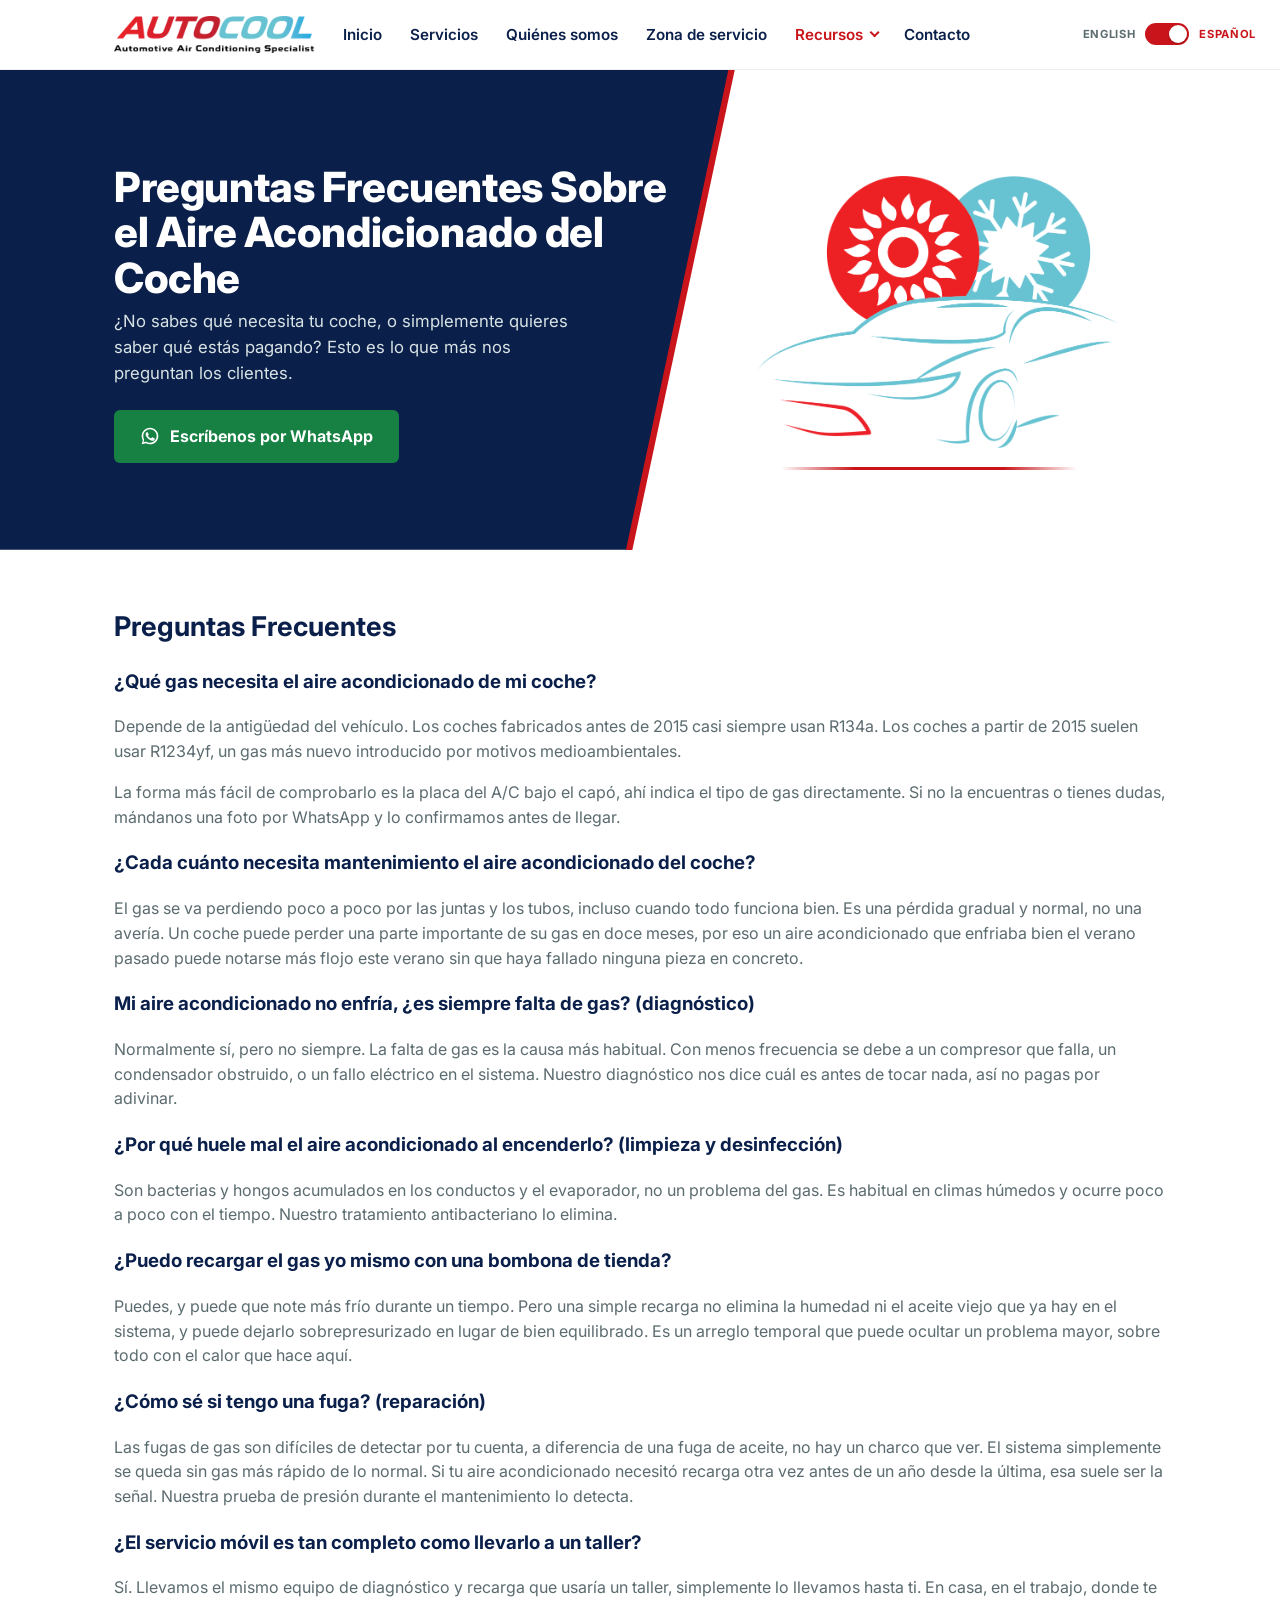
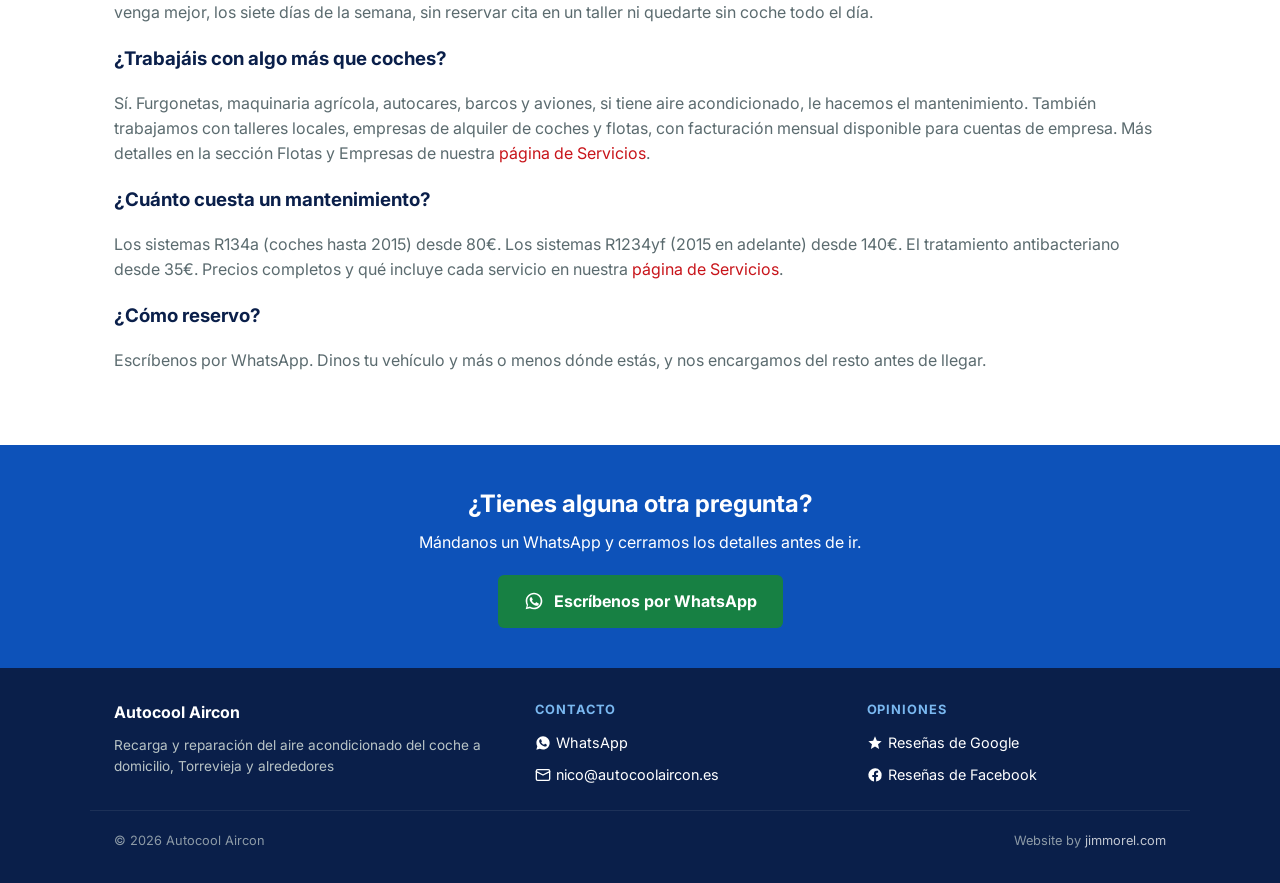
<file: es/faq.html>
<!doctype html>
<html lang="es">
	<head>
		<meta charset="UTF-8" />
		<meta name="viewport" content="width=device-width, initial-scale=1.0" />
		<link rel="icon" href="../assets/img/favicon/favicon.ico" sizes="any">
		<link rel="icon" href="../assets/img/favicon/favicon-32x32.png" type="image/png" sizes="32x32">
		<link rel="icon" href="../assets/img/favicon/favicon-16x16.png" type="image/png" sizes="16x16">
		<link rel="apple-touch-icon" href="../assets/img/favicon/apple-touch-icon.png">
		<title>
			Preguntas Frecuentes: Gas, Recarga y Precios del Aire Acondicionado | Autocool Aircon, Torrevieja
		</title>
		<meta
			name="description"
			content="Respuestas a las preguntas más comunes sobre el aire acondicionado del coche: qué gas refrigerante necesita tu coche (R134a o R1234yf), recarga, fugas y precios. Servicio móvil en Torrevieja y alrededores."
		/>
		<meta property="og:type" content="website">
		<meta property="og:url" content="https://autocoolaircon.es/es/faq.html">
		<meta property="og:title" content="Preguntas Frecuentes: Gas, Recarga y Precios del Aire Acondicionado | Autocool Aircon, Torrevieja">
		<meta property="og:description" content="Respuestas a las preguntas más comunes sobre el aire acondicionado del coche: qué gas refrigerante necesita tu coche (R134a o R1234yf), recarga, fugas y precios. Servicio móvil en Torrevieja y alrededores.">
		<meta property="og:image" content="https://autocoolaircon.es/assets/img/autocool-nico-with-van.jpg">
		<meta property="fb:app_id" content="2086095632289372">
		<meta property="og:locale" content="es_ES">
		<meta name="twitter:card" content="summary_large_image">
		<meta name="twitter:title" content="Preguntas Frecuentes: Gas, Recarga y Precios del Aire Acondicionado | Autocool Aircon, Torrevieja">
		<meta name="twitter:description" content="Respuestas a las preguntas más comunes sobre el aire acondicionado del coche: qué gas refrigerante necesita tu coche (R134a o R1234yf), recarga, fugas y precios. Servicio móvil en Torrevieja y alrededores.">
		<meta name="twitter:image" content="https://autocoolaircon.es/assets/img/autocool-nico-with-van.jpg">
		<link rel="canonical" href="https://autocoolaircon.es/es/faq.html" />
		<link rel="alternate" hreflang="en" href="https://autocoolaircon.es/faq.html" />
		<link rel="alternate" hreflang="es" href="https://autocoolaircon.es/es/faq.html" />
		<link rel="alternate" hreflang="x-default" href="https://autocoolaircon.es/faq.html" />
		<link rel="preconnect" href="https://fonts.googleapis.com" />
		<link rel="preconnect" href="https://fonts.gstatic.com" crossorigin />
		<link
			href="https://fonts.googleapis.com/css2?family=Inter:wght@400;600;700;800&display=swap"
			rel="stylesheet"
		/>
		<link rel="stylesheet" href="../assets/css/style.css" />
		<noscript><style>
			@media (max-width: 760px) {
				nav.main-nav { max-height: none !important; overflow: visible !important; position: static !important; }
				.nav-toggle { display: none !important; }
				.nav-dropdown-menu { display: block !important; position: static !important; box-shadow: none !important; }
			}
		</style></noscript>
		<script type="application/ld+json">
		{
			"@context": "https://schema.org",
			"@type": "FAQPage",
			"mainEntity": [
				{
					"@type": "Question",
					"name": "¿Qué gas necesita el aire acondicionado de mi coche?",
					"acceptedAnswer": {
						"@type": "Answer",
						"text": "Depende de la antigüedad del vehículo. Los coches fabricados antes de 2015 casi siempre usan R134a. Los coches a partir de 2015 suelen usar R1234yf, un gas más nuevo introducido por motivos medioambientales. La forma más fácil de comprobarlo es la placa del A/C bajo el capó, ahí indica el tipo de gas directamente. Si no la encuentras o tienes dudas, mándanos una foto por WhatsApp y lo confirmamos antes de llegar."
					}
				},
				{
					"@type": "Question",
					"name": "¿Cada cuánto necesita mantenimiento el aire acondicionado del coche?",
					"acceptedAnswer": {
						"@type": "Answer",
						"text": "El gas se va perdiendo poco a poco por las juntas y los tubos, incluso cuando todo funciona bien. Es una pérdida gradual y normal, no una avería. Un coche puede perder una parte importante de su gas en doce meses, por eso un aire acondicionado que enfriaba bien el verano pasado puede notarse más flojo este verano sin que haya fallado ninguna pieza en concreto."
					}
				},
				{
					"@type": "Question",
					"name": "Mi aire acondicionado no enfría, ¿es siempre falta de gas?",
					"acceptedAnswer": {
						"@type": "Answer",
						"text": "Normalmente sí, pero no siempre. La falta de gas es la causa más habitual. Con menos frecuencia se debe a un compresor que falla, un condensador obstruido, o un fallo eléctrico en el sistema. Nuestro diagnóstico nos dice cuál es antes de tocar nada, así no pagas por adivinar."
					}
				},
				{
					"@type": "Question",
					"name": "¿Por qué huele mal el aire acondicionado al encenderlo?",
					"acceptedAnswer": {
						"@type": "Answer",
						"text": "Son bacterias y hongos acumulados en los conductos y el evaporador, no un problema del gas. Es habitual en climas húmedos y ocurre poco a poco con el tiempo. Nuestro tratamiento antibacteriano lo elimina."
					}
				},
				{
					"@type": "Question",
					"name": "¿Puedo recargar el gas yo mismo con una bombona de tienda?",
					"acceptedAnswer": {
						"@type": "Answer",
						"text": "Puedes, y puede que note más frío durante un tiempo. Pero una simple recarga no elimina la humedad ni el aceite viejo que ya hay en el sistema, y puede dejarlo sobrepresurizado en lugar de bien equilibrado. Es un arreglo temporal que puede ocultar un problema mayor, sobre todo con el calor que hace aquí."
					}
				},
				{
					"@type": "Question",
					"name": "¿Cómo sé si tengo una fuga?",
					"acceptedAnswer": {
						"@type": "Answer",
						"text": "Las fugas de gas son difíciles de detectar por tu cuenta, a diferencia de una fuga de aceite, no hay un charco que ver. El sistema simplemente se queda sin gas más rápido de lo normal. Si tu aire acondicionado necesitó recarga otra vez antes de un año desde la última, esa suele ser la señal. Nuestra prueba de presión durante el mantenimiento lo detecta."
					}
				},
				{
					"@type": "Question",
					"name": "¿El servicio móvil es tan completo como llevarlo a un taller?",
					"acceptedAnswer": {
						"@type": "Answer",
						"text": "Sí. Llevamos el mismo equipo de diagnóstico y recarga que usaría un taller, simplemente lo llevamos hasta ti. En casa, en el trabajo, donde te venga mejor, los siete días de la semana, sin reservar cita en un taller ni quedarte sin coche todo el día."
					}
				},
				{
					"@type": "Question",
					"name": "¿Trabajáis con algo más que coches?",
					"acceptedAnswer": {
						"@type": "Answer",
						"text": "Sí. Furgonetas, maquinaria agrícola, autocares, barcos y aviones, si tiene aire acondicionado, le hacemos el mantenimiento. También trabajamos con talleres locales, empresas de alquiler de coches y flotas, con facturación mensual disponible para cuentas de empresa. Más detalles en la sección Flotas y Empresas de nuestra página de Servicios."
					}
				},
				{
					"@type": "Question",
					"name": "¿Cuánto cuesta un mantenimiento?",
					"acceptedAnswer": {
						"@type": "Answer",
						"text": "Los sistemas R134a (coches hasta 2015) desde 80€. Los sistemas R1234yf (2015 en adelante) desde 140€. El tratamiento antibacteriano desde 35€. Precios completos y qué incluye cada servicio en nuestra página de Servicios."
					}
				},
				{
					"@type": "Question",
					"name": "¿Cómo reservo?",
					"acceptedAnswer": {
						"@type": "Answer",
						"text": "Escríbenos por WhatsApp. Dinos tu vehículo y más o menos dónde estás, y nos encargamos del resto antes de llegar."
					}
				}
			]
		}
		</script>
	</head>
	<body>
		<header class="site-header">
			<div class="container">
				<a href="./" class="logo-mark">
					<img
						src="../assets/img/logo/autocool-wordmark.png"
						alt="Autocool Aircon — Especialista en Aire Acondicionado de Automoción"
						class="logo-img"
						width="1000" height="184"
					/>
				</a>
				<nav class="main-nav" id="main-nav">
					<ul>
						<li><a href="index.html">Inicio</a></li>
						<li><a href="services.html">Servicios</a></li>
						<li><a href="about.html">Quiénes somos</a></li>
						<li><a href="areas.html">Zona de servicio</a></li>
						<li class="nav-item-dropdown">
							<button class="nav-dropdown-toggle active" type="button" aria-haspopup="true" aria-expanded="false">
								Recursos
								<span class="nav-dropdown-caret" aria-hidden="true"></span>
							</button>
							<ul class="nav-dropdown-menu">
								<li><a href="faq.html" class="active">FAQ</a></li>
							</ul>
						</li>
						<li><a href="contact.html">Contacto</a></li>
					</ul>
				</nav>
				<div class="lang-toggle">
					<a
						class="lang-toggle-link"
						href="../faq.html"
						aria-label="Cambiar a inglés"
					>
						<span class="lang-toggle-label" data-lang="en">ENGLISH</span>
						<span class="lang-toggle-switch"
							><span class="lang-toggle-handle"></span
						></span>
						<span class="lang-toggle-label" data-lang="es">ESPAÑOL</span>
					</a>
					<div class="lang-switcher-mobile">
						<a class="lang-switcher-label" data-lang="en" href="../faq.html">EN</a>
						<span class="lang-sep" aria-hidden="true">/</span>
						<a class="lang-switcher-label" data-lang="es" href="faq.html">ES</a>
					</div>
				</div>
				<button class="nav-toggle" aria-expanded="false" aria-label="Abrir navegación" aria-controls="main-nav">
					<span class="nav-toggle-bar"></span>
					<span class="nav-toggle-bar"></span>
					<span class="nav-toggle-bar"></span>
				</button>
			</div>
		</header>

		<section class="hero">
			<div class="container">
				<div>
					<h1>Preguntas Frecuentes Sobre el Aire Acondicionado del Coche</h1>
					<p class="lede">
						¿No sabes qué necesita tu coche, o simplemente quieres saber qué
						estás pagando? Esto es lo que más nos preguntan los clientes.
					</p>
					<a
						class="btn-whatsapp"
						href="https://wa.me/34711082029"
						target="_blank"
						rel="noopener"
						><svg viewBox="0 0 24 24" fill="currentColor" aria-hidden="true"><path d="M12 2C6.48 2 2 6.48 2 12c0 1.85.5 3.58 1.36 5.07L2 22l5.07-1.33A9.93 9.93 0 0 0 12 22c5.52 0 10-4.48 10-10S17.52 2 12 2zm0 18c-1.6 0-3.1-.43-4.4-1.18l-.32-.18-3.1.81.83-3.02-.2-.32A7.9 7.9 0 0 1 4 12c0-4.42 3.58-8 8-8s8 3.58 8 8-3.58 8-8 8zm4.4-5.6c-.24-.12-1.43-.7-1.65-.78-.22-.08-.38-.12-.54.12-.16.24-.62.78-.76.94-.14.16-.28.18-.52.06-.24-.12-1.02-.38-1.94-1.2-.72-.64-1.2-1.43-1.34-1.67-.14-.24-.02-.37.1-.49.12-.12.27-.31.4-.47.13-.16.17-.27.27-.45.1-.18.05-.33-.02-.45-.07-.12-.6-1.45-.82-1.99-.22-.53-.44-.46-.6-.47-.16-.01-.34-.01-.52-.01-.18 0-.47.07-.72.32-.25.25-.96.94-.96 2.29 0 1.35.98 2.65 1.12 2.83.14.18 1.92 2.93 4.65 4 2.73 1.07 2.73.71 3.22.67.49-.04 1.59-.65 1.81-1.28.22-.63.22-1.17.16-1.28-.06-.11-.24-.18-.48-.3z" /></svg>Escríbenos por WhatsApp</a
					>
				</div>
				<div class="hero-icon-panel">
					<img src="../assets/img/logo/autocool-icon.png" alt="Autocool Aircon" />
				</div>
			</div>
		</section>

		<section class="block fade-in">
			<div class="container">
				<h2>Preguntas Frecuentes</h2>

				<h3>¿Qué gas necesita el aire acondicionado de mi coche?</h3>
				<p class="muted-text">
					Depende de la antigüedad del vehículo. Los coches fabricados antes
					de 2015 casi siempre usan R134a. Los coches a partir de 2015 suelen
					usar R1234yf, un gas más nuevo introducido por motivos
					medioambientales.
				</p>
				<p class="muted-text">
					La forma más fácil de comprobarlo es la placa del A/C bajo el
					capó, ahí indica el tipo de gas directamente. Si no la encuentras
					o tienes dudas, mándanos una foto por WhatsApp y lo confirmamos
					antes de llegar.
				</p>

				<h3>¿Cada cuánto necesita mantenimiento el aire acondicionado del coche?</h3>
				<p class="muted-text">
					El gas se va perdiendo poco a poco por las juntas y los tubos,
					incluso cuando todo funciona bien. Es una pérdida gradual y
					normal, no una avería. Un coche puede perder una parte importante
					de su gas en doce meses, por eso un aire acondicionado que
					enfriaba bien el verano pasado puede notarse más flojo este
					verano sin que haya fallado ninguna pieza en concreto.
				</p>

				<h3>Mi aire acondicionado no enfría, ¿es siempre falta de gas? (diagnóstico)</h3>
				<p class="muted-text">
					Normalmente sí, pero no siempre. La falta de gas es la causa más
					habitual. Con menos frecuencia se debe a un compresor que falla,
					un condensador obstruido, o un fallo eléctrico en el sistema.
					Nuestro diagnóstico nos dice cuál es antes de tocar nada, así no
					pagas por adivinar.
				</p>

				<h3>¿Por qué huele mal el aire acondicionado al encenderlo? (limpieza y desinfección)</h3>
				<p class="muted-text">
					Son bacterias y hongos acumulados en los conductos y el
					evaporador, no un problema del gas. Es habitual en climas
					húmedos y ocurre poco a poco con el tiempo. Nuestro tratamiento
					antibacteriano lo elimina.
				</p>

				<h3>¿Puedo recargar el gas yo mismo con una bombona de tienda?</h3>
				<p class="muted-text">
					Puedes, y puede que note más frío durante un tiempo. Pero una
					simple recarga no elimina la humedad ni el aceite viejo que ya
					hay en el sistema, y puede dejarlo sobrepresurizado en lugar de
					bien equilibrado. Es un arreglo temporal que puede ocultar un
					problema mayor, sobre todo con el calor que hace aquí.
				</p>

				<h3>¿Cómo sé si tengo una fuga? (reparación)</h3>
				<p class="muted-text">
					Las fugas de gas son difíciles de detectar por tu cuenta, a
					diferencia de una fuga de aceite, no hay un charco que ver. El
					sistema simplemente se queda sin gas más rápido de lo normal. Si
					tu aire acondicionado necesitó recarga otra vez antes de un año
					desde la última, esa suele ser la señal. Nuestra prueba de
					presión durante el mantenimiento lo detecta.
				</p>

				<h3>¿El servicio móvil es tan completo como llevarlo a un taller?</h3>
				<p class="muted-text">
					Sí. Llevamos el mismo equipo de diagnóstico y recarga que usaría
					un taller, simplemente lo llevamos hasta ti. En casa, en el
					trabajo, donde te venga mejor, los siete días de la semana, sin
					reservar cita en un taller ni quedarte sin coche todo el día.
				</p>

				<h3>¿Trabajáis con algo más que coches?</h3>
				<p class="muted-text">
					Sí. Furgonetas, maquinaria agrícola, autocares, barcos y
					aviones, si tiene aire acondicionado, le hacemos el
					mantenimiento. También
					trabajamos con talleres locales, empresas de alquiler de coches
					y flotas, con facturación mensual disponible para cuentas de
					empresa. Más detalles en la sección Flotas y Empresas de nuestra
					<a href="services.html#trade-fleet">página de Servicios</a>.
				</p>

				<h3>¿Cuánto cuesta un mantenimiento?</h3>
				<p class="muted-text">
					Los sistemas R134a (coches hasta 2015) desde 80€. Los sistemas
					R1234yf (2015 en adelante) desde 140€. El tratamiento
					antibacteriano desde 35€. Precios completos y qué incluye cada
					servicio en nuestra <a href="services.html">página de Servicios</a>.
				</p>

				<h3>¿Cómo reservo?</h3>
				<p class="muted-text">
					Escríbenos por WhatsApp. Dinos tu vehículo y más o menos dónde
					estás, y nos encargamos del resto antes de llegar.
				</p>
			</div>
		</section>

		<section class="cta-band">
			<div class="container">
				<h2>¿Tienes alguna otra pregunta?</h2>
				<p>
					Mándanos un WhatsApp y cerramos los detalles antes de ir.
				</p>
				<a
					class="btn-whatsapp"
					href="https://wa.me/34711082029"
					target="_blank"
					rel="noopener"
					><svg viewBox="0 0 24 24" fill="currentColor" aria-hidden="true"><path d="M12 2C6.48 2 2 6.48 2 12c0 1.85.5 3.58 1.36 5.07L2 22l5.07-1.33A9.93 9.93 0 0 0 12 22c5.52 0 10-4.48 10-10S17.52 2 12 2zm0 18c-1.6 0-3.1-.43-4.4-1.18l-.32-.18-3.1.81.83-3.02-.2-.32A7.9 7.9 0 0 1 4 12c0-4.42 3.58-8 8-8s8 3.58 8 8-3.58 8-8 8zm4.4-5.6c-.24-.12-1.43-.7-1.65-.78-.22-.08-.38-.12-.54.12-.16.24-.62.78-.76.94-.14.16-.28.18-.52.06-.24-.12-1.02-.38-1.94-1.2-.72-.64-1.2-1.43-1.34-1.67-.14-.24-.02-.37.1-.49.12-.12.27-.31.4-.47.13-.16.17-.27.27-.45.1-.18.05-.33-.02-.45-.07-.12-.6-1.45-.82-1.99-.22-.53-.44-.46-.6-.47-.16-.01-.34-.01-.52-.01-.18 0-.47.07-.72.32-.25.25-.96.94-.96 2.29 0 1.35.98 2.65 1.12 2.83.14.18 1.92 2.93 4.65 4 2.73 1.07 2.73.71 3.22.67.49-.04 1.59-.65 1.81-1.28.22-.63.22-1.17.16-1.28-.06-.11-.24-.18-.48-.3z" /></svg>Escríbenos por WhatsApp</a
				>
			</div>
		</section>

		<footer class="site-footer">
			<div class="container footer-columns">
				<div class="footer-col footer-brand">
					<p class="footer-brand-name">Autocool Aircon</p>
					<p class="footer-tagline">Recarga y reparación del aire acondicionado del coche a domicilio, Torrevieja y alrededores</p>
				</div>
				<div class="footer-col">
					<p class="footer-col-heading">Contacto</p>
					<a href="https://wa.me/34711082029" target="_blank" rel="noopener" class="footer-link"><svg aria-hidden="true" width="16" height="16" viewBox="0 0 24 24" fill="currentColor"><path d="M12.04 2C6.58 2 2.13 6.45 2.13 11.91c0 1.75.46 3.48 1.32 5.01L2 22l5.25-1.38c1.47.8 3.13 1.22 4.79 1.22h.01c5.46 0 9.91-4.45 9.91-9.91C21.96 6.45 17.5 2 12.04 2zm5.83 14.02c-.24.68-1.42 1.3-1.96 1.35-.5.05-1.13.07-1.83-.11-.42-.11-.96-.3-1.65-.6-2.9-1.25-4.79-4.17-4.94-4.36-.14-.19-1.18-1.57-1.18-3 0-1.42.75-2.12 1.02-2.41.27-.29.58-.36.78-.36.19 0 .39 0 .55.01.18.01.42-.07.65.5.24.58.82 2 .89 2.15.07.15.12.32.02.51-.09.19-.14.31-.27.48-.14.16-.29.36-.41.49-.14.14-.28.29-.12.57.16.28.71 1.17 1.52 1.9 1.05.94 1.93 1.23 2.21 1.37.28.14.44.12.61-.07.16-.19.68-.79.87-1.06.18-.27.37-.22.61-.13.25.09 1.58.75 1.85.88.27.14.45.2.51.32.06.11.06.66-.18 1.35z"/></svg>WhatsApp</a>
					<a href="mailto:nico@autocoolaircon.es" class="footer-link"><svg aria-hidden="true" width="16" height="16" viewBox="0 0 24 24" fill="none" stroke="currentColor" stroke-width="2" stroke-linecap="round" stroke-linejoin="round"><rect x="2" y="4" width="20" height="16" rx="2"/><path d="m22 7-10 5L2 7"/></svg>nico@autocoolaircon.es</a>
				</div>
				<div class="footer-col">
					<p class="footer-col-heading">Opiniones</p>
					<a href="https://g.page/r/CTNVt-OQogbFEBM/review" target="_blank" rel="noopener" class="footer-link"><svg aria-hidden="true" width="16" height="16" viewBox="0 0 24 24" fill="currentColor"><path d="M12 17.27 18.18 21l-1.64-7.03L22 9.24l-7.19-.61L12 2 9.19 8.63 2 9.24l5.46 4.73L5.82 21z"/></svg>Reseñas de Google</a>
					<a href="https://www.facebook.com/autocoolaircon/reviews" target="_blank" rel="noopener" class="footer-link"><svg aria-hidden="true" width="16" height="16" viewBox="0 0 24 24" fill="currentColor"><path d="M22 12a10 10 0 1 0-11.5 9.87v-6.98H7.9V12h2.6V9.8c0-2.57 1.53-3.99 3.87-3.99 1.12 0 2.3.2 2.3.2v2.53h-1.3c-1.28 0-1.68.8-1.68 1.62V12h2.86l-.46 2.89h-2.4v6.98A10 10 0 0 0 22 12z"/></svg>Reseñas de Facebook</a>
				</div>
			</div>
			<div class="container footer-bottom">
				<span>&copy; 2026 Autocool Aircon</span>
				<span>Website by <a href="https://jimmorel.com" target="_blank" rel="noopener">jimmorel.com</a></span>
			</div>
		</footer>
		<script src="../assets/js/scroll-fade.js"></script>
		<script src="../assets/js/sticky-header.js"></script>
		<script src="../assets/js/lang-switch.js"></script>
		<script src="../assets/js/nav-toggle.js"></script>
	</body>
</html>
</file>
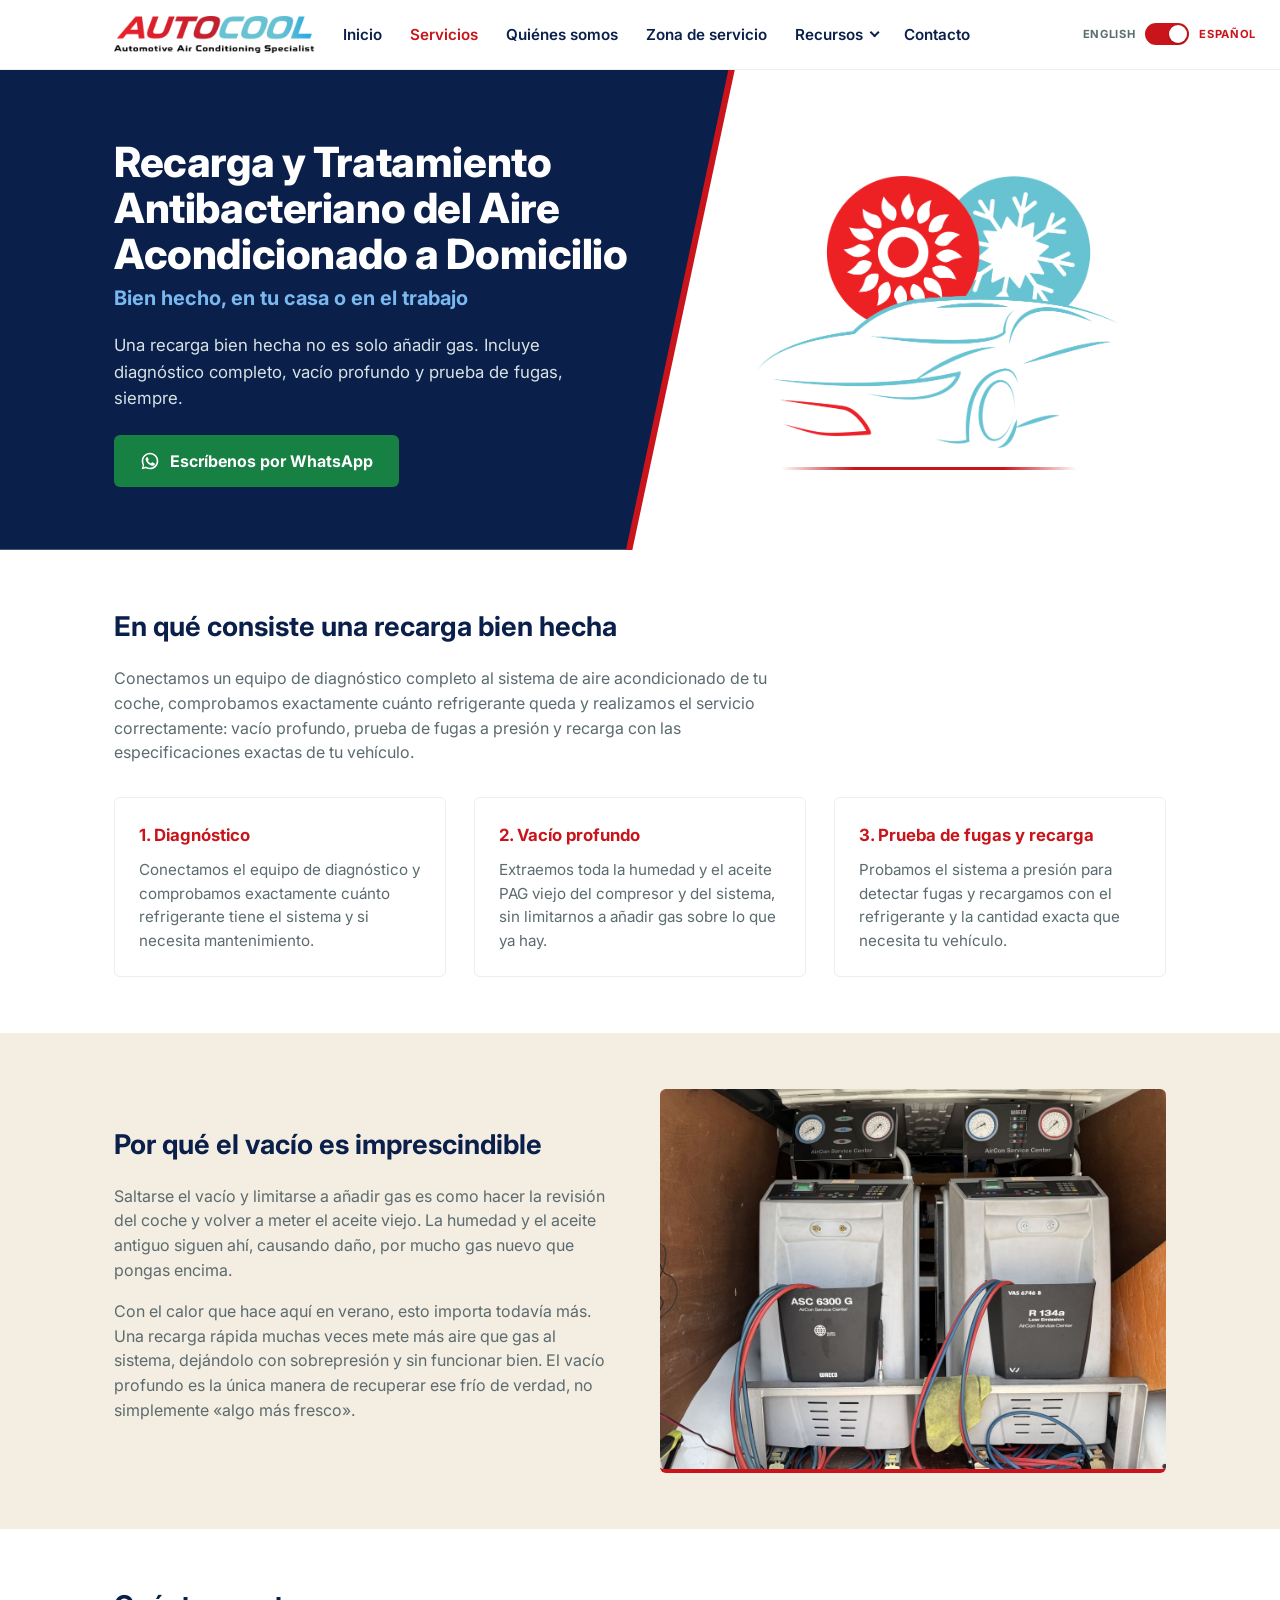
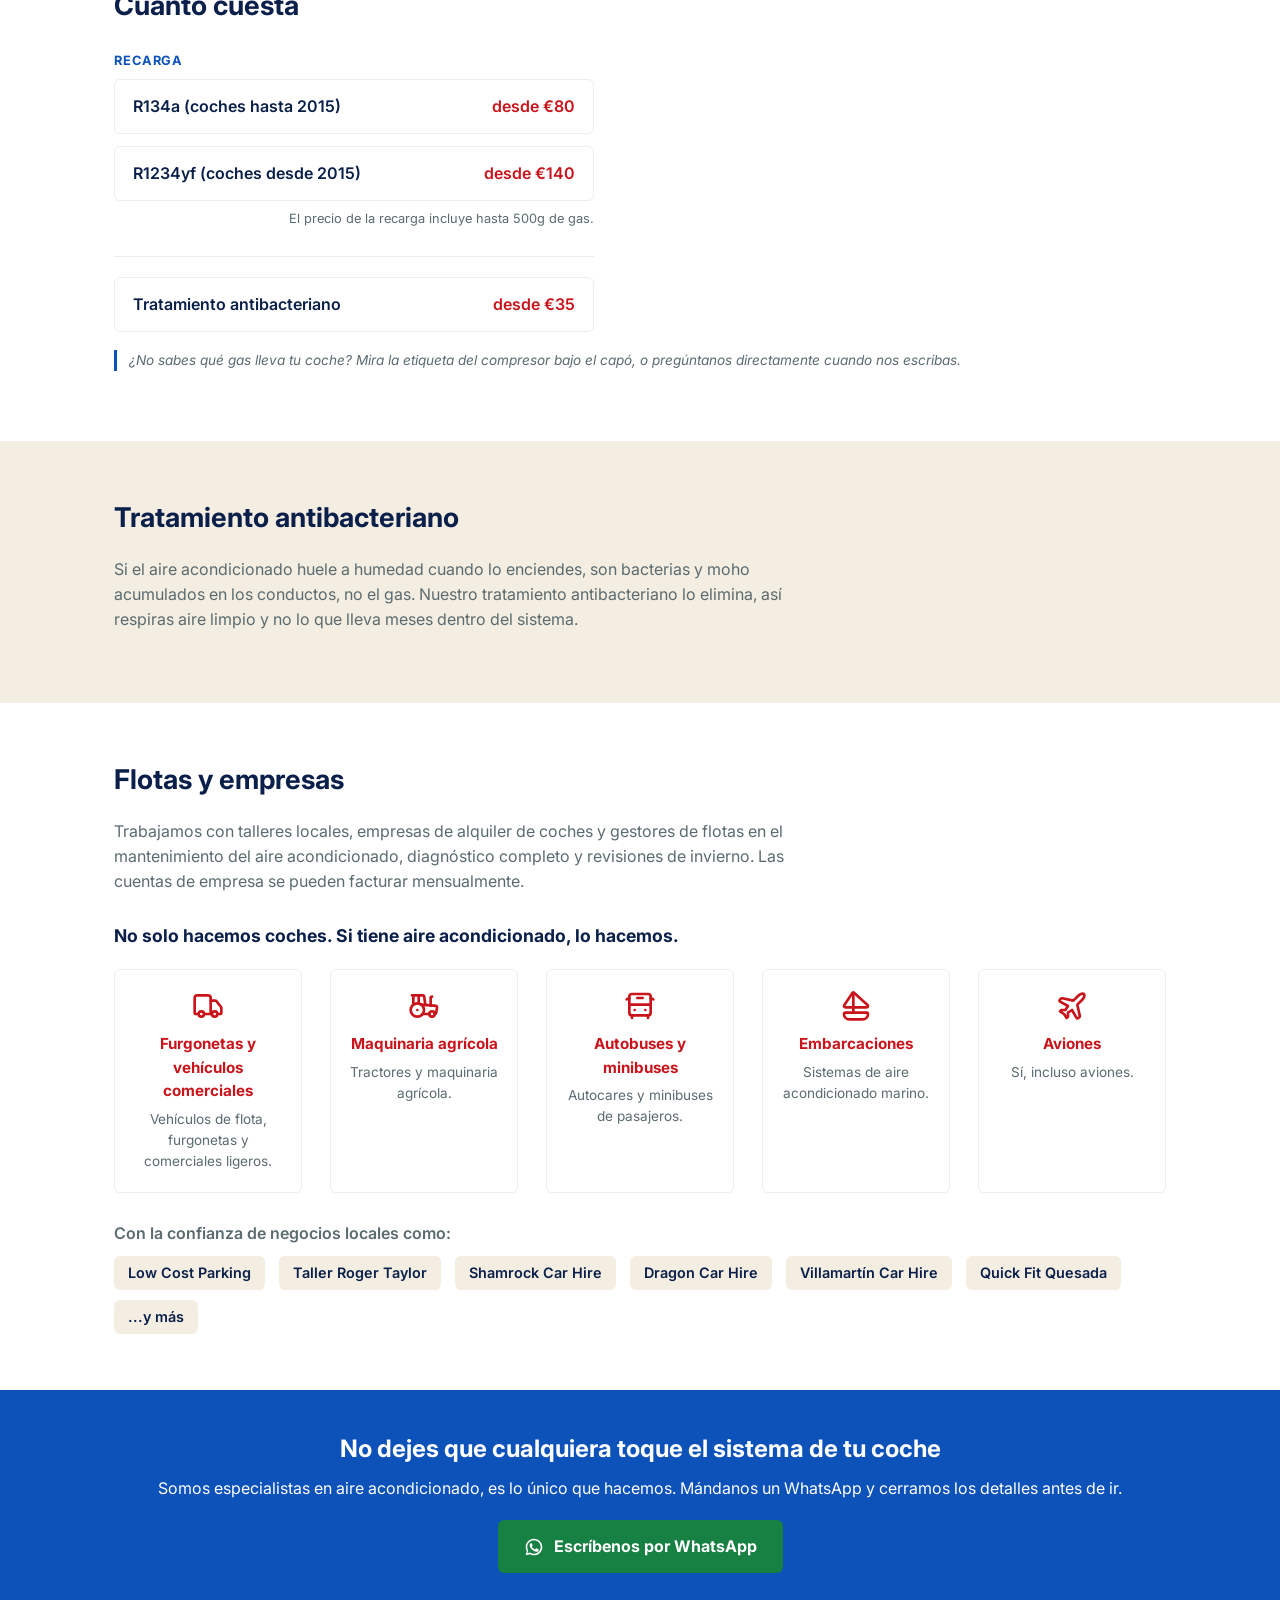
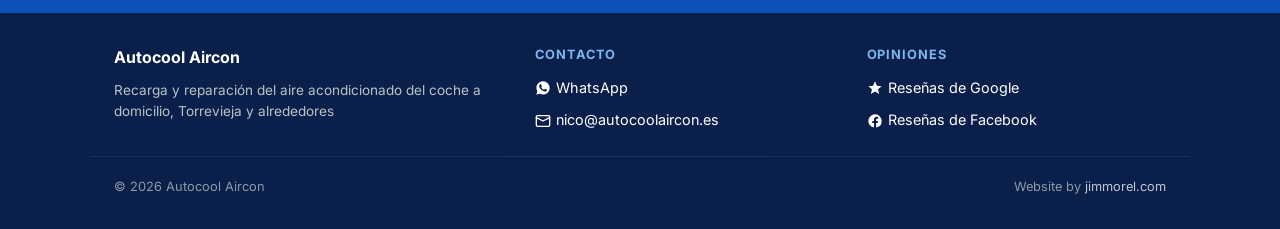
<file: es/services.html>
<!doctype html>
<html lang="es">
	<head>
		<meta charset="UTF-8" />
		<meta name="viewport" content="width=device-width, initial-scale=1.0" />
		<link rel="icon" href="../assets/img/favicon/favicon.ico" sizes="any">
		<link rel="icon" href="../assets/img/favicon/favicon-32x32.png" type="image/png" sizes="32x32">
		<link rel="icon" href="../assets/img/favicon/favicon-16x16.png" type="image/png" sizes="16x16">
		<link rel="apple-touch-icon" href="../assets/img/favicon/apple-touch-icon.png">
		<title>
			Recarga, Mantenimiento y Tratamiento Antibacteriano | Autocool Aircon, Torrevieja
		</title>
		<meta
			name="description"
			content="Recarga del aire acondicionado del coche a domicilio, vacío profundo y tratamiento antibacteriano en Torrevieja y alrededores. Bien hecho, en tu casa o trabajo."
		/>
		<meta property="og:type" content="website">
		<meta property="og:url" content="https://autocoolaircon.es/es/services.html">
		<meta property="og:title" content="Recarga, Mantenimiento y Tratamiento Antibacteriano | Autocool Aircon, Torrevieja">
		<meta property="og:description" content="Recarga del aire acondicionado del coche a domicilio, vacío profundo y tratamiento antibacteriano en Torrevieja y alrededores. Bien hecho, en tu casa o trabajo.">
		<meta property="og:image" content="https://autocoolaircon.es/assets/img/autocool-aircon-equipment-detail.jpg">
		<meta property="fb:app_id" content="2086095632289372">
		<meta property="og:locale" content="es_ES">
		<meta name="twitter:card" content="summary_large_image">
		<meta name="twitter:title" content="Recarga, Mantenimiento y Tratamiento Antibacteriano | Autocool Aircon, Torrevieja">
		<meta name="twitter:description" content="Recarga del aire acondicionado a domicilio, vacío profundo y tratamiento antibacteriano en Torrevieja y alrededores. Bien hecho, en tu casa o trabajo.">
		<meta name="twitter:image" content="https://autocoolaircon.es/assets/img/autocool-aircon-equipment-detail.jpg">
		<link rel="canonical" href="https://autocoolaircon.es/es/services.html" />
		<link rel="alternate" hreflang="en" href="https://autocoolaircon.es/services.html" />
		<link rel="alternate" hreflang="es" href="https://autocoolaircon.es/es/services.html" />
		<link rel="alternate" hreflang="x-default" href="https://autocoolaircon.es/services.html" />
		<link rel="preconnect" href="https://fonts.googleapis.com" />
		<link rel="preconnect" href="https://fonts.gstatic.com" crossorigin />
		<link
			href="https://fonts.googleapis.com/css2?family=Inter:wght@400;600;700;800&display=swap"
			rel="stylesheet"
		/>
		<link rel="stylesheet" href="../assets/css/style.css" />
		<noscript><style>
			@media (max-width: 760px) {
				nav.main-nav { max-height: none !important; overflow: visible !important; position: static !important; }
				.nav-toggle { display: none !important; }
				.nav-dropdown-menu { display: block !important; position: static !important; box-shadow: none !important; }
			}
		</style></noscript>
	</head>
	<body>
		<header class="site-header">
			<div class="container">
				<a href="./" class="logo-mark">
					<img
						src="../assets/img/logo/autocool-wordmark.png"
						alt="Autocool Aircon — Especialista en Aire Acondicionado de Automoción"
						class="logo-img"
						width="1000" height="184"
					/>
				</a>
				<nav class="main-nav" id="main-nav">
					<ul>
						<li><a href="index.html">Inicio</a></li>
						<li><a href="services.html" class="active">Servicios</a></li>
						<li><a href="about.html">Quiénes somos</a></li>
						<li><a href="areas.html">Zona de servicio</a></li>
						<li class="nav-item-dropdown">
							<button class="nav-dropdown-toggle" type="button" aria-haspopup="true" aria-expanded="false">
								Recursos
								<span class="nav-dropdown-caret" aria-hidden="true"></span>
							</button>
							<ul class="nav-dropdown-menu">
								<li><a href="faq.html">FAQ</a></li>
							</ul>
						</li>
						<li><a href="contact.html">Contacto</a></li>
					</ul>
				</nav>
				<div class="lang-toggle">
					<a
						class="lang-toggle-link"
						href="../services.html"
						aria-label="Cambiar a inglés"
					>
						<span class="lang-toggle-label" data-lang="en">ENGLISH</span>
						<span class="lang-toggle-switch"
							><span class="lang-toggle-handle"></span
						></span>
						<span class="lang-toggle-label" data-lang="es">ESPAÑOL</span>
					</a>
					<div class="lang-switcher-mobile">
						<a class="lang-switcher-label" data-lang="en" href="../services.html">EN</a>
						<span class="lang-sep" aria-hidden="true">/</span>
						<a class="lang-switcher-label" data-lang="es" href="services.html">ES</a>
					</div>
				</div>
				<button class="nav-toggle" aria-expanded="false" aria-label="Abrir navegación" aria-controls="main-nav">
					<span class="nav-toggle-bar"></span>
					<span class="nav-toggle-bar"></span>
					<span class="nav-toggle-bar"></span>
				</button>
			</div>
		</header>

		<section class="hero">
			<div class="container">
				<div>
					<h1>Recarga y Tratamiento Antibacteriano del Aire Acondicionado a Domicilio</h1>
					<p class="hero-location">Bien hecho, en tu casa o en el trabajo</p>
					<p class="lede">
						Una recarga bien hecha no es solo añadir gas. Incluye diagnóstico
						completo, vacío profundo y prueba de fugas, siempre.
					</p>
					<a
						class="btn-whatsapp"
						href="https://wa.me/34711082029"
						target="_blank"
						rel="noopener"
						><svg viewBox="0 0 24 24" fill="currentColor" aria-hidden="true"><path d="M12 2C6.48 2 2 6.48 2 12c0 1.85.5 3.58 1.36 5.07L2 22l5.07-1.33A9.93 9.93 0 0 0 12 22c5.52 0 10-4.48 10-10S17.52 2 12 2zm0 18c-1.6 0-3.1-.43-4.4-1.18l-.32-.18-3.1.81.83-3.02-.2-.32A7.9 7.9 0 0 1 4 12c0-4.42 3.58-8 8-8s8 3.58 8 8-3.58 8-8 8zm4.4-5.6c-.24-.12-1.43-.7-1.65-.78-.22-.08-.38-.12-.54.12-.16.24-.62.78-.76.94-.14.16-.28.18-.52.06-.24-.12-1.02-.38-1.94-1.2-.72-.64-1.2-1.43-1.34-1.67-.14-.24-.02-.37.1-.49.12-.12.27-.31.4-.47.13-.16.17-.27.27-.45.1-.18.05-.33-.02-.45-.07-.12-.6-1.45-.82-1.99-.22-.53-.44-.46-.6-.47-.16-.01-.34-.01-.52-.01-.18 0-.47.07-.72.32-.25.25-.96.94-.96 2.29 0 1.35.98 2.65 1.12 2.83.14.18 1.92 2.93 4.65 4 2.73 1.07 2.73.71 3.22.67.49-.04 1.59-.65 1.81-1.28.22-.63.22-1.17.16-1.28-.06-.11-.24-.18-.48-.3z" /></svg>Escríbenos por WhatsApp</a
					>
				</div>
				<div class="hero-icon-panel">
					<img src="../assets/img/logo/autocool-icon.png" alt="Autocool Aircon" />
				</div>
			</div>
		</section>

		<section class="block fade-in">
			<div class="container">
				<h2>En qué consiste una recarga bien hecha</h2>
				<p style="max-width: 680px" class="muted-text">
					Conectamos un equipo de diagnóstico completo al sistema de aire
					acondicionado de tu coche, comprobamos exactamente cuánto refrigerante
					queda y realizamos el servicio correctamente: vacío profundo, prueba
					de fugas a presión y recarga con las especificaciones exactas de tu
					vehículo.
				</p>
				<div class="grid-3">
					<div class="card">
						<h3>1. Diagnóstico</h3>
						<p>
							Conectamos el equipo de diagnóstico y comprobamos exactamente cuánto
							refrigerante tiene el sistema y si necesita mantenimiento.
						</p>
					</div>
					<div class="card">
						<h3>2. Vacío profundo</h3>
						<p>
							Extraemos toda la humedad y el aceite PAG viejo del compresor y del
							sistema, sin limitarnos a añadir gas sobre lo que ya hay.
						</p>
					</div>
					<div class="card">
						<h3>3. Prueba de fugas y recarga</h3>
						<p>
							Probamos el sistema a presión para detectar fugas y recargamos con
							el refrigerante y la cantidad exacta que necesita tu vehículo.
						</p>
					</div>
				</div>
			</div>
		</section>

		<section class="block alt fade-in">
			<div class="container split">
				<div>
					<h2>Por qué el vacío es imprescindible</h2>
					<p class="muted-text">
						Saltarse el vacío y limitarse a añadir gas es como hacer la revisión
						del coche y volver a meter el aceite viejo. La humedad y el aceite
						antiguo siguen ahí, causando daño, por mucho gas nuevo que pongas
						encima.
					</p>
					<p class="muted-text">
						Con el calor que hace aquí en verano, esto importa todavía más. Una
						recarga rápida muchas veces mete más aire que gas al sistema,
						dejándolo con sobrepresión y sin funcionar bien. El vacío profundo es
						la única manera de recuperar ese frío de verdad, no simplemente «algo
						más fresco».
					</p>
				</div>
				<img
					src="../assets/img/autocool-aircon-equipment-detail.jpg"
					alt="Unidades de recuperación y recarga de refrigerante de Autocool usadas en el proceso de vacío y recarga"
					class="section-img"
					loading="lazy"
				/>
			</div>
		</section>

		<section class="block fade-in">
			<div class="container">
				<h2>Cuánto cuesta</h2>
				<h3 class="price-subheading">Recarga</h3>
				<ul class="price-list" style="max-width: 480px">
					<li>R134a (coches hasta 2015) <span class="amount">desde €80</span></li>
					<li>R1234yf (coches desde 2015) <span class="amount">desde €140</span></li>
				</ul>
				<p class="price-note">El precio de la recarga incluye hasta 500g de gas.</p>
				<ul class="price-list" style="max-width: 480px; margin-top: 28px; padding-top: 20px; border-top: 1px solid #eee">
					<li>Tratamiento antibacteriano <span class="amount">desde €35</span></li>
				</ul>
				<p class="pending-note">
					¿No sabes qué gas lleva tu coche? Mira la etiqueta del compresor bajo
					el capó, o pregúntanos directamente cuando nos escribas.
				</p>
			</div>
		</section>

		<section class="block alt fade-in">
			<div class="container">
				<h2>Tratamiento antibacteriano</h2>
				<p style="max-width: 680px" class="muted-text">
					Si el aire acondicionado huele a humedad cuando lo enciendes, son
					bacterias y moho acumulados en los conductos, no el gas. Nuestro
					tratamiento antibacteriano lo elimina, así respiras aire limpio y no
					lo que lleva meses dentro del sistema.
				</p>
			</div>
		</section>

		<section class="block fade-in" id="trade-fleet">
			<div class="container">
				<h2>Flotas y empresas</h2>
				<p style="max-width: 680px" class="muted-text">
					Trabajamos con talleres locales, empresas de alquiler de coches y
					gestores de flotas en el mantenimiento del aire acondicionado,
					diagnóstico completo y revisiones de invierno. Las cuentas de empresa
					se pueden facturar mensualmente.
				</p>

				<p class="vehicle-scope-lede">
					No solo hacemos coches. Si tiene aire acondicionado, lo hacemos.
				</p>

				<div class="grid-3 vehicle-scope-grid">
					<div class="card vehicle-card">
						<div class="vehicle-icon" aria-hidden="true">
							<svg
								xmlns="http://www.w3.org/2000/svg"
								viewBox="0 0 24 24"
								fill="none"
								stroke="currentColor"
								stroke-width="2"
								stroke-linecap="round"
								stroke-linejoin="round"
							>
								<path
									d="M14 18V6a2 2 0 0 0-2-2H4a2 2 0 0 0-2 2v11a1 1 0 0 0 1 1h2"
								/>
								<path d="M15 18H9" />
								<path
									d="M19 18h2a1 1 0 0 0 1-1v-3.65a1 1 0 0 0-.22-.624l-3.48-4.35A1 1 0 0 0 17.52 8H14"
								/>
								<circle cx="17" cy="18" r="2" />
								<circle cx="7" cy="18" r="2" />
							</svg>
						</div>
						<h3>Furgonetas y vehículos comerciales</h3>
						<p>Vehículos de flota, furgonetas y comerciales ligeros.</p>
					</div>
					<div class="card vehicle-card">
						<div class="vehicle-icon" aria-hidden="true">
							<svg
								xmlns="http://www.w3.org/2000/svg"
								viewBox="0 0 24 24"
								fill="none"
								stroke="currentColor"
								stroke-width="2"
								stroke-linecap="round"
								stroke-linejoin="round"
							>
								<path
									d="m10 11 11 .9a1 1 0 0 1 .8 1.1l-.665 4.158a1 1 0 0 1-.988.842H20"
								/>
								<path d="M16 18h-5" />
								<path d="M18 5a1 1 0 0 0-1 1v5.573" />
								<path d="M3 4h8.129a1 1 0 0 1 .99.863L13 11.246" />
								<path d="M4 11V4" />
								<path d="M7 15h.01" />
								<path d="M8 10.1V4" />
								<circle cx="18" cy="18" r="2" />
								<circle cx="7" cy="15" r="5" />
							</svg>
						</div>
						<h3>Maquinaria agrícola</h3>
						<p>Tractores y maquinaria agrícola.</p>
					</div>
					<div class="card vehicle-card">
						<div class="vehicle-icon" aria-hidden="true">
							<svg
								xmlns="http://www.w3.org/2000/svg"
								viewBox="0 0 24 24"
								fill="none"
								stroke="currentColor"
								stroke-width="2"
								stroke-linecap="round"
								stroke-linejoin="round"
							>
								<path d="M4 6 2 7" />
								<path d="M10 6h4" />
								<path d="m22 7-2-1" />
								<rect width="16" height="16" x="4" y="3" rx="2" />
								<path d="M4 11h16" />
								<path d="M8 15h.01" />
								<path d="M16 15h.01" />
								<path d="M6 19v2" />
								<path d="M18 21v-2" />
							</svg>
						</div>
						<h3>Autobuses y minibuses</h3>
						<p>Autocares y minibuses de pasajeros.</p>
					</div>
					<div class="card vehicle-card">
						<div class="vehicle-icon" aria-hidden="true">
							<svg
								xmlns="http://www.w3.org/2000/svg"
								viewBox="0 0 24 24"
								fill="none"
								stroke="currentColor"
								stroke-width="2"
								stroke-linecap="round"
								stroke-linejoin="round"
							>
								<path d="M10 2v15" />
								<path
									d="M7 22a4 4 0 0 1-4-4 1 1 0 0 1 1-1h16a1 1 0 0 1 1 1 4 4 0 0 1-4 4z"
								/>
								<path
									d="M9.159 2.46a1 1 0 0 1 1.521-.193l9.977 8.98A1 1 0 0 1 20 13H4a1 1 0 0 1-.824-1.567z"
								/>
							</svg>
						</div>
						<h3>Embarcaciones</h3>
						<p>Sistemas de aire acondicionado marino.</p>
					</div>
					<div class="card vehicle-card">
						<div class="vehicle-icon" aria-hidden="true">
							<svg
								xmlns="http://www.w3.org/2000/svg"
								viewBox="0 0 24 24"
								fill="none"
								stroke="currentColor"
								stroke-width="2"
								stroke-linecap="round"
								stroke-linejoin="round"
							>
								<path
									d="M17.8 19.2 16 11l3.5-3.5C21 6 21.5 4 21 3c-1-.5-3 0-4.5 1.5L13 8 4.8 6.2c-.5-.1-1 .1-1.3.5l-.7.7c-.4.4-.2 1.1.3 1.3L9 12l-2 3H4l-1 1 3 2 2 3 1-1v-3l3-2 3.4 5.9c.3.5.9.6 1.3.3l.7-.7c.4-.3.6-.8.5-1.3Z"
								/>
							</svg>
						</div>
						<h3>Aviones</h3>
						<p>Sí, incluso aviones.</p>
					</div>
				</div>
				<div class="trade-trust">
					<p class="trade-trust-intro">
						Con la confianza de negocios locales como:
					</p>
					<ul class="trade-trust-list">
						<li>Low Cost Parking</li>
						<li>Taller Roger Taylor</li>
						<li>Shamrock Car Hire</li>
						<li>Dragon Car Hire</li>
						<li>Villamartín Car Hire</li>
						<li>Quick Fit Quesada</li>
						<li>...y más</li>
					</ul>
				</div>
			</div>
		</section>

		<section class="cta-band">
			<div class="container">
				<h2>No dejes que cualquiera toque el sistema de tu coche</h2>
				<p>
					Somos especialistas en aire acondicionado, es lo único que hacemos.
					Mándanos un WhatsApp y cerramos los detalles antes de ir.
				</p>
				<a
					class="btn-whatsapp"
					href="https://wa.me/34711082029"
					target="_blank"
					rel="noopener"
					><svg viewBox="0 0 24 24" fill="currentColor" aria-hidden="true"><path d="M12 2C6.48 2 2 6.48 2 12c0 1.85.5 3.58 1.36 5.07L2 22l5.07-1.33A9.93 9.93 0 0 0 12 22c5.52 0 10-4.48 10-10S17.52 2 12 2zm0 18c-1.6 0-3.1-.43-4.4-1.18l-.32-.18-3.1.81.83-3.02-.2-.32A7.9 7.9 0 0 1 4 12c0-4.42 3.58-8 8-8s8 3.58 8 8-3.58 8-8 8zm4.4-5.6c-.24-.12-1.43-.7-1.65-.78-.22-.08-.38-.12-.54.12-.16.24-.62.78-.76.94-.14.16-.28.18-.52.06-.24-.12-1.02-.38-1.94-1.2-.72-.64-1.2-1.43-1.34-1.67-.14-.24-.02-.37.1-.49.12-.12.27-.31.4-.47.13-.16.17-.27.27-.45.1-.18.05-.33-.02-.45-.07-.12-.6-1.45-.82-1.99-.22-.53-.44-.46-.6-.47-.16-.01-.34-.01-.52-.01-.18 0-.47.07-.72.32-.25.25-.96.94-.96 2.29 0 1.35.98 2.65 1.12 2.83.14.18 1.92 2.93 4.65 4 2.73 1.07 2.73.71 3.22.67.49-.04 1.59-.65 1.81-1.28.22-.63.22-1.17.16-1.28-.06-.11-.24-.18-.48-.3z" /></svg>Escríbenos por WhatsApp</a
				>
			</div>
		</section>

		<footer class="site-footer">
			<div class="container footer-columns">
				<div class="footer-col footer-brand">
					<p class="footer-brand-name">Autocool Aircon</p>
					<p class="footer-tagline">Recarga y reparación del aire acondicionado del coche a domicilio, Torrevieja y alrededores</p>
				</div>
				<div class="footer-col">
					<p class="footer-col-heading">Contacto</p>
					<a href="https://wa.me/34711082029" target="_blank" rel="noopener" class="footer-link"><svg aria-hidden="true" width="16" height="16" viewBox="0 0 24 24" fill="currentColor"><path d="M12.04 2C6.58 2 2.13 6.45 2.13 11.91c0 1.75.46 3.48 1.32 5.01L2 22l5.25-1.38c1.47.8 3.13 1.22 4.79 1.22h.01c5.46 0 9.91-4.45 9.91-9.91C21.96 6.45 17.5 2 12.04 2zm5.83 14.02c-.24.68-1.42 1.3-1.96 1.35-.5.05-1.13.07-1.83-.11-.42-.11-.96-.3-1.65-.6-2.9-1.25-4.79-4.17-4.94-4.36-.14-.19-1.18-1.57-1.18-3 0-1.42.75-2.12 1.02-2.41.27-.29.58-.36.78-.36.19 0 .39 0 .55.01.18.01.42-.07.65.5.24.58.82 2 .89 2.15.07.15.12.32.02.51-.09.19-.14.31-.27.48-.14.16-.29.36-.41.49-.14.14-.28.29-.12.57.16.28.71 1.17 1.52 1.9 1.05.94 1.93 1.23 2.21 1.37.28.14.44.12.61-.07.16-.19.68-.79.87-1.06.18-.27.37-.22.61-.13.25.09 1.58.75 1.85.88.27.14.45.2.51.32.06.11.06.66-.18 1.35z"/></svg>WhatsApp</a>
					<a href="mailto:nico@autocoolaircon.es" class="footer-link"><svg aria-hidden="true" width="16" height="16" viewBox="0 0 24 24" fill="none" stroke="currentColor" stroke-width="2" stroke-linecap="round" stroke-linejoin="round"><rect x="2" y="4" width="20" height="16" rx="2"/><path d="m22 7-10 5L2 7"/></svg>nico@autocoolaircon.es</a>
				</div>
				<div class="footer-col">
					<p class="footer-col-heading">Opiniones</p>
					<a href="https://g.page/r/CTNVt-OQogbFEBM/review" target="_blank" rel="noopener" class="footer-link"><svg aria-hidden="true" width="16" height="16" viewBox="0 0 24 24" fill="currentColor"><path d="M12 17.27 18.18 21l-1.64-7.03L22 9.24l-7.19-.61L12 2 9.19 8.63 2 9.24l5.46 4.73L5.82 21z"/></svg>Reseñas de Google</a>
					<a href="https://www.facebook.com/autocoolaircon/reviews" target="_blank" rel="noopener" class="footer-link"><svg aria-hidden="true" width="16" height="16" viewBox="0 0 24 24" fill="currentColor"><path d="M22 12a10 10 0 1 0-11.5 9.87v-6.98H7.9V12h2.6V9.8c0-2.57 1.53-3.99 3.87-3.99 1.12 0 2.3.2 2.3.2v2.53h-1.3c-1.28 0-1.68.8-1.68 1.62V12h2.86l-.46 2.89h-2.4v6.98A10 10 0 0 0 22 12z"/></svg>Reseñas de Facebook</a>
				</div>
			</div>
			<div class="container footer-bottom">
				<span>&copy; 2026 Autocool Aircon</span>
				<span>Website by <a href="https://jimmorel.com" target="_blank" rel="noopener">jimmorel.com</a></span>
			</div>
		</footer>
		<script src="../assets/js/scroll-fade.js"></script>
		<script src="../assets/js/sticky-header.js"></script>
		<script src="../assets/js/lang-switch.js"></script>
		<script src="../assets/js/nav-toggle.js"></script>
	</body>
</html>
</file>
<file: assets/css/style.css>
/* Autocool Aircon — shared stylesheet
   Palette locked to existing logo per Nico: sun red, brand blue, sand accent.
   no diagonal stock-photo cutouts — deliberately simpler than
   the UK site's template execution. */

:root {
	--sun-red: #c8141a;
	--brand-blue: #0d52b9;
	--brand-blue-light: #7ab8f0;
	--ink: #0a1f4a;
	--sand: #f4ede1;
	--white: #ffffff;
	--text-muted: #5b6b6f;
	--radius: 6px;
}

* {
	box-sizing: border-box;
}

html {
	scroll-behavior: smooth;
}

section[id] {
	scroll-margin-top: 90px;
}

html,
body {
	min-height: 100%;
}

body {
	margin: 0;
	font-family:
		"Inter",
		-apple-system,
		BlinkMacSystemFont,
		"Segoe UI",
		sans-serif;
	color: var(--ink);
	background: var(--white);
	line-height: 1.55;
	display: flex;
	flex-direction: column;
	min-height: 100vh;
}

body > footer.site-footer {
	margin-top: auto;
}

.muted-text {
	color: var(--text-muted);
}

a {
	color: var(--sun-red);
	text-decoration: none;
}

a:hover {
	text-decoration: underline;
}

a:focus-visible,
button:focus-visible {
	outline: 3px solid var(--brand-blue);
	outline-offset: 2px;
}

img {
	max-width: 100%;
	display: block;
}

.placeholder-img {
	background: repeating-linear-gradient(
		45deg,
		#e4e4e4,
		#e4e4e4 10px,
		#ececec 10px,
		#ececec 20px
	);
	display: flex;
	align-items: center;
	justify-content: center;
	color: #8a8a8a;
	font-size: 0.85rem;
	border: 1px dashed #b7b7b7;
	border-radius: var(--radius);
}

.container {
	max-width: 1100px;
	margin: 0 auto;
	padding: 0 24px;
}

/* Header */
header.site-header {
	position: sticky;
	top: 0;
	z-index: 50;
	padding: 16px 0;
	background: var(--white);
	border-bottom: 1px solid #eee;
	transition:
		box-shadow 0.25s ease-out,
		backdrop-filter 0.25s ease-out;
}

header.site-header.scrolled {
	box-shadow: 0 2px 12px rgba(10, 31, 74, 0.08);
	background: rgba(255, 255, 255, 0.92);
	backdrop-filter: blur(6px);
}

.site-header .container {
	display: flex;
	align-items: center;
	justify-content: space-between;
	gap: 24px;
	flex-wrap: wrap;
	padding-right: 220px;
}

.logo-mark {
	display: flex;
	align-items: center;
}

.logo-mark .logo-img {
	width: 200px;
	height: auto;
	aspect-ratio: 1000 / 184;
	display: block;
}

nav.main-nav ul {
	display: flex;
	gap: 28px;
	list-style: none;
	margin: 0;
	padding: 0;
	flex-wrap: wrap;
}

nav.main-nav a {
	color: var(--ink);
	font-weight: 600;
	font-size: 0.95rem;
}

nav.main-nav a.active {
	color: var(--sun-red);
}

/* "Resources" dropdown — desktop: hover/focus reveal; mobile: tap to expand inline. */
.nav-item-dropdown {
	position: relative;
}

.nav-dropdown-toggle {
	display: inline-flex;
	align-items: center;
	gap: 6px;
	background: none;
	border: none;
	margin: 0;
	padding: 0;
	font-family: inherit;
	color: var(--ink);
	font-weight: 600;
	font-size: 0.95rem;
	cursor: pointer;
}

.nav-dropdown-toggle.active {
	color: var(--sun-red);
}

.nav-dropdown-caret {
	display: inline-block;
	width: 7px;
	height: 7px;
	border-right: 2px solid currentColor;
	border-bottom: 2px solid currentColor;
	transform: rotate(45deg) translateY(-3px);
	transition: transform 0.2s ease;
}

.nav-dropdown-toggle[aria-expanded="true"] .nav-dropdown-caret {
	transform: rotate(-135deg) translateY(1px);
}

nav.main-nav .nav-dropdown-menu {
	list-style: none;
	margin: 0;
	padding: 8px 0;
	position: absolute;
	top: 100%;
	left: 0;
	background: var(--white);
	border: 1px solid #eee;
	border-radius: var(--radius);
	box-shadow: 0 8px 20px rgba(10, 31, 74, 0.1);
	min-width: 160px;
	display: none;
	z-index: 60;
}

.nav-item-dropdown:hover .nav-dropdown-menu,
.nav-item-dropdown.is-open .nav-dropdown-menu {
	display: block;
}

.nav-dropdown-menu li a {
	display: block;
	padding: 8px 16px;
	color: var(--ink);
	font-weight: 600;
	font-size: 0.95rem;
}

.nav-dropdown-menu li a:hover,
.nav-dropdown-menu li a.active {
	color: var(--sun-red);
	background: var(--sand);
}

/* Hamburger toggle button — hidden on desktop */
.nav-toggle {
	display: none;
	flex-direction: column;
	justify-content: center;
	gap: 5px;
	background: none;
	border: none;
	cursor: pointer;
	padding: 6px;
	margin-left: auto;
}

.nav-toggle-bar {
	display: block;
	width: 22px;
	height: 2px;
	background: var(--ink);
	border-radius: 1px;
	transition: transform 0.2s ease, opacity 0.2s ease;
}

.nav-toggle[aria-expanded="true"] .nav-toggle-bar:nth-child(1) {
	transform: translateY(7px) rotate(45deg);
}

.nav-toggle[aria-expanded="true"] .nav-toggle-bar:nth-child(2) {
	opacity: 0;
}

.nav-toggle[aria-expanded="true"] .nav-toggle-bar:nth-child(3) {
	transform: translateY(-7px) rotate(-45deg);
}

/* Language toggle — replaces the old text-link .lang-switch.
   Pill switch with sliding handle, EN/ES word labels either side.
   Uses existing palette variables, no new colors introduced. */

.lang-toggle {
	position: absolute;
	top: 50%;
	right: 24px;
	transform: translateY(-50%);
	z-index: 10;
}

.lang-switcher-mobile {
	display: none;
}

.lang-toggle-link {
	display: flex;
	align-items: center;
	gap: 10px;
	text-decoration: none;
}

.lang-toggle-link:hover {
	text-decoration: none;
}

.lang-toggle-link:focus-visible {
	outline: 3px solid var(--brand-blue-light);
	outline-offset: 3px;
	border-radius: 11px;
}

.lang-toggle-label {
	font-size: 0.7rem;
	font-weight: 700;
	letter-spacing: 0.06em;
	text-transform: uppercase;
	color: var(--text-muted);
}

.lang-toggle-label.is-active {
	color: var(--brand-blue);
	opacity: 1;
}

.lang-toggle[data-lang="es"] .lang-toggle-label.is-active {
	color: var(--sun-red);
}

.lang-toggle-switch {
	position: relative;
	display: inline-block;
	width: 44px;
	height: 22px;
	border-radius: 11px;
	background: var(--brand-blue);
	flex-shrink: 0;
}

.lang-toggle-switch.is-es {
	background: var(--sun-red);
}

.lang-toggle-handle {
	position: absolute;
	top: 2px;
	left: 2px;
	width: 18px;
	height: 18px;
	border-radius: 50%;
	background: var(--white);
	box-shadow: 0 1px 2px rgba(0, 0, 0, 0.25);
}

.lang-toggle-switch.is-es .lang-toggle-handle {
	left: 24px;
}

/* CSS-first state: set from html[lang] before any JS runs.
   Correct state is visible on first paint — no transition fires on load. */
html[lang="en"] .lang-toggle-label[data-lang="en"],
html[lang="es"] .lang-toggle-label[data-lang="es"] {
	color: var(--brand-blue);
	opacity: 1;
}
html[lang="es"] .lang-toggle-label[data-lang="es"] {
	color: var(--sun-red);
}
html[lang="es"] .lang-toggle-switch {
	background: var(--sun-red);
}
html[lang="es"] .lang-toggle-switch .lang-toggle-handle {
	left: 24px;
}

/* Transitions enabled only after JS adds .lang-toggle-ready on the first rAF.
   Ensures transitions only fire on user interaction, never on initial paint. */
.lang-toggle-ready .lang-toggle-label {
	transition: color 0.25s, opacity 0.25s;
}
.lang-toggle-ready .lang-toggle-switch {
	transition: background-color 0.25s;
}
.lang-toggle-ready .lang-toggle-handle {
	transition: left 0.25s;
}

.btn-whatsapp {
	display: inline-flex;
	align-items: center;
	gap: 10px;
	background: #178043;
	color: var(--white);
	font-weight: 700;
	padding: 14px 26px;
	border-radius: var(--radius);
	font-size: 1rem;
}

.btn-whatsapp svg {
	width: 20px;
	height: 20px;
	flex-shrink: 0;
}

.btn-whatsapp:hover {
	background: #126334;
	text-decoration: none;
}

/* Hero (home page) */
.hero {
	background: #ffffff;
	color: var(--white);
	padding: 64px 0 56px;
	position: relative;
	overflow: hidden;
}

.hero::before {
	content: '';
	position: absolute;
	inset: 0;
	background: var(--ink);
	clip-path: polygon(0 0, 57% 0, 49% 100%, 0 100%);
	z-index: 0;
}

.hero::after {
	content: '';
	position: absolute;
	inset: 0;
	z-index: 2;
	pointer-events: none;
	background-image: url("data:image/svg+xml,%3Csvg xmlns='http://www.w3.org/2000/svg' viewBox='0 0 100 100' preserveAspectRatio='none'%3E%3Cpolygon points='56.9,0 57.4,0 49.4,100 48.9,100' fill='%23c8141a'/%3E%3C/svg%3E");
	background-size: 100% 100%;
	background-repeat: no-repeat;
}

.hero .container {
	display: grid;
	grid-template-columns: 1.1fr 0.9fr;
	gap: 40px;
	align-items: center;
	min-height: 360px;
	position: relative;
	z-index: 1;
}

.hero h1 {
	font-size: 2.6rem;
	line-height: 1.1;
	margin: 0 0 6px;
	color: var(--white);
	font-weight: 800;
	letter-spacing: -0.01em;
}

.hero p.hero-location {
	font-size: 1.25rem;
	color: var(--brand-blue-light);
	font-weight: 700;
	margin: 0 0 18px;
}

.hero p.lede {
	font-size: 1.05rem;
	color: #d8e3e5;
	margin: 0 0 24px;
	max-width: 480px;
}

.hero-offer {
	display: flex;
	flex-direction: column;
	gap: 8px;
	margin-bottom: 28px;
	border-left: 3px solid var(--sun-red);
	padding-left: 16px;
}

.hero-offer-line {
	font-size: 1.05rem;
	font-weight: 600;
	color: var(--white);
}

.hero-offer-line .amount {
	color: var(--white);
	font-weight: 800;
}

.hero-icon-panel {
	display: flex;
	align-items: center;
	justify-content: center;
	padding: 8px 12px 12px;
	position: relative;
}

.hero-icon-panel::after {
	content: '';
	position: absolute;
	bottom: -10px;
	left: 48%;
	transform: translateX(-50%);
	width: 65%;
	height: 3px;
	background: linear-gradient(to right, transparent, #c8141a 25%, #c8141a 75%, transparent);
	border-radius: 0;
	z-index: 0;
	pointer-events: none;
}

.hero-cta-row {
	display: flex;
	flex-wrap: wrap;
	gap: 14px;
}

.hero-icon-panel img {
	position: relative;
	z-index: 1;
	width: 100%;
	max-width: 360px;
	height: auto;
	aspect-ratio: 846 / 639;
}

.btn-primary {
	display: inline-flex;
	align-items: center;
	gap: 10px;
	background: var(--sun-red);
	color: var(--white);
	font-weight: 700;
	padding: 14px 26px;
	border-radius: var(--radius);
	font-size: 1rem;
	border: none;
	cursor: pointer;
	font-family: inherit;
}

.btn-primary:hover {
	background: #a01015;
	text-decoration: none;
}

.btn-primary svg {
	width: 20px;
	height: 20px;
	flex-shrink: 0;
}

.justify-center {
	justify-content: center;
}

/* Sections */
section.block {
	padding: 56px 0;
}

section.block.alt {
	background: var(--sand);
}

section.block h2 {
	font-size: 1.7rem;
	margin: 0 0 18px;
}

.grid-3 {
	display: grid;
	grid-template-columns: repeat(3, 1fr);
	gap: 28px;
	margin-top: 32px;
}

.card {
	background: var(--white);
	border: 1px solid #eee;
	border-radius: var(--radius);
	padding: 24px;
}

.card h3 {
	color: var(--sun-red);
	font-size: 1.05rem;
	margin: 0 0 10px;
}

.card p {
	color: var(--text-muted);
	margin: 0;
	font-size: 0.95rem;
}

/* Contact page image placeholder — standalone, not paired with text in a split */
.contact-img-placeholder {
	aspect-ratio: 16 / 7;
	max-width: 760px;
	margin: 0 auto;
}

.contact-img {
	max-width: 420px;
	aspect-ratio: 2 / 3;
	object-fit: contain;
	margin: 0 auto;
}

/* Testimonials */
.testimonial-feature {
	background: var(--ink);
	color: var(--white);
	padding: 56px 0;
}

.testimonial-feature-inner {
	display: flex;
	align-items: center;
	gap: 36px;
}

.testimonial-avatar {
	flex-shrink: 0;
	width: 72px;
	height: 72px;
	border-radius: 50%;
	background: var(--brand-blue);
	color: var(--white);
	display: flex;
	align-items: center;
	justify-content: center;
	font-weight: 800;
	font-size: 1.1rem;
}

.testimonial-quote-mark {
	display: block;
	color: var(--sun-red);
	font-size: 3.5rem;
	font-weight: 800;
	line-height: 0.6;
	font-family: Georgia, serif;
}

.testimonial-quote-mark-sm {
	font-size: 2.2rem;
}

.testimonial-feature-text {
	font-size: 1.6rem;
	font-weight: 700;
	font-style: italic;
	line-height: 1.3;
	margin: 4px 0 14px;
	color: var(--white);
	max-width: 640px;
}

.testimonial-attribution {
	font-size: 0.8rem;
	font-weight: 700;
	letter-spacing: 0.04em;
	color: var(--brand-blue-light);
	margin: 0;
}

.testimonial-secondary-row {
	display: grid;
	grid-template-columns: 1fr 1fr;
	gap: 28px;
}

.testimonial-secondary {
	background: var(--sand);
	border-radius: var(--radius);
	padding: 28px 24px;
}

.testimonial-secondary p:not(.testimonial-attribution) {
	font-style: italic;
	color: var(--ink);
	margin: 4px 0 14px;
}

.testimonial-secondary .testimonial-attribution {
	color: var(--text-muted);
}

.testimonial-note {
	color: var(--text-muted);
	font-size: 0.85rem;
	font-style: italic;
	text-align: center;
	margin-top: 24px;
}

.vehicle-scope-lede {
	font-size: 1.1rem;
	font-weight: 700;
	color: var(--ink);
	margin: 28px 0 0;
}

.vehicle-scope-grid {
	grid-template-columns: repeat(5, 1fr);
	margin-top: 20px;
}

.vehicle-card {
	text-align: center;
	padding: 20px 16px;
}

.vehicle-card h3 {
	font-size: 0.95rem;
	margin: 0 0 6px;
}

.vehicle-card p {
	font-size: 0.85rem;
}

.vehicle-icon {
	display: flex;
	align-items: center;
	justify-content: center;
	margin-bottom: 10px;
}

.vehicle-icon svg {
	width: 32px;
	height: 32px;
	color: var(--sun-red);
}

.trade-trust {
	margin-top: 28px;
}

.trade-trust-intro {
	color: var(--text-muted);
	font-weight: 600;
	margin: 0 0 10px;
}

.trade-trust-list {
	list-style: none;
	margin: 0;
	padding: 0;
	display: flex;
	flex-wrap: wrap;
	gap: 10px 14px;
}

.trade-trust-list li {
	background: var(--sand);
	color: var(--ink);
	font-size: 0.9rem;
	font-weight: 600;
	padding: 6px 14px;
	border-radius: var(--radius);
}

.split {
	display: grid;
	grid-template-columns: 1fr 1fr;
	gap: 40px;
	align-items: center;
}

.split:has(.why-img-placeholder) {
	align-items: start;
}

.about-img-placeholder {
	aspect-ratio: 1 / 1;
}

.why-img-placeholder {
	aspect-ratio: 4 / 3;
}

.section-img {
	width: 100%;
	height: auto;
	display: block;
	border-radius: var(--radius);
	border-bottom: 4px solid var(--sun-red);
}

/* Fade slideshow — used in the "Why your air con stops feeling cold" slot */
.fade-slideshow {
	position: relative;
	width: 100%;
	aspect-ratio: 4 / 3;
	border-radius: var(--radius);
	border-bottom: 4px solid var(--sun-red);
	overflow: hidden;
}

.fade-slide {
	position: absolute;
	inset: 0;
	width: 100%;
	height: 100%;
	object-fit: cover;
	opacity: 0;
	transition: opacity 1.2s ease;
}

.fade-slide.is-active {
	opacity: 1;
}

.fade-slideshow-dots {
	position: absolute;
	bottom: 14px;
	left: 50%;
	transform: translateX(-50%);
	display: flex;
	gap: 8px;
	z-index: 2;
}

.fade-slideshow-dot {
	width: 9px;
	height: 9px;
	padding: 0;
	border: none;
	border-radius: 50%;
	background: rgba(255, 255, 255, 0.55);
	cursor: pointer;
}

.fade-slideshow-dot.is-active {
	background: #fff;
}

.price-subheading {
	font-size: 0.8rem;
	font-weight: 700;
	text-transform: uppercase;
	letter-spacing: 0.07em;
	color: var(--brand-blue);
	margin: 24px 0 8px;
}

.price-list {
	list-style: none;
	margin: 0;
	padding: 0;
	display: grid;
	gap: 12px;
}

.price-list li {
	display: flex;
	justify-content: space-between;
	background: var(--white);
	border: 1px solid #eee;
	border-radius: var(--radius);
	padding: 14px 18px;
	font-weight: 600;
}

.price-list span.amount {
	color: var(--sun-red);
}

.price-note {
	font-size: 0.8rem;
	color: var(--text-muted);
	max-width: 480px;
	margin-top: 8px;
	text-align: right;
}

.pending-note {
	font-size: 0.85rem;
	color: var(--text-muted);
	font-style: italic;
	border-left: 3px solid var(--brand-blue);
	padding-left: 12px;
	margin-top: 18px;
}

/* AREAS */
.coverage-map {
	width: 100%;
	height: 420px;
	border-radius: var(--radius);
	overflow: hidden;
	position: relative;
}

/* CTA band */
.cta-band {
	background: var(--brand-blue);
	color: var(--white);
	padding: 40px 0;
	text-align: center;
}

.cta-band h2 {
	margin: 0 0 8px;
	font-size: 1.5rem;
}

.cta-band p {
	margin: 0 0 20px;
}

.cta-band .btn-primary {
	background: var(--ink);
}

.cta-band .btn-primary:hover {
	background: #061330;
}

/* Email modal */
/* Trigger is a link; keep the line height it had as a <button> */
#email-trigger {
	line-height: normal;
}

.email-modal {
	position: fixed;
	inset: 0;
	z-index: 100;
	display: none;
}

.email-modal.open {
	display: block;
}

.email-modal-backdrop {
	position: absolute;
	inset: 0;
	background: rgba(10, 31, 74, 0.55);
}

.email-modal-panel {
	position: relative;
	margin: 12vh auto 0;
	max-width: 320px;
	background: var(--white);
	border-radius: var(--radius);
	padding: 20px 12px;
	box-shadow: 0 12px 32px rgba(10, 31, 74, 0.25);
	display: flex;
	flex-direction: column;
}

.email-modal-label {
	font-size: 0.75rem;
	font-weight: 800;
	letter-spacing: 0.06em;
	text-transform: uppercase;
	color: var(--sun-red);
	margin: 4px 12px 8px;
}

.email-modal-option {
	display: flex;
	align-items: center;
	gap: 12px;
	padding: 12px 12px;
	border-radius: var(--radius);
	color: var(--ink);
	font-weight: 600;
	font-size: 0.95rem;
	background: none;
	border: none;
	width: 100%;
	text-align: left;
	cursor: pointer;
	font-family: inherit;
}

.email-modal-option:hover {
	background: var(--sand);
	text-decoration: none;
}

.email-modal-option svg {
	width: 22px;
	height: 22px;
	flex-shrink: 0;
	color: var(--brand-blue);
}

.email-modal-copy {
	border-top: 1px solid #eee;
	margin-top: 4px;
	padding-top: 14px;
}

/* Footer */
footer.site-footer {
	background: var(--ink);
	color: #b9c4c6;
	padding: 32px 0;
	font-size: 0.9rem;
}

footer.site-footer .container {
	display: flex;
	justify-content: space-between;
	flex-wrap: wrap;
	gap: 16px;
}

footer.site-footer a {
	color: var(--white);
}

footer.site-footer .footer-columns {
	display: grid;
	grid-template-columns: 1.3fr 1fr 1fr;
	gap: 32px;
}

.footer-col {
	display: flex;
	flex-direction: column;
	gap: 10px;
}

.footer-brand-name {
	margin: 0;
	color: var(--white);
	font-weight: 700;
	font-size: 1rem;
}

.footer-tagline {
	margin: 0;
	color: #b9c4c6;
	font-size: 0.85rem;
}

.footer-col-heading {
	margin: 0 0 2px;
	font-size: 0.8rem;
	font-weight: 700;
	text-transform: uppercase;
	letter-spacing: 0.07em;
	color: var(--brand-blue-light);
}

.footer-link {
	display: inline-flex;
	align-items: center;
	gap: 5px;
}

footer.site-footer .footer-bottom {
	border-top: 1px solid rgba(255, 255, 255, 0.1);
	margin-top: 24px;
	padding-top: 20px;
	font-size: 0.8rem;
	opacity: 0.75;
}

/* Scroll fade-in */
.fade-in {
	opacity: 0;
	transform: translateY(16px);
	transition:
		opacity 0.6s ease-out,
		transform 0.6s ease-out;
}

.fade-in-visible {
	opacity: 1;
	transform: translateY(0);
}

/* Mobile */
@media (max-width: 900px) {
	.logo-mark .logo-img {
		width: 175px;
	}
}

@media (max-width: 760px) {
	/* Mobile hamburger — collapsed by default in CSS, no JS required */
	.nav-toggle {
		display: flex;
	}

	nav.main-nav {
		position: absolute;
		top: 100%;
		left: 0;
		right: 0;
		background: var(--white);
		border-bottom: 1px solid #eee;
		max-height: 0;
		overflow: hidden;
		/* transition added by JS after first frame — prevents animation on page load */
	}

	nav.main-nav.nav-animate {
		transition: max-height 0.25s ease;
	}

	nav.main-nav.is-open {
		max-height: 360px;
	}

	nav.main-nav ul {
		flex-direction: column;
		gap: 0;
		padding: 8px 24px 12px;
	}

	nav.main-nav li a {
		display: block;
		padding: 11px 0;
		border-bottom: 1px solid #f0f0f0;
	}

	nav.main-nav li:last-child a {
		border-bottom: none;
	}

	nav.main-nav.is-open {
		max-height: 480px;
	}

	.nav-dropdown-toggle {
		display: flex;
		width: 100%;
		justify-content: space-between;
		padding: 11px 0;
		border-bottom: 1px solid #f0f0f0;
	}

	.nav-item-dropdown.is-open .nav-dropdown-toggle {
		border-bottom-color: transparent;
	}

	nav.main-nav .nav-dropdown-menu {
		position: static;
		display: none;
		margin: 0;
		padding: 0 0 4px 16px;
		background: none;
		border: none;
		box-shadow: none;
		min-width: 0;
	}

	.nav-dropdown-menu li a {
		padding: 8px 0;
		border-bottom: 1px solid #f5f5f5;
	}

	.nav-dropdown-menu li:last-child a {
		border-bottom: 1px solid #f0f0f0;
	}

	.hero::before {
		clip-path: none;
	}

	.hero::after {
		display: none;
	}

	.hero-icon-panel {
		display: none;
	}

	.hero .container {
		grid-template-columns: 1fr;
		min-height: 0;
	}

	.hero {
		padding: 40px 0;
	}

	.hero h1 {
		font-size: 1.9rem;
	}

	.logo-mark .logo-img {
		width: 155px;
	}

	nav.main-nav ul {
		gap: 16px;
	}

	.grid-3 {
		grid-template-columns: 1fr;
	}

	.split {
		grid-template-columns: 1fr;
	}

	footer.site-footer .container {
		flex-direction: column;
	}

	footer.site-footer .footer-columns {
		grid-template-columns: 1fr;
	}

	footer.site-footer .footer-bottom {
		flex-direction: row;
	}

	.testimonial-feature-inner {
		flex-direction: column;
		text-align: center;
		gap: 18px;
	}

	.testimonial-secondary-row {
		grid-template-columns: 1fr;
	}

	.email-modal-panel {
		margin: 0;
		position: fixed;
		bottom: 0;
		left: 0;
		right: 0;
		max-width: none;
		border-radius: var(--radius) var(--radius) 0 0;
	}

	.site-header .container {
		padding-right: 24px;
	}

	.lang-toggle {
		right: 60px;
	}

	.lang-toggle-link {
		display: none;
	}

	.lang-switcher-mobile {
		display: flex;
		align-items: center;
		gap: 5px;
	}

	.lang-switcher-label {
		font-size: 0.7rem;
		font-weight: 700;
		letter-spacing: 0.06em;
		color: var(--text-muted);
		text-decoration: none;
	}

	html[lang="en"] .lang-switcher-label[data-lang="en"] {
		color: var(--brand-blue);
	}

	html[lang="es"] .lang-switcher-label[data-lang="es"] {
		color: var(--sun-red);
	}

	.lang-sep {
		color: var(--text-muted);
		opacity: 0.4;
		user-select: none;
	}
}

@media (max-width: 380px) {
	footer.site-footer .footer-bottom {
		flex-direction: column;
		align-items: flex-start;
		gap: 6px;
	}
}

@media (prefers-reduced-motion: reduce) {
	html {
		scroll-behavior: auto;
	}

	* {
		animation: none !important;
		transition: none !important;
	}

	.fade-in {
		opacity: 1;
		transform: none;
	}
}
</file>
